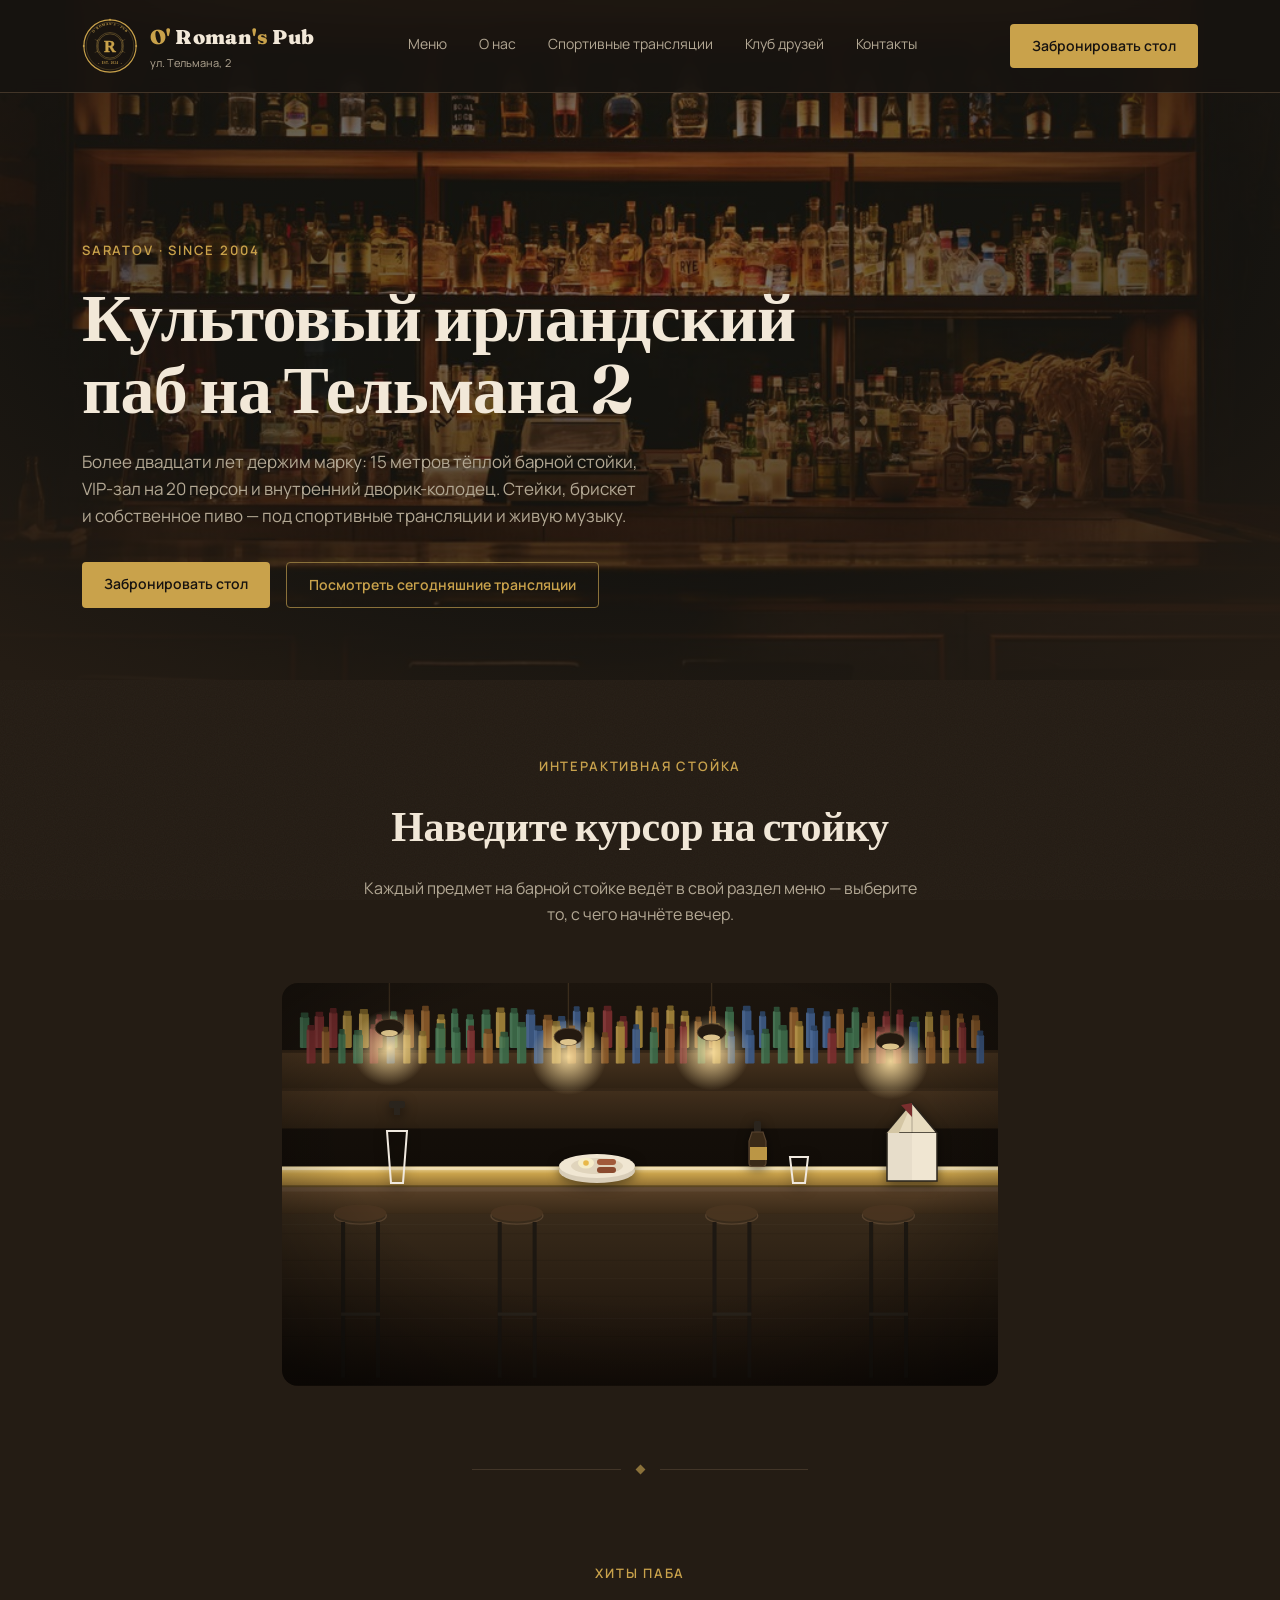
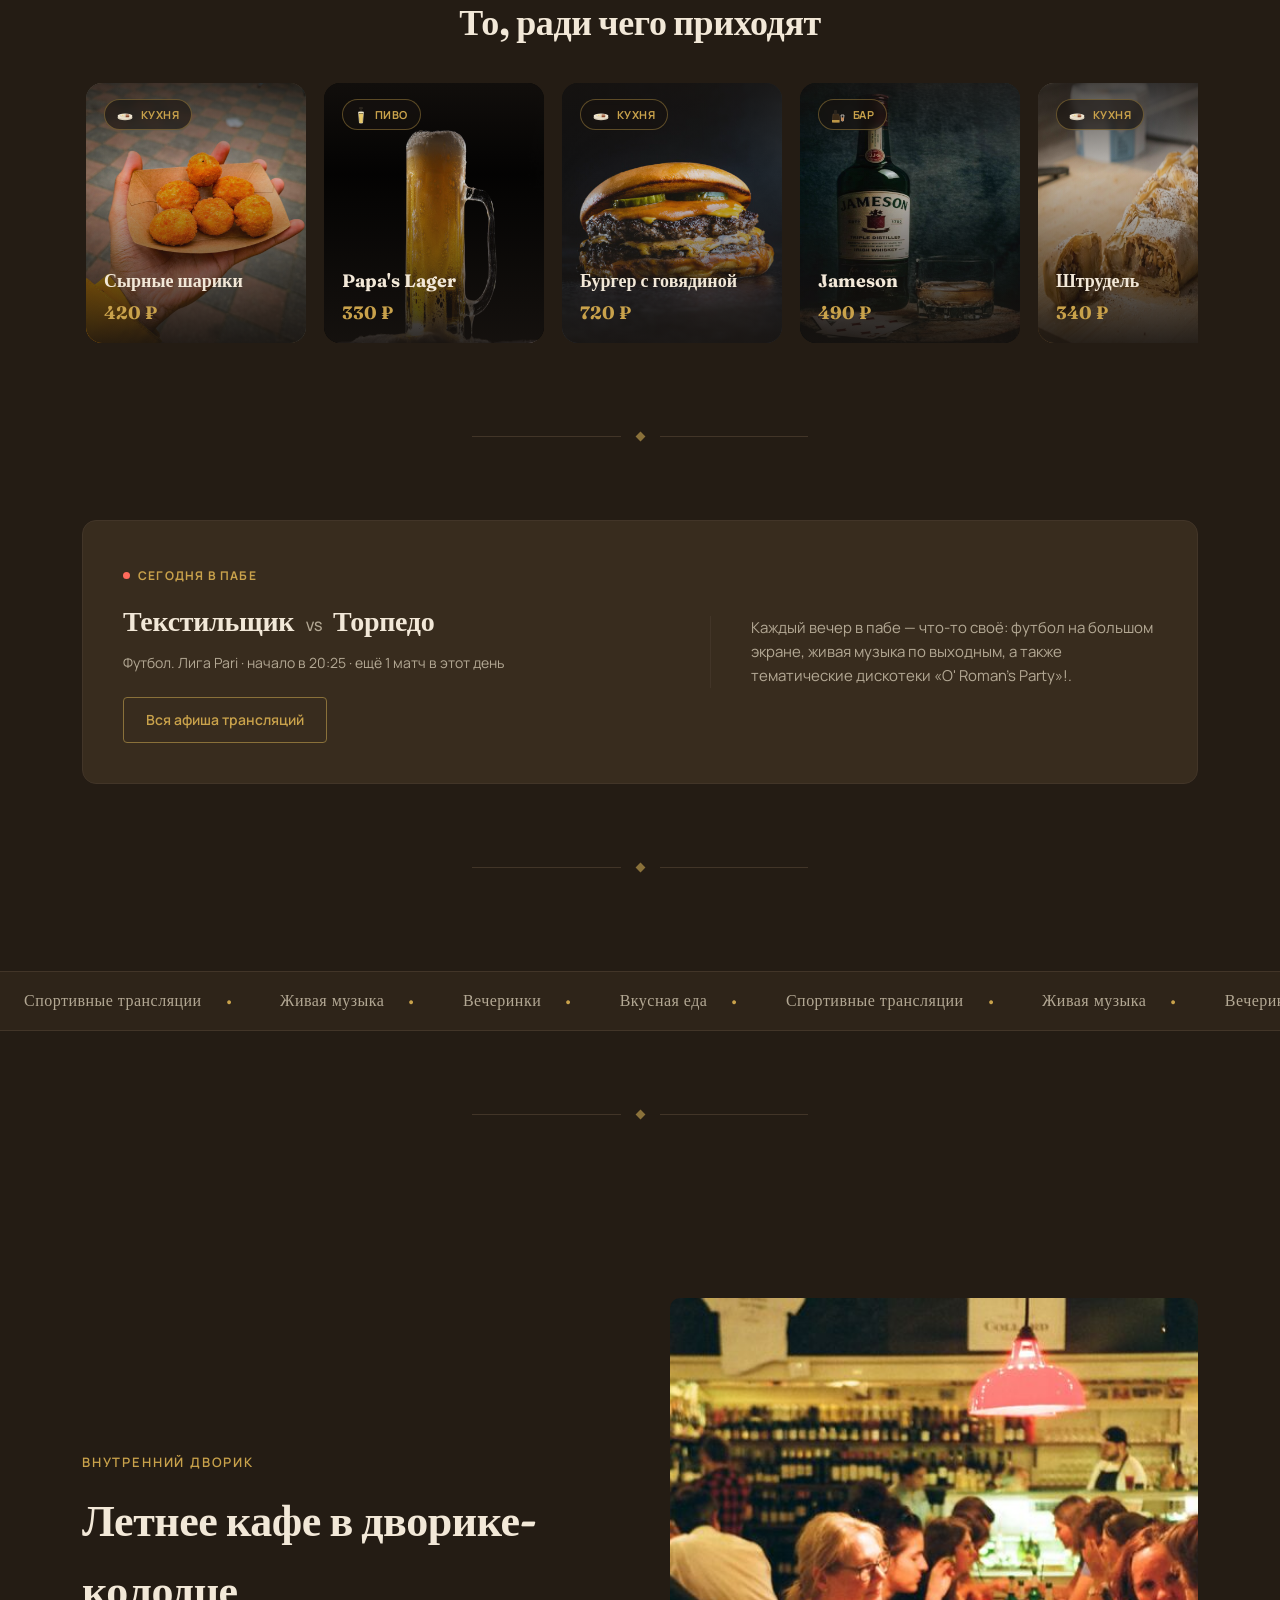
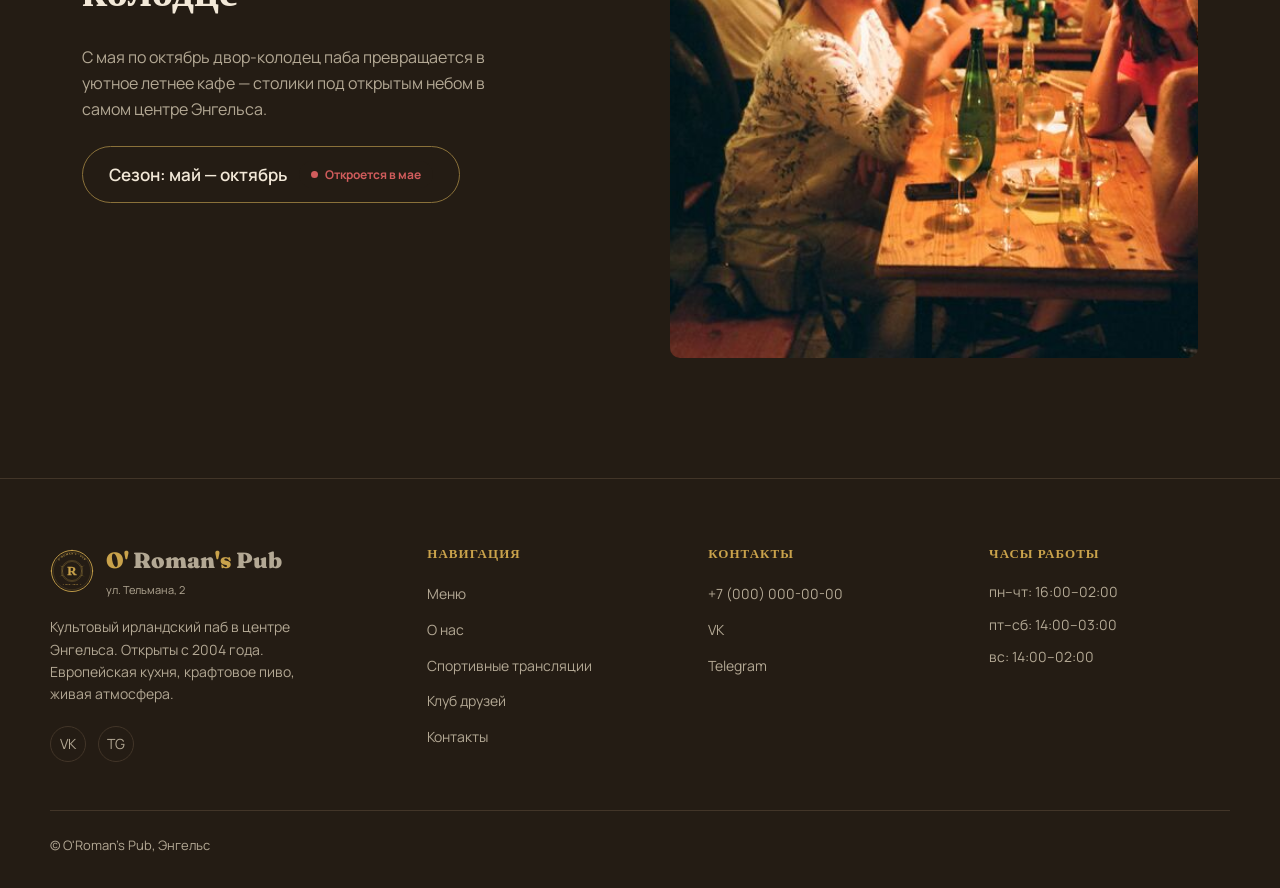
<file: index.html>
<!DOCTYPE html>
<html lang="ru">
<head>
<meta charset="UTF-8">
<meta name="viewport" content="width=device-width, initial-scale=1.0">
<title>O'Roman's Pub — Энгельс</title>
<link rel="preconnect" href="https://fonts.googleapis.com">
<link rel="preconnect" href="https://fonts.gstatic.com" crossorigin>
<link href="https://fonts.googleapis.com/css2?family=Fraunces:opsz,wght@9..144,500;9..144,700;9..144,900&family=Manrope:wght@400;500;600;700&display=swap" rel="stylesheet">
<link rel="stylesheet" href="style.css">
</head>
<body>
<div class="page-haze"></div> <!-- световая дымка -->

<header>
  <div class="header-inner">
    <div class="logo-block">
      <img src="images/logo.svg" alt="O'Roman's Pub" class="header-logo-img">
      <div class="logo-text">
        <a href="index.html" class="logo-name"><span>O'</span> Roman<span>'s</span> Pub</a>
        <span class="logo-address">ул. Тельмана, 2</span>
      </div>
    </div>
    <nav>
      <a href="menu.html">Меню</a>
      <a href="about.html">О нас</a>
      <a href="sport.html">Спортивные трансляции</a>
      <a href="loyalty.html">Клуб друзей</a>
      <a href="contacts.html">Контакты</a>
    </nav>
    <div class="header-actions">
      <a href="tel:+70000000000" class="btn restoplace-click-open">Забронировать стол</a>
    </div>
  </div>
</header>

<!-- Плавающая кнопка -->
<div class="mobile-nav-fab">
  <button class="mobile-nav-fab-btn" aria-label="Меню навигации">
    <svg class="mobile-nav-fab-icon-open" viewBox="0 0 24 24" fill="none" stroke="currentColor" stroke-width="2" stroke-linecap="round"><line x1="4" y1="7" x2="20" y2="7"/><line x1="4" y1="12" x2="20" y2="12"/><line x1="4" y1="17" x2="20" y2="17"/></svg>
    <svg class="mobile-nav-fab-icon-close" viewBox="0 0 24 24" fill="none" stroke="currentColor" stroke-width="2" stroke-linecap="round"><line x1="6" y1="6" x2="18" y2="18"/><line x1="18" y1="6" x2="6" y2="18"/></svg>
    <span class="mobile-nav-fab-btn-text">Меню</span>
  </button>
  <nav class="mobile-nav-fab-menu">
    <a href="menu.html">Меню</a>
    <a href="about.html">О нас</a>
    <a href="sport.html">Спортивные трансляции</a>
    <a href="loyalty.html">Клуб друзей</a>
    <a href="contacts.html">Контакты</a>
  </nav>
</div>

  <section class="hero" style="background-image:url('images/hero-bg.jpg')">
    <div class="hero-shade"></div>
    <div class="hero-content">
      <div class="hero-eyebrow">Saratov · Since 2004</div>
      <h1>Культовый ирландский паб на Тельмана 2</h1>
      <p class="hero-sub">Более двадцати лет держим марку: 15 метров тёплой барной стойки, VIP-зал на 20 персон и внутренний дворик-колодец. Стейки, брискет и собственное пиво — под спортивные трансляции и живую музыку.</p>
      <div class="hero-cta">
        <a href="tel:+70000000000" class="btn restoplace-click-open">Забронировать стол</a>
        <a href="sport.html" class="btn btn-outline">Посмотреть сегодняшние трансляции</a>
      </div>
    </div>
  </section>


  <section class="counter-hint">
    <div class="counter-hint-eyebrow">Интерактивная стойка</div>
    <h3 class="counter-hint-title">Наведите курсор на стойку</h3>
    <p class="counter-hint-desc">Каждый предмет на барной стойке ведёт в свой раздел меню — выберите то, с чего начнёте вечер.</p>
  </section>

  <!-- Интерактивная барная стойка -->
  <section class="counter-section" id="counter">
    <div class="counter-photo-wrap">
      <svg class="counter-illustration" viewBox="0 0 1600 900" preserveAspectRatio="xMidYMid slice" xmlns="http://www.w3.org/2000/svg" role="img" aria-label="Барная стойка O'Roman's Pub">
        <defs>
          <linearGradient id="wallGrad" x1="0" y1="0" x2="0" y2="1">
            <stop offset="0%" stop-color="#1c150e"/>
            <stop offset="100%" stop-color="#120d08"/>
          </linearGradient>
          <linearGradient id="shelfGrad" x1="0" y1="0" x2="0" y2="1">
            <stop offset="0%" stop-color="#4a3520"/>
            <stop offset="100%" stop-color="#2e2113"/>
          </linearGradient>
          <linearGradient id="brassGrad" x1="0" y1="0" x2="0" y2="1">
            <stop offset="0%" stop-color="#f2dca0"/>
            <stop offset="35%" stop-color="#c9a24b"/>
            <stop offset="100%" stop-color="#8a6a30"/>
          </linearGradient>
          <linearGradient id="woodTop" x1="0" y1="0" x2="0" y2="1">
            <stop offset="0%" stop-color="#5a4128"/>
            <stop offset="100%" stop-color="#3a2a18"/>
          </linearGradient>
          <linearGradient id="woodFront" x1="0" y1="0" x2="0" y2="1">
            <stop offset="0%" stop-color="#382a1a"/>
            <stop offset="100%" stop-color="#170f09"/>
          </linearGradient>
          <radialGradient id="lampGlow" cx="50%" cy="50%" r="50%">
            <stop offset="0%" stop-color="#ffe3a3" stop-opacity="0.9"/>
            <stop offset="100%" stop-color="#ffe3a3" stop-opacity="0"/>
          </radialGradient>
          <radialGradient id="vignette" cx="50%" cy="38%" r="75%">
            <stop offset="55%" stop-color="#000000" stop-opacity="0"/>
            <stop offset="100%" stop-color="#000000" stop-opacity="0.55"/>
          </radialGradient>
        </defs>

        <rect x="0" y="0" width="1600" height="410" fill="url(#wallGrad)"/>

        <rect x="0" y="150" width="1600" height="90" fill="url(#shelfGrad)"/>
        <rect x="0" y="150" width="1600" height="6" fill="#000" opacity="0.3"/>
        <rect x="0" y="235" width="1600" height="90" fill="url(#shelfGrad)" opacity="0.85"/>
        <rect x="0" y="235" width="1600" height="6" fill="#000" opacity="0.25"/>

        <g opacity="0.92">
          <rect x="40" y="76" width="21" height="69" rx="3" fill="#3d6b4a"/>
          <rect x="42" y="66" width="17" height="12" rx="2" fill="#2e5138"/>
          <rect x="40" y="76" width="7" height="69" fill="#5c8f6c" opacity="0.4"/>
          <rect x="73" y="74" width="21" height="71" rx="3" fill="#7a2e2e"/>
          <rect x="75" y="64" width="17" height="12" rx="2" fill="#5c2222"/>
          <rect x="73" y="74" width="7" height="71" fill="#a15252" opacity="0.4"/>
          <rect x="105" y="66" width="19" height="79" rx="3" fill="#7a2e2e"/>
          <rect x="107" y="56" width="15" height="12" rx="2" fill="#5c2222"/>
          <rect x="105" y="66" width="6" height="79" fill="#a15252" opacity="0.4"/>
          <rect x="136" y="72" width="20" height="73" rx="3" fill="#a3843a"/>
          <rect x="138" y="62" width="16" height="12" rx="2" fill="#7a6228"/>
          <rect x="136" y="72" width="6" height="73" fill="#c9a860" opacity="0.4"/>
          <rect x="172" y="68" width="22" height="77" rx="3" fill="#a3843a"/>
          <rect x="174" y="58" width="18" height="12" rx="2" fill="#7a6228"/>
          <rect x="172" y="68" width="7" height="77" fill="#c9a860" opacity="0.4"/>
          <rect x="209" y="80" width="16" height="65" rx="3" fill="#7a2e2e"/>
          <rect x="211" y="70" width="12" height="12" rx="2" fill="#5c2222"/>
          <rect x="209" y="80" width="5" height="65" fill="#a15252" opacity="0.4"/>
          <rect x="241" y="73" width="17" height="72" rx="3" fill="#3d6b4a"/>
          <rect x="243" y="63" width="13" height="12" rx="2" fill="#2e5138"/>
          <rect x="241" y="73" width="5" height="72" fill="#5c8f6c" opacity="0.4"/>
          <rect x="273" y="69" width="22" height="76" rx="3" fill="#8a5a2a"/>
          <rect x="275" y="59" width="18" height="12" rx="2" fill="#6b4520"/>
          <rect x="273" y="69" width="7" height="76" fill="#b0824f" opacity="0.4"/>
          <rect x="311" y="61" width="19" height="84" rx="3" fill="#8a5a2a"/>
          <rect x="313" y="51" width="15" height="12" rx="2" fill="#6b4520"/>
          <rect x="311" y="61" width="6" height="84" fill="#b0824f" opacity="0.4"/>
          <rect x="346" y="80" width="19" height="65" rx="3" fill="#a3843a"/>
          <rect x="348" y="70" width="15" height="12" rx="2" fill="#7a6228"/>
          <rect x="346" y="80" width="6" height="65" fill="#c9a860" opacity="0.4"/>
          <rect x="378" y="67" width="16" height="78" rx="3" fill="#3d6b4a"/>
          <rect x="380" y="57" width="12" height="12" rx="2" fill="#2e5138"/>
          <rect x="378" y="67" width="5" height="78" fill="#5c8f6c" opacity="0.4"/>
          <rect x="411" y="80" width="18" height="65" rx="3" fill="#3d6b4a"/>
          <rect x="413" y="70" width="14" height="12" rx="2" fill="#2e5138"/>
          <rect x="411" y="80" width="6" height="65" fill="#5c8f6c" opacity="0.4"/>
          <rect x="446" y="69" width="20" height="76" rx="3" fill="#3d6b4a"/>
          <rect x="448" y="59" width="16" height="12" rx="2" fill="#2e5138"/>
          <rect x="446" y="69" width="6" height="76" fill="#5c8f6c" opacity="0.4"/>
          <rect x="478" y="65" width="21" height="80" rx="3" fill="#a3843a"/>
          <rect x="480" y="55" width="17" height="12" rx="2" fill="#7a6228"/>
          <rect x="478" y="65" width="7" height="80" fill="#c9a860" opacity="0.4"/>
          <rect x="509" y="66" width="19" height="79" rx="3" fill="#3d6b4a"/>
          <rect x="511" y="56" width="15" height="12" rx="2" fill="#2e5138"/>
          <rect x="509" y="66" width="6" height="79" fill="#5c8f6c" opacity="0.4"/>
          <rect x="545" y="69" width="21" height="76" rx="3" fill="#3d5a86"/>
          <rect x="547" y="59" width="17" height="12" rx="2" fill="#2c4363"/>
          <rect x="545" y="69" width="7" height="76" fill="#5f7ea8" opacity="0.4"/>
          <rect x="583" y="81" width="22" height="64" rx="3" fill="#8a5a2a"/>
          <rect x="585" y="71" width="18" height="12" rx="2" fill="#6b4520"/>
          <rect x="583" y="81" width="7" height="64" fill="#b0824f" opacity="0.4"/>
          <rect x="615" y="84" width="20" height="61" rx="3" fill="#3d5a86"/>
          <rect x="617" y="74" width="16" height="12" rx="2" fill="#2c4363"/>
          <rect x="615" y="84" width="6" height="61" fill="#5f7ea8" opacity="0.4"/>
          <rect x="650" y="62" width="17" height="83" rx="3" fill="#3d5a86"/>
          <rect x="652" y="52" width="13" height="12" rx="2" fill="#2c4363"/>
          <rect x="650" y="62" width="5" height="83" fill="#5f7ea8" opacity="0.4"/>
          <rect x="682" y="64" width="16" height="81" rx="3" fill="#a3843a"/>
          <rect x="684" y="54" width="12" height="12" rx="2" fill="#7a6228"/>
          <rect x="682" y="64" width="5" height="81" fill="#c9a860" opacity="0.4"/>
          <rect x="717" y="61" width="21" height="84" rx="3" fill="#7a2e2e"/>
          <rect x="719" y="51" width="17" height="12" rx="2" fill="#5c2222"/>
          <rect x="717" y="61" width="7" height="84" fill="#a15252" opacity="0.4"/>
          <rect x="753" y="84" width="19" height="61" rx="3" fill="#7a2e2e"/>
          <rect x="755" y="74" width="15" height="12" rx="2" fill="#5c2222"/>
          <rect x="753" y="84" width="6" height="61" fill="#a15252" opacity="0.4"/>
          <rect x="790" y="61" width="16" height="84" rx="3" fill="#a3843a"/>
          <rect x="792" y="51" width="12" height="12" rx="2" fill="#7a6228"/>
          <rect x="790" y="61" width="5" height="84" fill="#c9a860" opacity="0.4"/>
          <rect x="826" y="65" width="16" height="80" rx="3" fill="#8a5a2a"/>
          <rect x="828" y="55" width="12" height="12" rx="2" fill="#6b4520"/>
          <rect x="826" y="65" width="5" height="80" fill="#b0824f" opacity="0.4"/>
          <rect x="859" y="60" width="18" height="85" rx="3" fill="#a3843a"/>
          <rect x="861" y="50" width="14" height="12" rx="2" fill="#7a6228"/>
          <rect x="859" y="60" width="6" height="85" fill="#c9a860" opacity="0.4"/>
          <rect x="891" y="72" width="19" height="73" rx="3" fill="#a3843a"/>
          <rect x="893" y="62" width="15" height="12" rx="2" fill="#7a6228"/>
          <rect x="891" y="72" width="6" height="73" fill="#c9a860" opacity="0.4"/>
          <rect x="922" y="85" width="16" height="60" rx="3" fill="#8a5a2a"/>
          <rect x="924" y="75" width="12" height="12" rx="2" fill="#6b4520"/>
          <rect x="922" y="85" width="5" height="60" fill="#b0824f" opacity="0.4"/>
          <rect x="954" y="62" width="16" height="83" rx="3" fill="#8a5a2a"/>
          <rect x="956" y="52" width="12" height="12" rx="2" fill="#6b4520"/>
          <rect x="954" y="62" width="5" height="83" fill="#b0824f" opacity="0.4"/>
          <rect x="990" y="63" width="20" height="82" rx="3" fill="#3d6b4a"/>
          <rect x="992" y="53" width="16" height="12" rx="2" fill="#2e5138"/>
          <rect x="990" y="63" width="6" height="82" fill="#5c8f6c" opacity="0.4"/>
          <rect x="1028" y="61" width="21" height="84" rx="3" fill="#3d5a86"/>
          <rect x="1030" y="51" width="17" height="12" rx="2" fill="#2c4363"/>
          <rect x="1028" y="61" width="7" height="84" fill="#5f7ea8" opacity="0.4"/>
          <rect x="1066" y="73" width="16" height="72" rx="3" fill="#3d5a86"/>
          <rect x="1068" y="63" width="12" height="12" rx="2" fill="#2c4363"/>
          <rect x="1066" y="73" width="5" height="72" fill="#5f7ea8" opacity="0.4"/>
          <rect x="1097" y="63" width="17" height="82" rx="3" fill="#3d6b4a"/>
          <rect x="1099" y="53" width="13" height="12" rx="2" fill="#2e5138"/>
          <rect x="1097" y="63" width="5" height="82" fill="#5c8f6c" opacity="0.4"/>
          <rect x="1134" y="64" width="20" height="81" rx="3" fill="#8a5a2a"/>
          <rect x="1136" y="54" width="16" height="12" rx="2" fill="#6b4520"/>
          <rect x="1134" y="64" width="6" height="81" fill="#b0824f" opacity="0.4"/>
          <rect x="1171" y="66" width="20" height="79" rx="3" fill="#3d5a86"/>
          <rect x="1173" y="56" width="16" height="12" rx="2" fill="#2c4363"/>
          <rect x="1171" y="66" width="6" height="79" fill="#5f7ea8" opacity="0.4"/>
          <rect x="1208" y="73" width="18" height="72" rx="3" fill="#3d5a86"/>
          <rect x="1210" y="63" width="14" height="12" rx="2" fill="#2c4363"/>
          <rect x="1208" y="73" width="6" height="72" fill="#5f7ea8" opacity="0.4"/>
          <rect x="1239" y="68" width="17" height="77" rx="3" fill="#8a5a2a"/>
          <rect x="1241" y="58" width="13" height="12" rx="2" fill="#6b4520"/>
          <rect x="1239" y="68" width="5" height="77" fill="#b0824f" opacity="0.4"/>
          <rect x="1273" y="64" width="17" height="81" rx="3" fill="#3d6b4a"/>
          <rect x="1275" y="54" width="13" height="12" rx="2" fill="#2e5138"/>
          <rect x="1273" y="64" width="5" height="81" fill="#5c8f6c" opacity="0.4"/>
          <rect x="1308" y="74" width="17" height="71" rx="3" fill="#8a5a2a"/>
          <rect x="1310" y="64" width="13" height="12" rx="2" fill="#6b4520"/>
          <rect x="1308" y="74" width="5" height="71" fill="#b0824f" opacity="0.4"/>
          <rect x="1342" y="73" width="17" height="72" rx="3" fill="#7a2e2e"/>
          <rect x="1344" y="63" width="13" height="12" rx="2" fill="#5c2222"/>
          <rect x="1342" y="73" width="5" height="72" fill="#a15252" opacity="0.4"/>
          <rect x="1373" y="69" width="16" height="76" rx="3" fill="#7a2e2e"/>
          <rect x="1375" y="59" width="12" height="12" rx="2" fill="#5c2222"/>
          <rect x="1373" y="69" width="5" height="76" fill="#a15252" opacity="0.4"/>
          <rect x="1405" y="85" width="20" height="60" rx="3" fill="#3d6b4a"/>
          <rect x="1407" y="75" width="16" height="12" rx="2" fill="#2e5138"/>
          <rect x="1405" y="85" width="6" height="60" fill="#5c8f6c" opacity="0.4"/>
          <rect x="1437" y="74" width="18" height="71" rx="3" fill="#a3843a"/>
          <rect x="1439" y="64" width="14" height="12" rx="2" fill="#7a6228"/>
          <rect x="1437" y="74" width="6" height="71" fill="#c9a860" opacity="0.4"/>
          <rect x="1471" y="71" width="22" height="74" rx="3" fill="#8a5a2a"/>
          <rect x="1473" y="61" width="18" height="12" rx="2" fill="#6b4520"/>
          <rect x="1471" y="71" width="7" height="74" fill="#b0824f" opacity="0.4"/>
          <rect x="1508" y="78" width="16" height="67" rx="3" fill="#8a5a2a"/>
          <rect x="1510" y="68" width="12" height="12" rx="2" fill="#6b4520"/>
          <rect x="1508" y="78" width="5" height="67" fill="#b0824f" opacity="0.4"/>
          <rect x="1540" y="82" width="20" height="63" rx="3" fill="#8a5a2a"/>
          <rect x="1542" y="72" width="16" height="12" rx="2" fill="#6b4520"/>
          <rect x="1540" y="82" width="6" height="63" fill="#b0824f" opacity="0.4"/>
        </g>
        <g opacity="0.92">
          <rect x="55" y="104" width="20" height="76" rx="3" fill="#7a2e2e"/>
          <rect x="57" y="94" width="16" height="12" rx="2" fill="#5c2222"/>
          <rect x="55" y="104" width="6" height="76" fill="#a15252" opacity="0.4"/>
          <rect x="89" y="108" width="17" height="72" rx="3" fill="#8a5a2a"/>
          <rect x="91" y="98" width="13" height="12" rx="2" fill="#6b4520"/>
          <rect x="89" y="108" width="5" height="72" fill="#b0824f" opacity="0.4"/>
          <rect x="126" y="113" width="16" height="67" rx="3" fill="#3d6b4a"/>
          <rect x="128" y="103" width="12" height="12" rx="2" fill="#2e5138"/>
          <rect x="126" y="113" width="5" height="67" fill="#5c8f6c" opacity="0.4"/>
          <rect x="159" y="115" width="22" height="65" rx="3" fill="#3d6b4a"/>
          <rect x="161" y="105" width="18" height="12" rx="2" fill="#2e5138"/>
          <rect x="159" y="115" width="7" height="65" fill="#5c8f6c" opacity="0.4"/>
          <rect x="196" y="102" width="19" height="78" rx="3" fill="#7a2e2e"/>
          <rect x="198" y="92" width="15" height="12" rx="2" fill="#5c2222"/>
          <rect x="196" y="102" width="6" height="78" fill="#a15252" opacity="0.4"/>
          <rect x="234" y="118" width="18" height="62" rx="3" fill="#3d5a86"/>
          <rect x="236" y="108" width="14" height="12" rx="2" fill="#2c4363"/>
          <rect x="234" y="118" width="6" height="62" fill="#5f7ea8" opacity="0.4"/>
          <rect x="271" y="115" width="16" height="65" rx="3" fill="#a3843a"/>
          <rect x="273" y="105" width="12" height="12" rx="2" fill="#7a6228"/>
          <rect x="271" y="115" width="5" height="65" fill="#c9a860" opacity="0.4"/>
          <rect x="305" y="117" width="18" height="63" rx="3" fill="#a3843a"/>
          <rect x="307" y="107" width="14" height="12" rx="2" fill="#7a6228"/>
          <rect x="305" y="117" width="6" height="63" fill="#c9a860" opacity="0.4"/>
          <rect x="343" y="100" width="22" height="80" rx="3" fill="#3d6b4a"/>
          <rect x="345" y="90" width="18" height="12" rx="2" fill="#2e5138"/>
          <rect x="343" y="100" width="7" height="80" fill="#5c8f6c" opacity="0.4"/>
          <rect x="380" y="109" width="19" height="71" rx="3" fill="#3d6b4a"/>
          <rect x="382" y="99" width="15" height="12" rx="2" fill="#2e5138"/>
          <rect x="380" y="109" width="6" height="71" fill="#5c8f6c" opacity="0.4"/>
          <rect x="414" y="105" width="17" height="75" rx="3" fill="#7a2e2e"/>
          <rect x="416" y="95" width="13" height="12" rx="2" fill="#5c2222"/>
          <rect x="414" y="105" width="5" height="75" fill="#a15252" opacity="0.4"/>
          <rect x="450" y="112" width="21" height="68" rx="3" fill="#8a5a2a"/>
          <rect x="452" y="102" width="17" height="12" rx="2" fill="#6b4520"/>
          <rect x="450" y="112" width="7" height="68" fill="#b0824f" opacity="0.4"/>
          <rect x="486" y="119" width="21" height="61" rx="3" fill="#3d6b4a"/>
          <rect x="488" y="109" width="17" height="12" rx="2" fill="#2e5138"/>
          <rect x="486" y="119" width="7" height="61" fill="#5c8f6c" opacity="0.4"/>
          <rect x="525" y="97" width="21" height="83" rx="3" fill="#3d6b4a"/>
          <rect x="527" y="87" width="17" height="12" rx="2" fill="#2e5138"/>
          <rect x="525" y="97" width="7" height="83" fill="#5c8f6c" opacity="0.4"/>
          <rect x="563" y="105" width="21" height="75" rx="3" fill="#3d5a86"/>
          <rect x="565" y="95" width="17" height="12" rx="2" fill="#2c4363"/>
          <rect x="563" y="105" width="7" height="75" fill="#5f7ea8" opacity="0.4"/>
          <rect x="603" y="95" width="20" height="85" rx="3" fill="#a3843a"/>
          <rect x="605" y="85" width="16" height="12" rx="2" fill="#7a6228"/>
          <rect x="603" y="95" width="6" height="85" fill="#c9a860" opacity="0.4"/>
          <rect x="638" y="105" width="19" height="75" rx="3" fill="#8a5a2a"/>
          <rect x="640" y="95" width="15" height="12" rx="2" fill="#6b4520"/>
          <rect x="638" y="105" width="6" height="75" fill="#b0824f" opacity="0.4"/>
          <rect x="676" y="97" width="16" height="83" rx="3" fill="#a3843a"/>
          <rect x="678" y="87" width="12" height="12" rx="2" fill="#7a6228"/>
          <rect x="676" y="97" width="5" height="83" fill="#c9a860" opacity="0.4"/>
          <rect x="713" y="120" width="17" height="60" rx="3" fill="#8a5a2a"/>
          <rect x="715" y="110" width="13" height="12" rx="2" fill="#6b4520"/>
          <rect x="713" y="120" width="5" height="60" fill="#b0824f" opacity="0.4"/>
          <rect x="746" y="96" width="20" height="84" rx="3" fill="#a3843a"/>
          <rect x="748" y="86" width="16" height="12" rx="2" fill="#7a6228"/>
          <rect x="746" y="96" width="6" height="84" fill="#c9a860" opacity="0.4"/>
          <rect x="783" y="102" width="17" height="78" rx="3" fill="#3d5a86"/>
          <rect x="785" y="92" width="13" height="12" rx="2" fill="#2c4363"/>
          <rect x="783" y="102" width="5" height="78" fill="#5f7ea8" opacity="0.4"/>
          <rect x="822" y="109" width="18" height="71" rx="3" fill="#3d6b4a"/>
          <rect x="824" y="99" width="14" height="12" rx="2" fill="#2e5138"/>
          <rect x="822" y="109" width="6" height="71" fill="#5c8f6c" opacity="0.4"/>
          <rect x="856" y="101" width="21" height="79" rx="3" fill="#8a5a2a"/>
          <rect x="858" y="91" width="17" height="12" rx="2" fill="#6b4520"/>
          <rect x="856" y="101" width="7" height="79" fill="#b0824f" opacity="0.4"/>
          <rect x="889" y="96" width="16" height="84" rx="3" fill="#7a2e2e"/>
          <rect x="891" y="86" width="12" height="12" rx="2" fill="#5c2222"/>
          <rect x="889" y="96" width="5" height="84" fill="#a15252" opacity="0.4"/>
          <rect x="929" y="116" width="17" height="64" rx="3" fill="#3d6b4a"/>
          <rect x="931" y="106" width="13" height="12" rx="2" fill="#2e5138"/>
          <rect x="929" y="116" width="5" height="64" fill="#5c8f6c" opacity="0.4"/>
          <rect x="962" y="100" width="18" height="80" rx="3" fill="#a3843a"/>
          <rect x="964" y="90" width="14" height="12" rx="2" fill="#7a6228"/>
          <rect x="962" y="100" width="6" height="80" fill="#c9a860" opacity="0.4"/>
          <rect x="996" y="118" width="16" height="62" rx="3" fill="#3d5a86"/>
          <rect x="998" y="108" width="12" height="12" rx="2" fill="#2c4363"/>
          <rect x="996" y="118" width="5" height="62" fill="#5f7ea8" opacity="0.4"/>
          <rect x="1035" y="115" width="21" height="65" rx="3" fill="#3d5a86"/>
          <rect x="1037" y="105" width="17" height="12" rx="2" fill="#2c4363"/>
          <rect x="1035" y="115" width="7" height="65" fill="#5f7ea8" opacity="0.4"/>
          <rect x="1071" y="112" width="19" height="68" rx="3" fill="#3d6b4a"/>
          <rect x="1073" y="102" width="15" height="12" rx="2" fill="#2e5138"/>
          <rect x="1071" y="112" width="6" height="68" fill="#5c8f6c" opacity="0.4"/>
          <rect x="1108" y="104" width="22" height="76" rx="3" fill="#3d6b4a"/>
          <rect x="1110" y="94" width="18" height="12" rx="2" fill="#2e5138"/>
          <rect x="1108" y="104" width="7" height="76" fill="#5c8f6c" opacity="0.4"/>
          <rect x="1146" y="95" width="19" height="85" rx="3" fill="#a3843a"/>
          <rect x="1148" y="85" width="15" height="12" rx="2" fill="#7a6228"/>
          <rect x="1146" y="95" width="6" height="85" fill="#c9a860" opacity="0.4"/>
          <rect x="1180" y="105" width="18" height="75" rx="3" fill="#3d5a86"/>
          <rect x="1182" y="95" width="14" height="12" rx="2" fill="#2c4363"/>
          <rect x="1180" y="105" width="6" height="75" fill="#5f7ea8" opacity="0.4"/>
          <rect x="1219" y="111" width="20" height="69" rx="3" fill="#7a2e2e"/>
          <rect x="1221" y="101" width="16" height="12" rx="2" fill="#5c2222"/>
          <rect x="1219" y="111" width="6" height="69" fill="#a15252" opacity="0.4"/>
          <rect x="1259" y="110" width="18" height="70" rx="3" fill="#3d6b4a"/>
          <rect x="1261" y="100" width="14" height="12" rx="2" fill="#2e5138"/>
          <rect x="1259" y="110" width="6" height="70" fill="#5c8f6c" opacity="0.4"/>
          <rect x="1294" y="99" width="17" height="81" rx="3" fill="#8a5a2a"/>
          <rect x="1296" y="89" width="13" height="12" rx="2" fill="#6b4520"/>
          <rect x="1294" y="99" width="5" height="81" fill="#b0824f" opacity="0.4"/>
          <rect x="1328" y="108" width="21" height="72" rx="3" fill="#7a2e2e"/>
          <rect x="1330" y="98" width="17" height="12" rx="2" fill="#5c2222"/>
          <rect x="1328" y="108" width="7" height="72" fill="#a15252" opacity="0.4"/>
          <rect x="1366" y="118" width="18" height="62" rx="3" fill="#7a2e2e"/>
          <rect x="1368" y="108" width="14" height="12" rx="2" fill="#5c2222"/>
          <rect x="1366" y="118" width="6" height="62" fill="#a15252" opacity="0.4"/>
          <rect x="1401" y="97" width="20" height="83" rx="3" fill="#3d5a86"/>
          <rect x="1403" y="87" width="16" height="12" rx="2" fill="#2c4363"/>
          <rect x="1401" y="97" width="6" height="83" fill="#5f7ea8" opacity="0.4"/>
          <rect x="1439" y="119" width="21" height="61" rx="3" fill="#8a5a2a"/>
          <rect x="1441" y="109" width="17" height="12" rx="2" fill="#6b4520"/>
          <rect x="1439" y="119" width="7" height="61" fill="#b0824f" opacity="0.4"/>
          <rect x="1475" y="105" width="16" height="75" rx="3" fill="#a3843a"/>
          <rect x="1477" y="95" width="12" height="12" rx="2" fill="#7a6228"/>
          <rect x="1475" y="105" width="5" height="75" fill="#c9a860" opacity="0.4"/>
          <rect x="1512" y="98" width="17" height="82" rx="3" fill="#7a2e2e"/>
          <rect x="1514" y="88" width="13" height="12" rx="2" fill="#5c2222"/>
          <rect x="1512" y="98" width="5" height="82" fill="#a15252" opacity="0.4"/>
          <rect x="1552" y="116" width="17" height="64" rx="3" fill="#3d5a86"/>
          <rect x="1554" y="106" width="13" height="12" rx="2" fill="#2c4363"/>
          <rect x="1552" y="116" width="5" height="64" fill="#5f7ea8" opacity="0.4"/>
        </g>

        <line x1="240" y1="0" x2="240" y2="90" stroke="#3a2c1c" stroke-width="3"/>
        <circle cx="240" cy="145" r="85" fill="url(#lampGlow)"/>
        <ellipse cx="240" cy="100" rx="32" ry="19" fill="#241a10" stroke="#5a4530" stroke-width="2"/>
        <ellipse cx="240" cy="112" rx="19" ry="7" fill="#ffe3a3" opacity="0.85"/>

        <line x1="640" y1="0" x2="640" y2="110" stroke="#3a2c1c" stroke-width="3"/>
        <circle cx="640" cy="165" r="85" fill="url(#lampGlow)"/>
        <ellipse cx="640" cy="120" rx="32" ry="19" fill="#241a10" stroke="#5a4530" stroke-width="2"/>
        <ellipse cx="640" cy="132" rx="19" ry="7" fill="#ffe3a3" opacity="0.85"/>

        <line x1="960" y1="0" x2="960" y2="100" stroke="#3a2c1c" stroke-width="3"/>
        <circle cx="960" cy="155" r="85" fill="url(#lampGlow)"/>
        <ellipse cx="960" cy="110" rx="32" ry="19" fill="#241a10" stroke="#5a4530" stroke-width="2"/>
        <ellipse cx="960" cy="122" rx="19" ry="7" fill="#ffe3a3" opacity="0.85"/>

        <line x1="1360" y1="0" x2="1360" y2="120" stroke="#3a2c1c" stroke-width="3"/>
        <circle cx="1360" cy="175" r="85" fill="url(#lampGlow)"/>
        <ellipse cx="1360" cy="130" rx="32" ry="19" fill="#241a10" stroke="#5a4530" stroke-width="2"/>
        <ellipse cx="1360" cy="142" rx="19" ry="7" fill="#ffe3a3" opacity="0.85"/>


        <rect x="0" y="410" width="1600" height="46" fill="url(#brassGrad)"/>
        <rect x="0" y="412" width="1600" height="6" fill="#fff" opacity="0.35"/>
        <rect x="0" y="452" width="1600" height="4" fill="#000" opacity="0.35"/>

        <rect x="0" y="456" width="1600" height="60" fill="url(#woodTop)"/>
        <rect x="0" y="456" width="1600" height="10" fill="#fff" opacity="0.06"/>

        <rect x="0" y="516" width="1600" height="384" fill="url(#woodFront)"/>
        <g opacity="0.18" stroke="#000" stroke-width="1">
          <line x1="0" y1="560" x2="1600" y2="560"/>
          <line x1="0" y1="620" x2="1600" y2="620"/>
          <line x1="0" y1="700" x2="1600" y2="700"/>
          <line x1="0" y1="790" x2="1600" y2="790"/>
        </g>
        <g opacity="0.05" stroke="#fff" stroke-width="1">
          <line x1="0" y1="540" x2="1600" y2="540"/>
          <line x1="0" y1="660" x2="1600" y2="660"/>
          <line x1="0" y1="750" x2="1600" y2="750"/>
        </g>

        <!-- барные стулья перед стойкой (высокие, с подставкой для ног) -->
        <g opacity="0.92">
          <g>
            <ellipse cx="175" cy="520" rx="58" ry="19" fill="#3a2c1c" stroke="#5a4530" stroke-width="3"/>
            <ellipse cx="175" cy="514" rx="58" ry="19" fill="#4a3520"/>
            <rect x="210" y="534" width="9" height="348" fill="#1c1712"/>
            <rect x="132" y="534" width="9" height="348" fill="#1c1712"/>
            <line x1="132" y1="740" x2="219" y2="740" stroke="#2a241d" stroke-width="7"/>
          </g>
          <g>
            <ellipse cx="525" cy="520" rx="58" ry="19" fill="#3a2c1c" stroke="#5a4530" stroke-width="3"/>
            <ellipse cx="525" cy="514" rx="58" ry="19" fill="#4a3520"/>
            <rect x="560" y="534" width="9" height="348" fill="#1c1712"/>
            <rect x="482" y="534" width="9" height="348" fill="#1c1712"/>
            <line x1="482" y1="740" x2="569" y2="740" stroke="#2a241d" stroke-width="7"/>
          </g>
          <g>
            <ellipse cx="1005" cy="520" rx="58" ry="19" fill="#3a2c1c" stroke="#5a4530" stroke-width="3"/>
            <ellipse cx="1005" cy="514" rx="58" ry="19" fill="#4a3520"/>
            <rect x="1040" y="534" width="9" height="348" fill="#1c1712"/>
            <rect x="962" y="534" width="9" height="348" fill="#1c1712"/>
            <line x1="962" y1="740" x2="1049" y2="740" stroke="#2a241d" stroke-width="7"/>
          </g>
          <g>
            <ellipse cx="1355" cy="520" rx="58" ry="19" fill="#3a2c1c" stroke="#5a4530" stroke-width="3"/>
            <ellipse cx="1355" cy="514" rx="58" ry="19" fill="#4a3520"/>
            <rect x="1390" y="534" width="9" height="348" fill="#1c1712"/>
            <rect x="1312" y="534" width="9" height="348" fill="#1c1712"/>
            <line x1="1312" y1="740" x2="1399" y2="740" stroke="#2a241d" stroke-width="7"/>
          </g>
        </g>

        <rect x="0" y="0" width="1600" height="900" fill="url(#vignette)"/>
      </svg>

      <a href="menu.html#beer" class="hotspot hotspot-beer" style="top:50.7%; left:16%;">
        <span class="hotspot-icon">
          <svg width="46" height="86" viewBox="0 0 46 86">
            <rect x="15" y="0" width="16" height="7" rx="2" fill="#2a241d"/>
            <rect x="20" y="7" width="6" height="7" fill="#2a241d"/>
            <rect class="pour-stream" x="21.4" y="14" width="3.2" height="16" fill="#f2e0a0"/>
            <path class="glass-outline" d="M13 30 L33 30 L29 82 L17 82 Z" fill="none" stroke="#f0e9df" stroke-width="2"/>
            <clipPath id="glassClipBeer"><path d="M13 30 L33 30 L29 82 L17 82 Z"/></clipPath>
            <rect class="pour-fill" x="13" y="33" width="20" height="49" fill="#e8c96a" clip-path="url(#glassClipBeer)"/>
            <ellipse class="pour-foam" cx="23" cy="31" rx="10" ry="3.2" fill="#f5ecc8"/>
          </svg>
        </span>
        <span class="hotspot-label">Пивное меню</span>
      </a>

      <a href="menu.html#kitchen" class="hotspot hotspot-kitchen" style="top:50.7%; left:44%;">
        <span class="hotspot-icon">
          <svg width="82" height="66" viewBox="0 0 82 66">
            <g class="steam-wisp steam-1">
              <path d="M27 24 Q23 16 27 10 Q31 4 27 -3" stroke="#f0e9df" stroke-width="2.4" fill="none" stroke-linecap="round"/>
            </g>
            <g class="steam-wisp steam-2">
              <path d="M41 24 Q37 15 41 9 Q45 3 41 -5" stroke="#f0e9df" stroke-width="2.4" fill="none" stroke-linecap="round"/>
            </g>
            <g class="steam-wisp steam-3">
              <path d="M55 24 Q51 16 55 10 Q59 4 55 -3" stroke="#f0e9df" stroke-width="2.4" fill="none" stroke-linecap="round"/>
            </g>
            <ellipse cx="41" cy="50" rx="38" ry="12" fill="#d8cdb8"/>
            <ellipse cx="41" cy="45" rx="38" ry="12" fill="#f0e6d2"/>
            <ellipse cx="41" cy="45" rx="26" ry="8" fill="#e0d4bc"/>
            <ellipse cx="30" cy="42" rx="8" ry="5.5" fill="#f5ecc8"/>
            <circle cx="30" cy="42" r="2.8" fill="#e8b84a"/>
            <rect x="41" y="38" width="19" height="6" rx="3" fill="#a15a3a"/>
            <rect x="41" y="46" width="19" height="6" rx="3" fill="#8a4a2e"/>
          </svg>
        </span>
        <span class="hotspot-label">Меню кухни</span>
      </a>

      <a href="menu.html#bar" class="hotspot hotspot-bar" style="top:50.7%; left:70%;">
        <span class="hotspot-icon">
          <svg width="78" height="70" viewBox="0 0 78 70">
            <path class="whiskey-stream" d="M44 13 L55 39" fill="none" stroke="#c9834a" stroke-width="2.6" stroke-linecap="round"/>
            <path d="M46 40 L64 40 L61 66 L49 66 Z" fill="none" stroke="#f0e9df" stroke-width="2"/>
            <clipPath id="glassClipBar"><path d="M46 40 L64 40 L61 66 L49 66 Z"/></clipPath>
            <rect class="whiskey-fill" x="46" y="48" width="18" height="18" fill="#c9834a" clip-path="url(#glassClipBar)"/>
            <g class="bottle-group">
              <rect x="10" y="4" width="7" height="11" rx="1.5" fill="#2a241d"/>
              <path d="M8 15 h11 l3 9 v22 a3.5 3.5 0 01-3.5 3.5 h-10 a3.5 3.5 0 01-3.5-3.5 v-22 z" fill="#3a2a18" stroke="#5a4530" stroke-width="1.2"/>
              <rect x="6" y="30" width="17" height="13" fill="#c9a24b" opacity="0.9"/>
            </g>
          </svg>
        </span>
        <span class="hotspot-label">Барное меню</span>
      </a>

      <a href="sport.html" class="hotspot hotspot-events" style="top:50.7%; left:88%;">
        <span class="hotspot-icon">
          <svg width="66" height="88" viewBox="0 0 66 88">
            <path d="M33 4 L58 34 L8 34 Z" fill="#e8dcc0" stroke="#2a241d" stroke-width="1.5"/>
            <path d="M33 4 L33 34" stroke="#2a241d" stroke-width="1" opacity="0.3"/>
            <path d="M33 4 L20 34 L8 34 Z" fill="#d4c6a4"/>
            <path d="M8 34 L8 82 L58 82 L58 34" fill="#f0e6d2" stroke="#2a241d" stroke-width="1.5"/>
            <path d="M8 34 L33 34 L33 82 L8 82 Z" fill="#000" opacity="0.04"/>
            <path d="M22 6 L33 4 L33 18 Z" fill="#7a2e2e"/>
            <line class="tent-line tent-line-1" x1="15" y1="46" x2="51" y2="46" stroke="#7a2e2e" stroke-width="2.4" stroke-linecap="round"/>
            <line class="tent-line tent-line-2" x1="15" y1="58" x2="46" y2="58" stroke="#5a4f3d" stroke-width="1.8" stroke-linecap="round"/>
            <line class="tent-line tent-line-3" x1="15" y1="67" x2="41" y2="67" stroke="#5a4f3d" stroke-width="1.8" stroke-linecap="round"/>
            <line class="tent-line tent-line-4" x1="15" y1="76" x2="37" y2="76" stroke="#5a4f3d" stroke-width="1.8" stroke-linecap="round"/>
          </svg>
        </span>
        <span class="hotspot-label">Афиша и события</span>
      </a>
    </div>
  </section>

  <div class="section-divider"><span class="diamond"></span></div>

  <!-- Лента "Хиты паба" -->
  <section class="highlights">
    <div class="highlights-head">
      <div class="highlights-eyebrow">Хиты паба</div>
      <h2>То, ради чего приходят</h2>
    </div>
    <div class="hits-strip">
      <a href="menu.html#kitchen" class="hit-card" data-reveal style="background-image:url('images/menu/kitchen/syrnye-shariki.jpg')">
        <div class="hit-card-overlay"></div>
        <div class="hit-card-category">
          <svg width="16" height="14" viewBox="0 0 30 26"><ellipse cx="15" cy="18" rx="14" ry="5" fill="#d8cdb8"/><ellipse cx="15" cy="15" rx="14" ry="5" fill="#f0e6d2"/><ellipse cx="15" cy="15" rx="9.5" ry="3.2" fill="#e0d4bc"/><ellipse cx="11" cy="13.5" rx="3" ry="2" fill="#f5ecc8"/><circle cx="11" cy="13.5" r="1" fill="#e8b84a"/><rect x="16" y="12" width="7" height="2.3" rx="1.1" fill="#a15a3a"/><rect x="16" y="15" width="7" height="2.3" rx="1.1" fill="#8a4a2e"/></svg>
          Кухня
        </div>
        <div class="hit-card-bottom">
          <span class="hit-name">Сырные шарики</span>
          <span class="hit-price">420 ₽</span>
        </div>
      </a>
      <a href="menu.html#beer" class="hit-card" data-reveal style="background-image:url('images/menu/beer/lager.jpg')">
        <div class="hit-card-overlay"></div>
        <div class="hit-card-category">
          <svg width="12" height="17" viewBox="0 0 24 34"><rect x="8" y="0" width="8" height="4" rx="1.2" fill="#2a241d"/><rect x="10.5" y="4" width="3" height="4" fill="#2a241d"/><path d="M7 10 L17 10 L15 32 L9 32 Z" fill="none" stroke="#f0e9df" stroke-width="1.4"/><path d="M7.5 13 L16.5 13 L15 32 L9 32 Z" fill="#e8c96a"/><ellipse cx="12" cy="11" rx="5" ry="1.6" fill="#f5ecc8"/></svg>
          Пиво
        </div>
        <div class="hit-card-bottom">
          <span class="hit-name">Papa's Lager</span>
          <span class="hit-price">330 ₽</span>
        </div>
      </a>
      <a href="menu.html#kitchen" class="hit-card" data-reveal style="background-image:url('images/menu/kitchen/burger-govyadina.jpg')">
        <div class="hit-card-overlay"></div>
        <div class="hit-card-category">
          <svg width="16" height="14" viewBox="0 0 30 26"><ellipse cx="15" cy="18" rx="14" ry="5" fill="#d8cdb8"/><ellipse cx="15" cy="15" rx="14" ry="5" fill="#f0e6d2"/><ellipse cx="15" cy="15" rx="9.5" ry="3.2" fill="#e0d4bc"/><ellipse cx="11" cy="13.5" rx="3" ry="2" fill="#f5ecc8"/><circle cx="11" cy="13.5" r="1" fill="#e8b84a"/><rect x="16" y="12" width="7" height="2.3" rx="1.1" fill="#a15a3a"/><rect x="16" y="15" width="7" height="2.3" rx="1.1" fill="#8a4a2e"/></svg>
          Кухня
        </div>
        <div class="hit-card-bottom">
          <span class="hit-name">Бургер с говядиной</span>
          <span class="hit-price">720 ₽</span>
        </div>
      </a>
      <a href="menu.html#bar" class="hit-card" data-reveal style="background-image:url('images/menu/bar/jameson.jpg')">
        <div class="hit-card-overlay"></div>
        <div class="hit-card-category">
          <svg width="14" height="15" viewBox="0 0 28 30"><path d="M4 12 l11 0 3 8 v6 a3 3 0 01-3 3 h-9 a3 3 0 01-3-3 v-6 z" fill="#3a2a18" stroke="#5a4530" stroke-width="1"/><rect x="2" y="24" width="15" height="5" fill="#c9a24b" opacity="0.9"/><rect x="6" y="4" width="6" height="9" rx="1.3" fill="#2a241d"/><path d="M20 14 L26 14 L24.5 26 L21.5 26 Z" fill="none" stroke="#f0e9df" stroke-width="1.4"/><path d="M20.5 19 L25.5 19 L24.5 26 L21.5 26 Z" fill="#c9834a"/></svg>
          Бар
        </div>
        <div class="hit-card-bottom">
          <span class="hit-name">Jameson</span>
          <span class="hit-price">490 ₽</span>
        </div>
      </a>
      <a href="menu.html#kitchen" class="hit-card" data-reveal style="background-image:url('images/menu/kitchen/shtrudel.jpg')">
        <div class="hit-card-overlay"></div>
        <div class="hit-card-category">
          <svg width="16" height="14" viewBox="0 0 30 26"><ellipse cx="15" cy="18" rx="14" ry="5" fill="#d8cdb8"/><ellipse cx="15" cy="15" rx="14" ry="5" fill="#f0e6d2"/><ellipse cx="15" cy="15" rx="9.5" ry="3.2" fill="#e0d4bc"/><ellipse cx="11" cy="13.5" rx="3" ry="2" fill="#f5ecc8"/><circle cx="11" cy="13.5" r="1" fill="#e8b84a"/><rect x="16" y="12" width="7" height="2.3" rx="1.1" fill="#a15a3a"/><rect x="16" y="15" width="7" height="2.3" rx="1.1" fill="#8a4a2e"/></svg>
          Кухня
        </div>
        <div class="hit-card-bottom">
          <span class="hit-name">Штрудель</span>
          <span class="hit-price">340 ₽</span>
        </div>
      </a>
      <a href="menu.html#kitchen" class="hit-card" data-reveal style="background-image:url('images/menu/kitchen/steik-salat.jpg')">
        <div class="hit-card-overlay"></div>
        <div class="hit-card-category">
          <svg width="16" height="14" viewBox="0 0 30 26"><ellipse cx="15" cy="18" rx="14" ry="5" fill="#d8cdb8"/><ellipse cx="15" cy="15" rx="14" ry="5" fill="#f0e6d2"/><ellipse cx="15" cy="15" rx="9.5" ry="3.2" fill="#e0d4bc"/><ellipse cx="11" cy="13.5" rx="3" ry="2" fill="#f5ecc8"/><circle cx="11" cy="13.5" r="1" fill="#e8b84a"/><rect x="16" y="12" width="7" height="2.3" rx="1.1" fill="#a15a3a"/><rect x="16" y="15" width="7" height="2.3" rx="1.1" fill="#8a4a2e"/></svg>
          Кухня
        </div>
        <div class="hit-card-bottom">
          <span class="hit-name">Салат со стейком</span>
          <span class="hit-price">640 ₽</span>
        </div>
      </a>
    </div>
  </section>

  <div class="section-divider"><span class="diamond"></span></div>

  <!-- Блок "Сегодня в пабе" -->
  <section class="today-block">
    <div class="today-card" data-reveal>
      <div class="today-left">
        <div class="today-eyebrow"><span class="today-dot"></span><span id="todayLabel">Сегодня в пабе</span></div>
        <h3 class="today-match" id="todayMatchTeams">Загружаем афишу…</h3>
        <p class="today-meta" id="todayMatchMeta">&nbsp;</p>
        <a href="sport.html" class="btn btn-outline">Вся афиша трансляций</a>
      </div>
      <div class="today-right">
        <p>Каждый вечер в пабе — что-то своё: футбол на большом экране, живая музыка по выходным, а также тематические дискотеки «O' Roman's Party»!.</p>
      </div>
    </div>
  </section>

  <div class="section-divider"><span class="diamond"></span></div>

  <!-- Бегущая строка -->

  <div class="ticker-wrap">
    <div class="ticker">
      <span>Спортивные трансляции</span><span>Живая музыка</span><span>Вечеринки</span><span>Вкусная еда</span>
      <span>Спортивные трансляции</span><span>Живая музыка</span><span>Вечеринки</span><span>Вкусная еда</span>
      <span>Спортивные трансляции</span><span>Живая музыка</span><span>Вечеринки</span><span>Вкусная еда</span>
      <span>Спортивные трансляции</span><span>Живая музыка</span><span>Вечеринки</span><span>Вкусная еда</span>
      <span>Спортивные трансляции</span><span>Живая музыка</span><span>Вечеринки</span><span>Вкусная еда</span>
      <span>Спортивные трансляции</span><span>Живая музыка</span><span>Вечеринки</span><span>Вкусная еда</span>
      <span>Спортивные трансляции</span><span>Живая музыка</span><span>Вечеринки</span><span>Вкусная еда</span>
      <span>Спортивные трансляции</span><span>Живая музыка</span><span>Вечеринки</span><span>Вкусная еда</span>
    </div>
  </div>

  <div class="section-divider"><span class="diamond"></span></div>

  <section class="courtyard" id="courtyard">
    <div>
      <div class="courtyard-eyebrow">Внутренний дворик</div>
      <h2>Летнее кафе в&nbsp;дворике-колодце </h2>
      <p>С мая по октябрь двор-колодец паба превращается в уютное летнее кафе — столики под открытым небом в самом центре Энгельса.</p>
      <div class="courtyard-season">Сезон: май — октябрь
        <span class="open-status" id="seasonStatus"><span class="status-dot"></span><span class="status-text">—</span></span>
      </div>
    </div>
    <div class="courtyard-img" id="courtyardImg">
      <img src="images/about/courtyard.jpg" alt="Летний дворик паба" loading="lazy">
    </div>
  </section>

</main>

<footer id="footer">
  <div class="footer-inner">
    <div>
      <a href="index.html" class="footer-logo-block">
        <img src="images/logo.svg" alt="O'Roman's Pub" class="footer-logo-img">
        <div>
          <div class="footer-logo"><span>O'</span> Roman<span>'s</span> Pub</div> 
          <span class="footer-logo-address">ул. Тельмана, 2</span>
        </div>
      </a>
      <p class="footer-desc">Культовый ирландский паб в центре Энгельса. Открыты с 2004 года. Европейская кухня, крафтовое пиво, живая атмосфера.</p>
      <div class="footer-social">
        <a href=" https://#" aria-label="VK">VK</a>
        <a href=" https://#" aria-label="Telegram">TG</a>
      </div>
    </div>
    <div>
      <h4>Навигация</h4>
      <ul>
        <li><a href="menu.html">Меню</a></li>
        <li><a href="about.html">О нас</a></li>
        <li><a href="sport.html">Спортивные трансляции</a></li>
        <li><a href="loyalty.html">Клуб друзей</a></li>
        <li><a href="contacts.html">Контакты</a></li>
      </ul>
    </div>
    <div>
      <h4>Контакты</h4>
      <ul>
        <li><a href="tel:+70000000000">+7 (000) 000-00-00</a></li>
        <li><a href=" https://#" target="_blank" rel="noopener">VK</a></li>
        <li><a href=" https://#" target="_blank" rel="noopener">Telegram</a></li>
      </ul>
    </div>
    <div>
      <h4>Часы работы</h4>
      <ul style="color: var(--text-dim); font-size: 14px;">
        <li>пн–чт: 16:00–02:00</li>
        <li>пт–сб: 14:00–03:00</li>
        <li>вс: 14:00–02:00</li>
      </ul>
    </div>
  </div>
  <div class="footer-bottom">
    <span>© O'Roman's Pub, Энгельс</span>
    
  </div>
</footer>

<script src="script.js"></script>

</body>
</html>
</file>
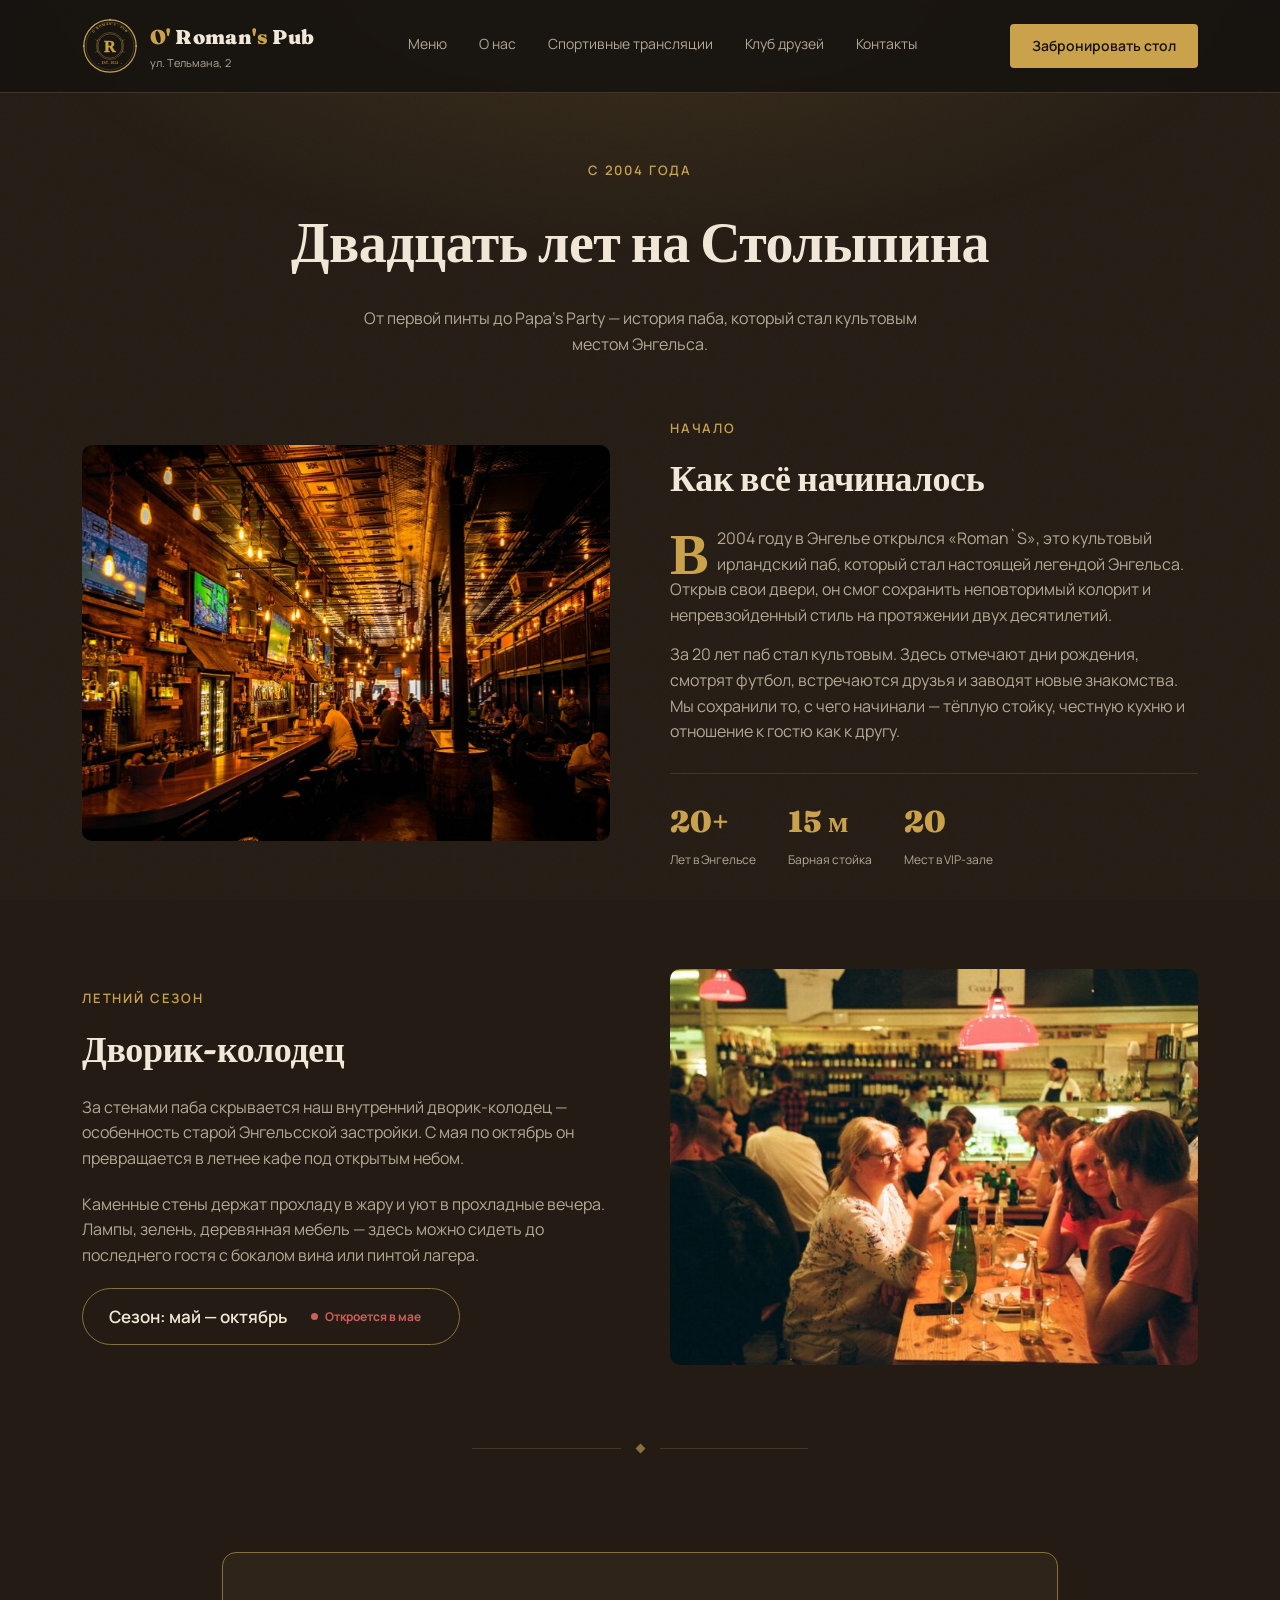
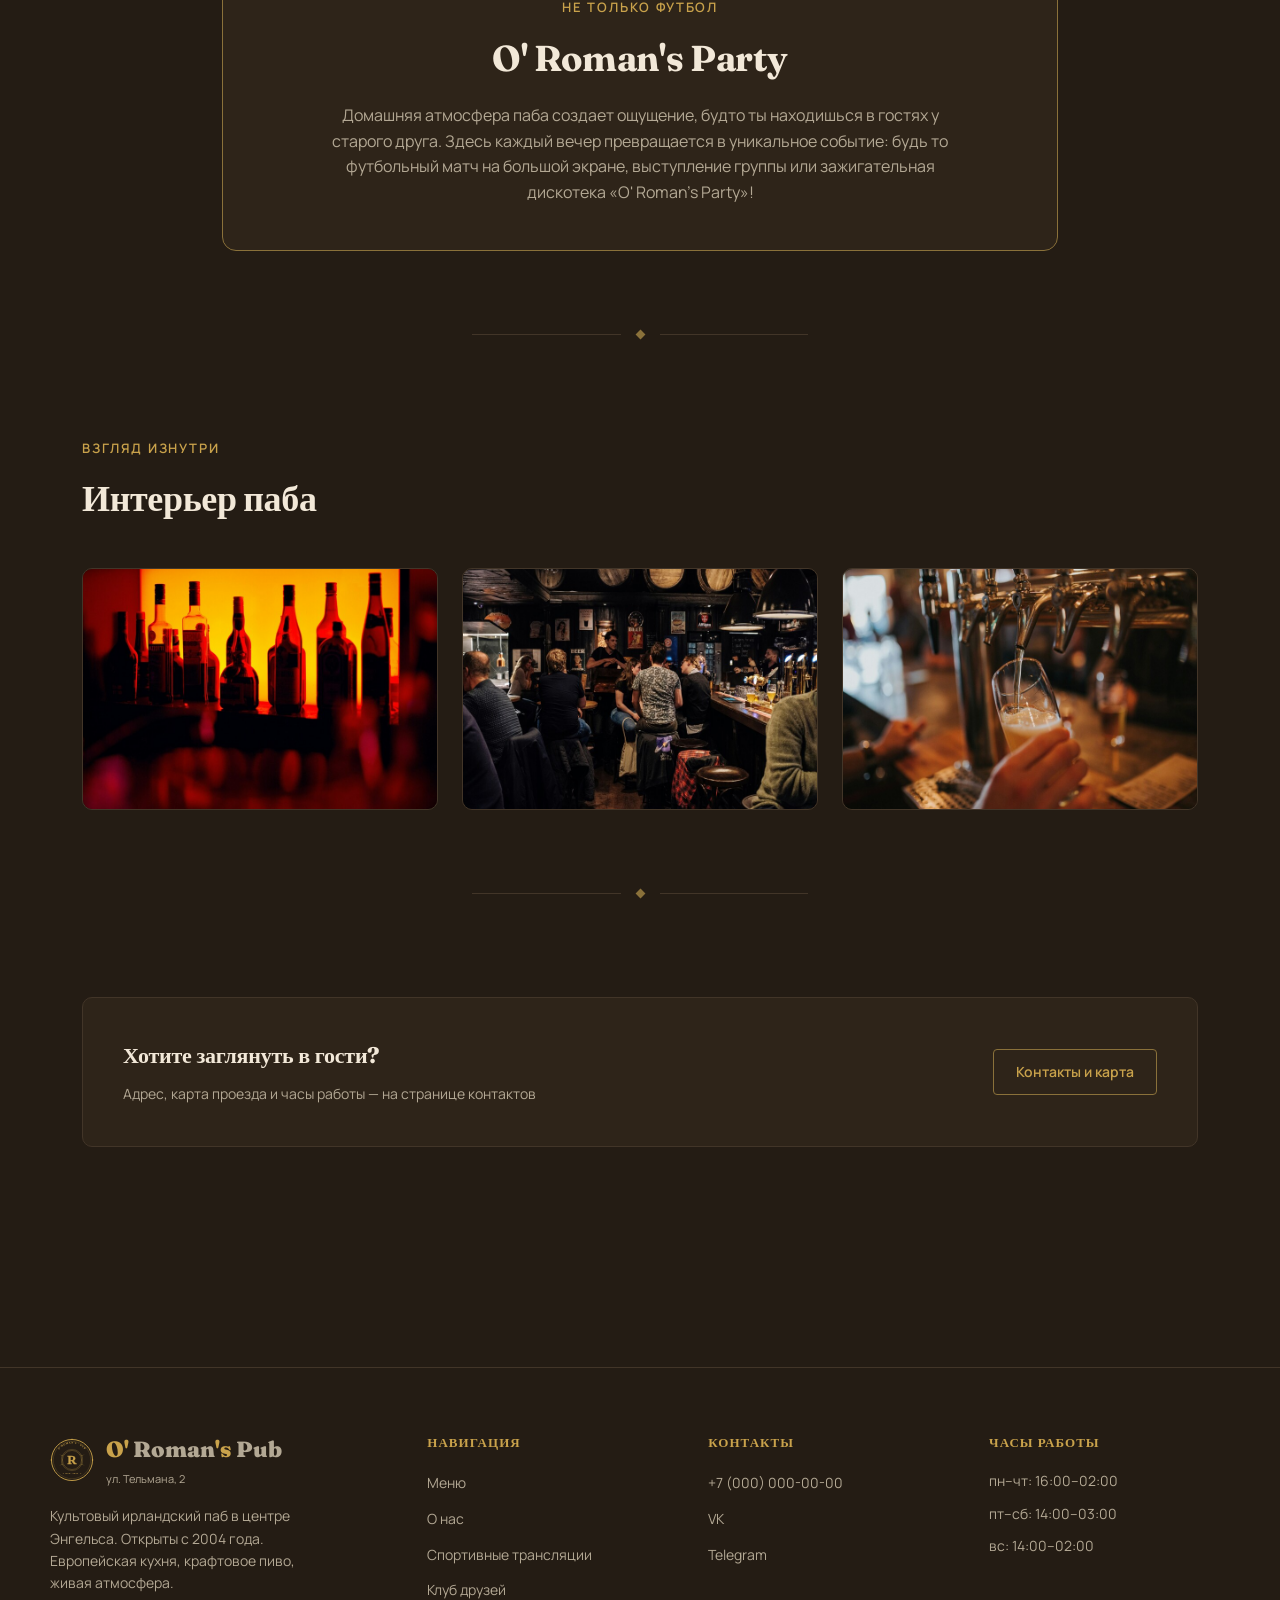
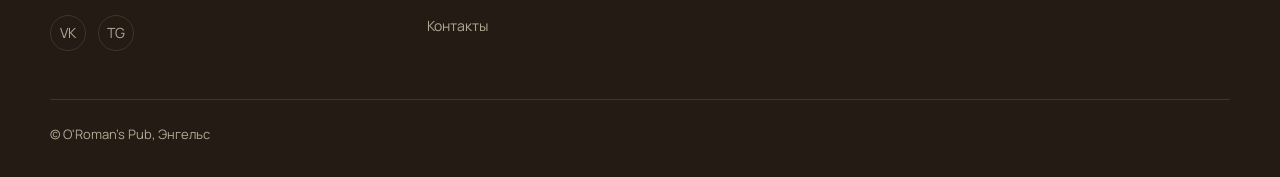
<file: about.html>
<!DOCTYPE html>
<html lang="ru">
<head>
<meta charset="UTF-8">
<meta name="viewport" content="width=device-width, initial-scale=1.0">
<title>О нас — O'Roman's Pub</title>
<link rel="preconnect" href="https://fonts.googleapis.com">
<link rel="preconnect" href="https://fonts.gstatic.com" crossorigin>
<link href="https://fonts.googleapis.com/css2?family=Fraunces:opsz,wght@9..144,500;9..144,700;9..144,900&family=Manrope:wght@400;500;600;700&display=swap" rel="stylesheet">
<link rel="stylesheet" href="style.css">
</head>
<body>
<div class="page-haze"></div> <!-- световая дымка -->

<header>
  <div class="header-inner">
    <div class="logo-block">
      <img src="images/logo.svg" alt="O'Roman's Pub" class="header-logo-img">
      <div class="logo-text">
        <a href="index.html" class="logo-name"><span>O'</span> Roman<span>'s</span> Pub</a>
        <span class="logo-address">ул. Тельмана, 2</span>
      </div>
    </div>
    <nav>
      <a href="menu.html">Меню</a>
      <a href="about.html">О нас</a>
      <a href="sport.html">Спортивные трансляции</a>
      <a href="loyalty.html">Клуб друзей</a>
      <a href="contacts.html">Контакты</a>
    </nav>
    <div class="header-actions">
      <a href="tel:+70000000000" class="btn restoplace-click-open">Забронировать стол</a>
    </div>
  </div>
</header>

<div class="mobile-nav-fab">
  <button class="mobile-nav-fab-btn" aria-label="Меню навигации">
    <svg class="mobile-nav-fab-icon-open" viewBox="0 0 24 24" fill="none" stroke="currentColor" stroke-width="2" stroke-linecap="round"><line x1="4" y1="7" x2="20" y2="7"/><line x1="4" y1="12" x2="20" y2="12"/><line x1="4" y1="17" x2="20" y2="17"/></svg>
    <svg class="mobile-nav-fab-icon-close" viewBox="0 0 24 24" fill="none" stroke="currentColor" stroke-width="2" stroke-linecap="round"><line x1="6" y1="6" x2="18" y2="18"/><line x1="18" y1="6" x2="6" y2="18"/></svg>
    <span class="mobile-nav-fab-btn-text">Меню</span>
  </button>
  <nav class="mobile-nav-fab-menu">
    <a href="menu.html">Меню</a>
    <a href="about.html" class="active">О нас</a>
    <a href="sport.html">Спортивные трансляции</a>
    <a href="loyalty.html">Клуб друзей</a>
    <a href="contacts.html">Контакты</a>
  </nav>
</div>

<main>

  <section class="about-hero">
    <div class="about-hero-eyebrow">С 2004 года</div>
    <h1>Двадцать лет на Столыпина</h1>
    <p>От первой пинты до Papa's Party — история паба, который стал культовым местом Энгельса.</p>
  </section>

  <section class="story">
    <div class="story-img" data-reveal id="parallaxImg1">
      <img src="images/about/interior-1.jpg" alt="Интерьер паба">
    </div>
    <div class="story-text" data-reveal>
      <div class="story-eyebrow">Начало</div>
      <h2>Как всё начиналось</h2>
      <p class="drop-cap">В 2004 году в Энгелье открылся «Roman`S», это культовый ирландский паб, который стал настоящей легендой Энгельса. Открыв свои двери, он смог сохранить неповторимый колорит и непревзойденный стиль на протяжении двух десятилетий.</p>
      <p>За 20 лет паб стал культовым. Здесь отмечают дни рождения, смотрят футбол, встречаются друзья и заводят новые знакомства. Мы сохранили то, с чего начинали — тёплую стойку, честную кухню и отношение к гостю как к другу.</p>
      <div class="stats-row">
        <div class="stat-item"><span class="stat-num">20+</span><span class="stat-label">Лет в Энгельсе</span></div>
        <div class="stat-item"><span class="stat-num">15 м</span><span class="stat-label">Барная стойка</span></div>
        <div class="stat-item"><span class="stat-num">20</span><span class="stat-label">Мест в VIP-зале</span></div>
      </div>
    </div>
  </section>

  <section class="courtyard-block">
    <div>
      <div class="courtyard-eyebrow">Летний сезон</div>
      <h2>Дворик-колодец</h2>
      <p>За стенами паба скрывается наш внутренний дворик-колодец — особенность старой Энгельсской застройки. С мая по октябрь он превращается в летнее кафе под открытым небом.</p>
      <p>Каменные стены держат прохладу в жару и уют в прохладные вечера. Лампы, зелень, деревянная мебель — здесь можно сидеть до последнего гостя с бокалом вина или пинтой лагера.</p>
      <div class="season-badge">Сезон: май — октябрь
        <span class="open-status" id="seasonStatus"><span class="status-dot"></span><span class="status-text">—</span></span>
      </div>
    </div>
    <div class="story-img" data-reveal>
      <img src="images/about/courtyard.jpg" alt="Летний дворик паба">
    </div>
  </section>

  <div class="section-divider"><span class="diamond"></span></div>

  <section class="party-block" data-reveal>
    <div class="party-inner">
      <div class="party-eyebrow">Не только футбол</div>
      <h2>O' Roman's Party</h2>
      <p>Домашняя атмосфера паба создает ощущение, будто ты находишься в гостях у старого друга. Здесь каждый вечер превращается в уникальное событие: будь то футбольный матч на большой экране, выступление группы или зажигательная дискотека «O' Roman's Party»!</p>
    </div>
  </section>

  <div class="section-divider"><span class="diamond"></span></div>

  <section class="team">
    <div class="team-head">
      <div class="team-head-eyebrow">Взгляд изнутри</div>
      <h2>Интерьер паба</h2>
    </div>
    <div class="team-grid">
      <div class="team-card" data-reveal>
        <img src="images/about/interior-3.jpg" alt="Интерьер паба" loading="lazy">
      </div>
      <div class="team-card" data-reveal>
        <img src="images/about/interior-2.jpg" alt="Интерьер паба" loading="lazy">
      </div>
      <div class="team-card" data-reveal>
        <img src="images/about/interior-4.jpg" alt="Интерьер паба" loading="lazy">
      </div>
    </div>
  </section>

  <div class="section-divider"><span class="diamond"></span></div>

  <section class="map-block">
    <div class="map-inner" data-reveal>
      <div>
        <h3>Хотите заглянуть в гости?</h3>
        <p>Адрес, карта проезда и часы работы — на странице контактов</p>
      </div>
      <a href="contacts.html" class="btn btn-outline">Контакты и карта</a>
    </div>
  </section>

</main>

<footer id="footer">
  <div class="footer-inner">
    <div>
      <a href="index.html" class="footer-logo-block">
        <img src="images/logo.svg" alt="O'Roman's Pub" class="footer-logo-img">
        <div>
          <div class="footer-logo"><span>O'</span> Roman<span>'s</span> Pub</div>
          <span class="footer-logo-address">ул. Тельмана, 2</span>
        </div>
      </a>
      <p class="footer-desc">Культовый ирландский паб в центре Энгельса. Открыты с 2004 года. Европейская кухня, крафтовое пиво, живая атмосфера.</p>
      <div class="footer-social">
        <a href=" https://#" aria-label="VK">VK</a>
        <a href=" https://#" aria-label="Telegram">TG</a>
      </div>
    </div>
    <div>
      <h4>Навигация</h4>
      <ul>
        <li><a href="menu.html">Меню</a></li>
        <li><a href="about.html">О нас</a></li>
        <li><a href="sport.html">Спортивные трансляции</a></li>
        <li><a href="loyalty.html">Клуб друзей</a></li>
        <li><a href="contacts.html">Контакты</a></li> 
      </ul>
    </div>
    <div>
      <h4>Контакты</h4>
      <ul>
        <li><a href="tel:+70000000000">+7 (000) 000-00-00</a></li>
        <li><a href=" https://#" target="_blank" rel="noopener">VK</a></li>
        <li><a href=" https://#" target="_blank" rel="noopener">Telegram</a></li>
      </ul>
    </div>
    <div>
      <h4>Часы работы</h4>
      <ul style="color: var(--text-dim); font-size: 14px;">
        <li>пн–чт: 16:00–02:00</li>
        <li>пт–сб: 14:00–03:00</li>
        <li>вс: 14:00–02:00</li>
      </ul>
    </div>
  </div>
  <div class="footer-bottom">
    <span>© O'Roman's Pub, Энгельс</span>
    
  </div>
</footer>

<script src="script.js"></script>

</body>
</html>
</file>
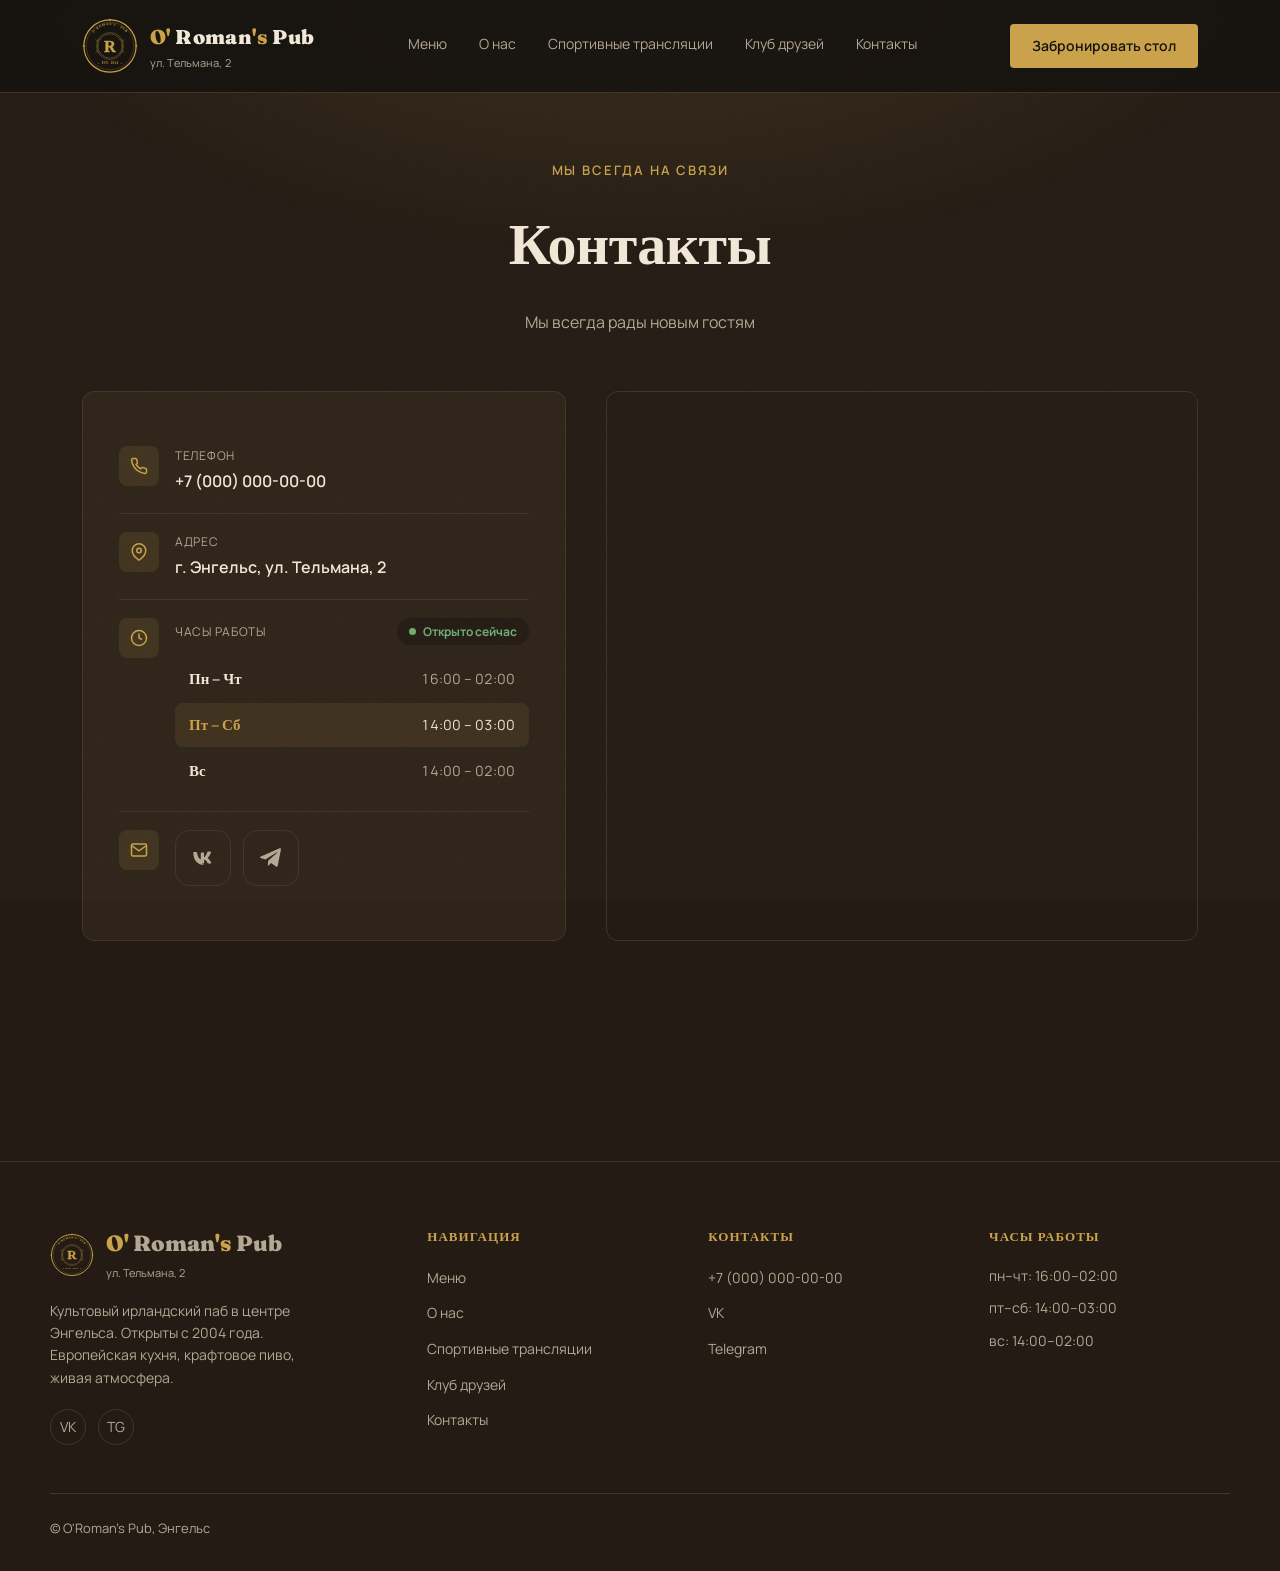
<file: contacts.html>
<!DOCTYPE html>
<html lang="ru">
<head>
<meta charset="UTF-8">
<meta name="viewport" content="width=device-width, initial-scale=1.0">
<title>Контакты — O'Roman's Pub</title>
<link rel="preconnect" href="https://fonts.googleapis.com">
<link rel="preconnect" href="https://fonts.gstatic.com" crossorigin>
<link href="https://fonts.googleapis.com/css2?family=Fraunces:opsz,wght@9..144,500;9..144,700;9..144,900&family=Manrope:wght@400;500;600;700&display=swap" rel="stylesheet">
<link rel="stylesheet" href="style.css">
</head>

<div class="mobile-nav-fab">
  <button class="mobile-nav-fab-btn" aria-label="Меню навигации">
    <svg class="mobile-nav-fab-icon-open" viewBox="0 0 24 24" fill="none" stroke="currentColor" stroke-width="2" stroke-linecap="round"><line x1="4" y1="7" x2="20" y2="7"/><line x1="4" y1="12" x2="20" y2="12"/><line x1="4" y1="17" x2="20" y2="17"/></svg>
    <svg class="mobile-nav-fab-icon-close" viewBox="0 0 24 24" fill="none" stroke="currentColor" stroke-width="2" stroke-linecap="round"><line x1="6" y1="6" x2="18" y2="18"/><line x1="18" y1="6" x2="6" y2="18"/></svg>
    <span class="mobile-nav-fab-btn-text">Меню</span>
  </button>
  <nav class="mobile-nav-fab-menu">
    <a href="menu.html">Меню</a>
    <a href="about.html">О нас</a>
    <a href="sport.html">Спортивные трансляции</a>
    <a href="loyalty.html">Клуб друзей</a>
    <a href="contacts.html" class="active">Контакты</a>
  </nav>
</div>

<body>
<div class="page-haze"></div> <!-- световая дымка -->

<header>
  <div class="header-inner">
    <div class="logo-block">
      <img src="images/logo.svg" alt="O'Roman's Pub" class="header-logo-img">
      <div class="logo-text">
        <a href="index.html" class="logo-name"><span>O'</span> Roman<span>'s</span> Pub</a>
        <span class="logo-address">ул. Тельмана, 2</span>
      </div>
    </div>
    <nav>
      <a href="menu.html">Меню</a>
      <a href="about.html">О нас</a>
      <a href="sport.html">Спортивные трансляции</a>
      <a href="loyalty.html">Клуб друзей</a>
      <a href="contacts.html">Контакты</a>
    </nav>
    <div class="header-actions">
      <a href="tel:+70000000000" class="btn restoplace-click-open">Забронировать стол</a>
    </div>
  </div>
</header>

<main>

  <section class="contacts-hero">
    <div class="contacts-hero-eyebrow">Мы всегда на связи</div>
    <h1>Контакты</h1>
    <p>Мы всегда рады новым гостям</p>
  </section>

  <section class="contacts-body">
    <div class="contacts-card">

      <div class="contact-row">
        <div class="contact-icon"><svg width="18" height="18" viewBox="0 0 24 24" fill="none" stroke="currentColor" stroke-width="2"><path d="M22 16.92v3a2 2 0 01-2.18 2 19.79 19.79 0 01-8.63-3.07 19.5 19.5 0 01-6-6 19.79 19.79 0 01-3.07-8.67A2 2 0 014.11 2h3a2 2 0 012 1.72c.127.96.361 1.902.7 2.81a2 2 0 01-.45 2.11L8.09 9.91a16 16 0 006 6l1.27-1.27a2 2 0 012.11-.45c.908.339 1.85.573 2.81.7A2 2 0 0122 16.92z"/></svg></div>
        <div>
          <div class="contact-label">Телефон</div>
          <div class="contact-value"><a href="tel:+70000000000">+7 (000) 000-00-00</a></div>
        </div>
      </div>

      <div class="contact-row">
        <div class="contact-icon"><svg width="18" height="18" viewBox="0 0 24 24" fill="none" stroke="currentColor" stroke-width="2"><path d="M21 10c0 7-9 13-9 13s-9-6-9-13a9 9 0 0118 0z"/><circle cx="12" cy="10" r="3"/></svg></div>
        <div>
          <div class="contact-label">Адрес</div>
          <div class="contact-value"><a href="https://yandex.ru/profile/#" target="_blank" rel="noopener">г. Энгельс, ул. Тельмана, 2</a></div>
        </div>
      </div>

      <div class="contact-row">
        <div class="contact-icon"><svg width="18" height="18" viewBox="0 0 24 24" fill="none" stroke="currentColor" stroke-width="2"><circle cx="12" cy="12" r="10"/><polyline points="12 6 12 12 16 14"/></svg></div>
        <div style="flex:1;">
          <!-- Статус "открыто сейчас / закрыто" -->
          <div class="hours-top">
            <div class="contact-label" style="margin-bottom:0;">Часы работы</div>
            <div class="open-status" id="openStatus"><span class="status-dot"></span><span class="status-text">—</span></div>
          </div>
          <div class="hours-grid">
            <div class="hours-row" data-days="1,2,3,4">
              <span class="hours-days">Пн – Чт</span>
              <span class="hours-time">16:00 – 02:00</span>
            </div>
            <div class="hours-row" data-days="5,6">
              <span class="hours-days">Пт – Сб</span>
              <span class="hours-time">14:00 – 03:00</span>
            </div>
            <div class="hours-row" data-days="0">
              <span class="hours-days">Вс</span>
              <span class="hours-time">14:00 – 02:00</span>
            </div>
          </div>
        </div>
      </div>

      <div class="contact-row">
        <div class="contact-icon"><svg width="18" height="18" viewBox="0 0 24 24" fill="none" stroke="currentColor" stroke-width="2"><rect x="2" y="4" width="20" height="16" rx="2"/><path d="M22 6l-10 7L2 6"/></svg></div>
        <div class="contacts-social">
          <a href=" https://#" target="_blank" rel="noopener" aria-label="VK" class="social-vk">
            <svg width="18" height="18" viewBox="0 0 24 24" fill="currentColor"><path d="M13.16 18.86c-6.6 0-10.66-4.6-10.83-12.23a.55.55 0 01.55-.56h2.5a.55.55 0 01.54.46c.63 3.85 2.24 6.24 3.53 6.83.15.06.32-.05.32-.21V7.13a.55.55 0 01.55-.55h2.19a.55.55 0 01.55.55v3.61c0 .32.4.46.61.24 1.4-1.49 2.42-3.61 2.79-5.16a.55.55 0 01.54-.43h2.5a.53.53 0 01.53.65c-.44 1.94-1.6 3.98-3.03 5.5a.6.6 0 000 .82c1.24 1.19 2.43 2.66 3.29 4.4a.53.53 0 01-.48.77h-2.63a.55.55 0 01-.5-.32c-.65-1.44-1.79-2.86-3.03-3.6a.32.32 0 00-.48.28v3.09a.55.55 0 01-.55.55c-.65.02-1.4.03-1.99.03z"/></svg>
          </a>
          <a href=" https://#" target="_blank" rel="noopener" aria-label="Telegram" class="social-tg">
            <svg width="18" height="18" viewBox="0 0 24 24" fill="currentColor"><path d="M21.94 3.6l-3.2 16.15c-.24 1.06-.87 1.32-1.76.82l-4.86-3.58-2.35 2.26c-.26.26-.48.48-.98.48l.35-4.94 8.98-8.11c.39-.35-.08-.54-.61-.19l-11.1 6.99-4.78-1.5c-1.04-.32-1.06-1.04.22-1.54L20.6 2.32c.86-.32 1.62.2 1.34 1.28z"/></svg>
          </a>
        </div>
      </div>

    </div>

    <!-- Карта Яндекс на странице контактов -->
    <div class="contacts-map" id="mapContainer">
      <iframe src="https://yandex.ru/map-widget/v1/?text=Энгельс%2C%20ул%20Тельмана%2C%202&z=17&mode=search&results=1" loading="lazy" title="Карта: O'Roman's Pub, ул. Тельмана, 2" style="width:100%;height:100%;border:0;"></iframe>
    </div>
  </section>

</main>

<footer id="footer">
  <div class="footer-inner">
    <div>
      <a href="index.html" class="footer-logo-block">
        <img src="images/logo.svg" alt="O'Roman's Pub" class="footer-logo-img">
        <div>
          <div class="footer-logo"><span>O'</span> Roman<span>'s</span> Pub</div>
          <span class="footer-logo-address">ул. Тельмана, 2</span>
        </div>
      </a>
      <p class="footer-desc">Культовый ирландский паб в центре Энгельса. Открыты с 2004 года. Европейская кухня, крафтовое пиво, живая атмосфера.</p>
      <div class="footer-social">
        <a href=" https://#" aria-label="VK">VK</a>
        <a href=" https://#" aria-label="Telegram">TG</a>
      </div>
    </div>
    <div>
      <h4>Навигация</h4>
      <ul>
        <li><a href="menu.html">Меню</a></li>
        <li><a href="about.html">О нас</a></li>
        <li><a href="sport.html">Спортивные трансляции</a></li>
        <li><a href="loyalty.html">Клуб друзей</a></li>
        <li><a href="contacts.html">Контакты</a></li>
      </ul>
    </div>
    <div>
      <h4>Контакты</h4>
      <ul>
        <li><a href="tel:+70000000000">+7 (000) 000-00-00</a></li>
        <li><a href=" https://#" target="_blank" rel="noopener">VK</a></li>
        <li><a href=" https://#" target="_blank" rel="noopener">Telegram</a></li>
      </ul>
    </div>
    <div>
      <h4>Часы работы</h4>
      <ul style="color: var(--text-dim); font-size: 14px;">
        <li>пн–чт: 16:00–02:00</li>
        <li>пт–сб: 14:00–03:00</li>
        <li>вс: 14:00–02:00</li>
      </ul>
    </div>
  </div>
  <div class="footer-bottom">
    <span>© O'Roman's Pub, Энгельс</span>
    
  </div>
</footer>

<script src="script.js"></script>

</body>
</html>
</file>
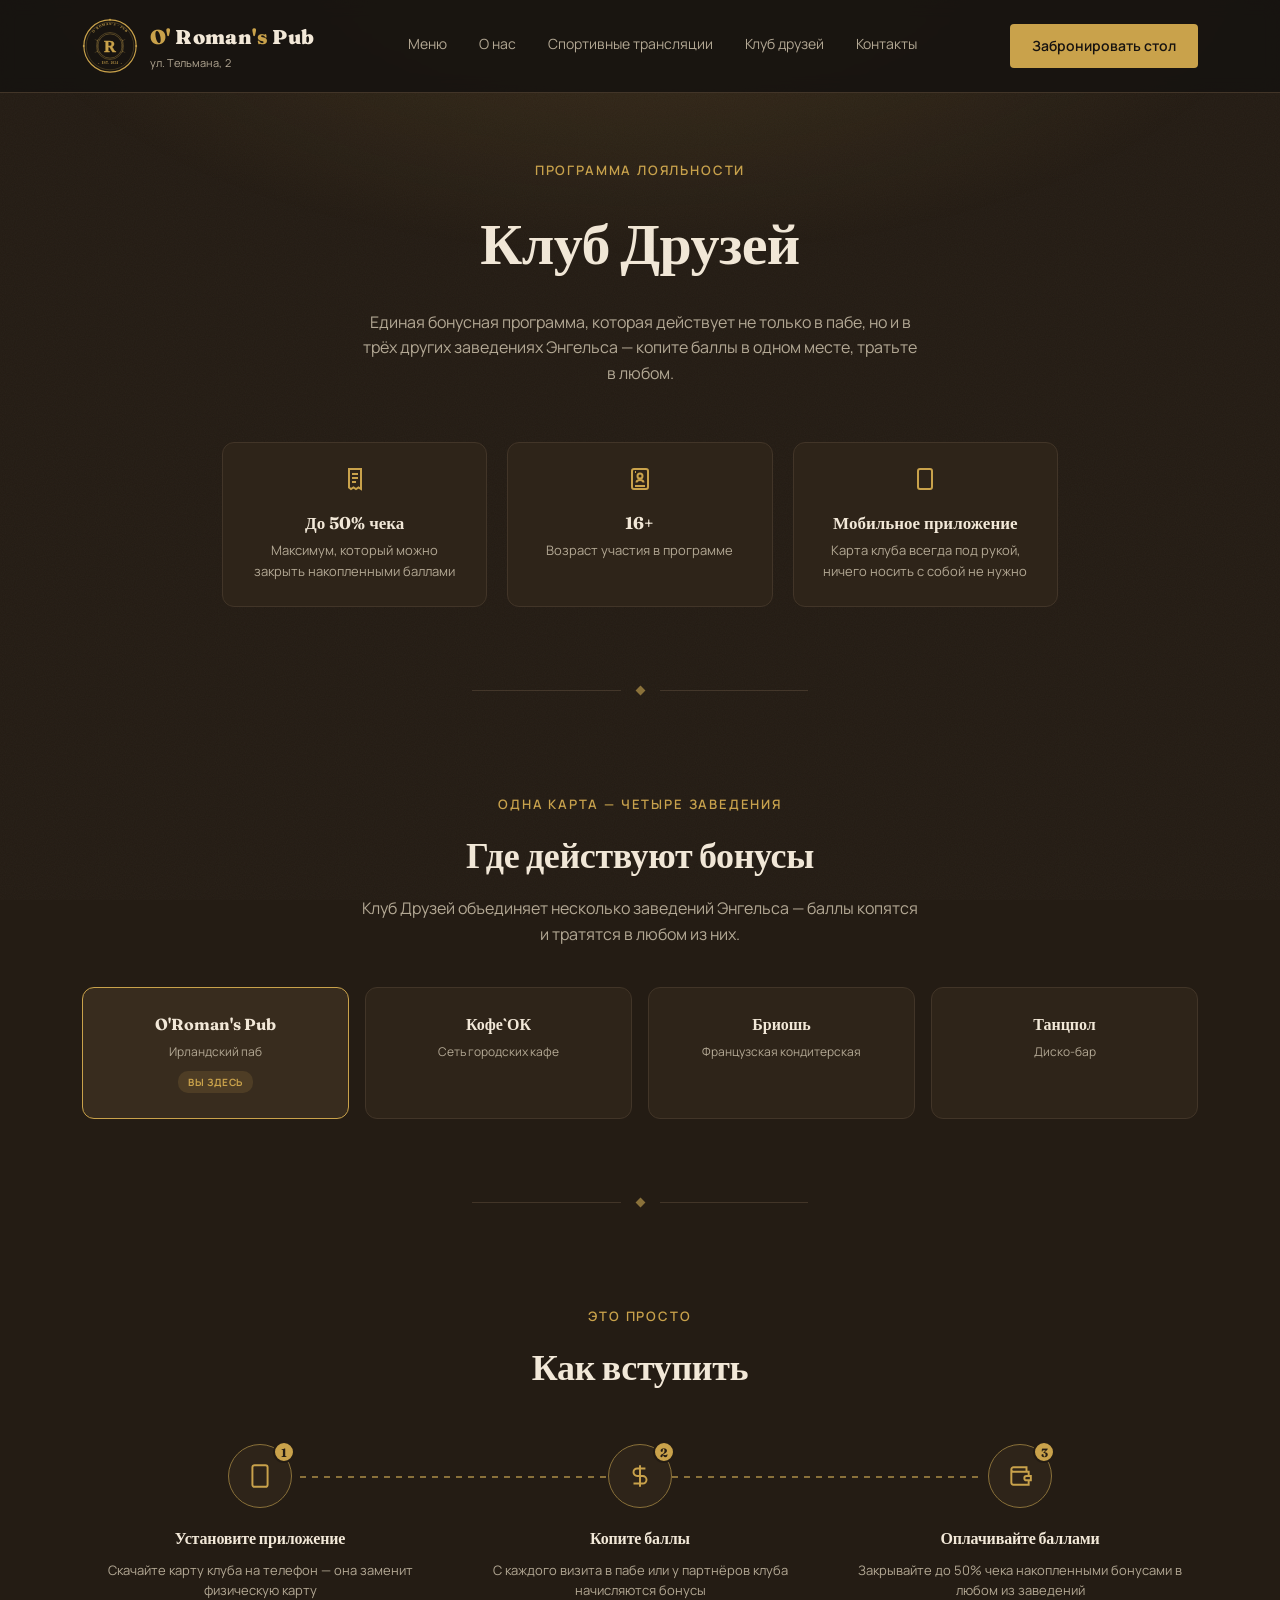
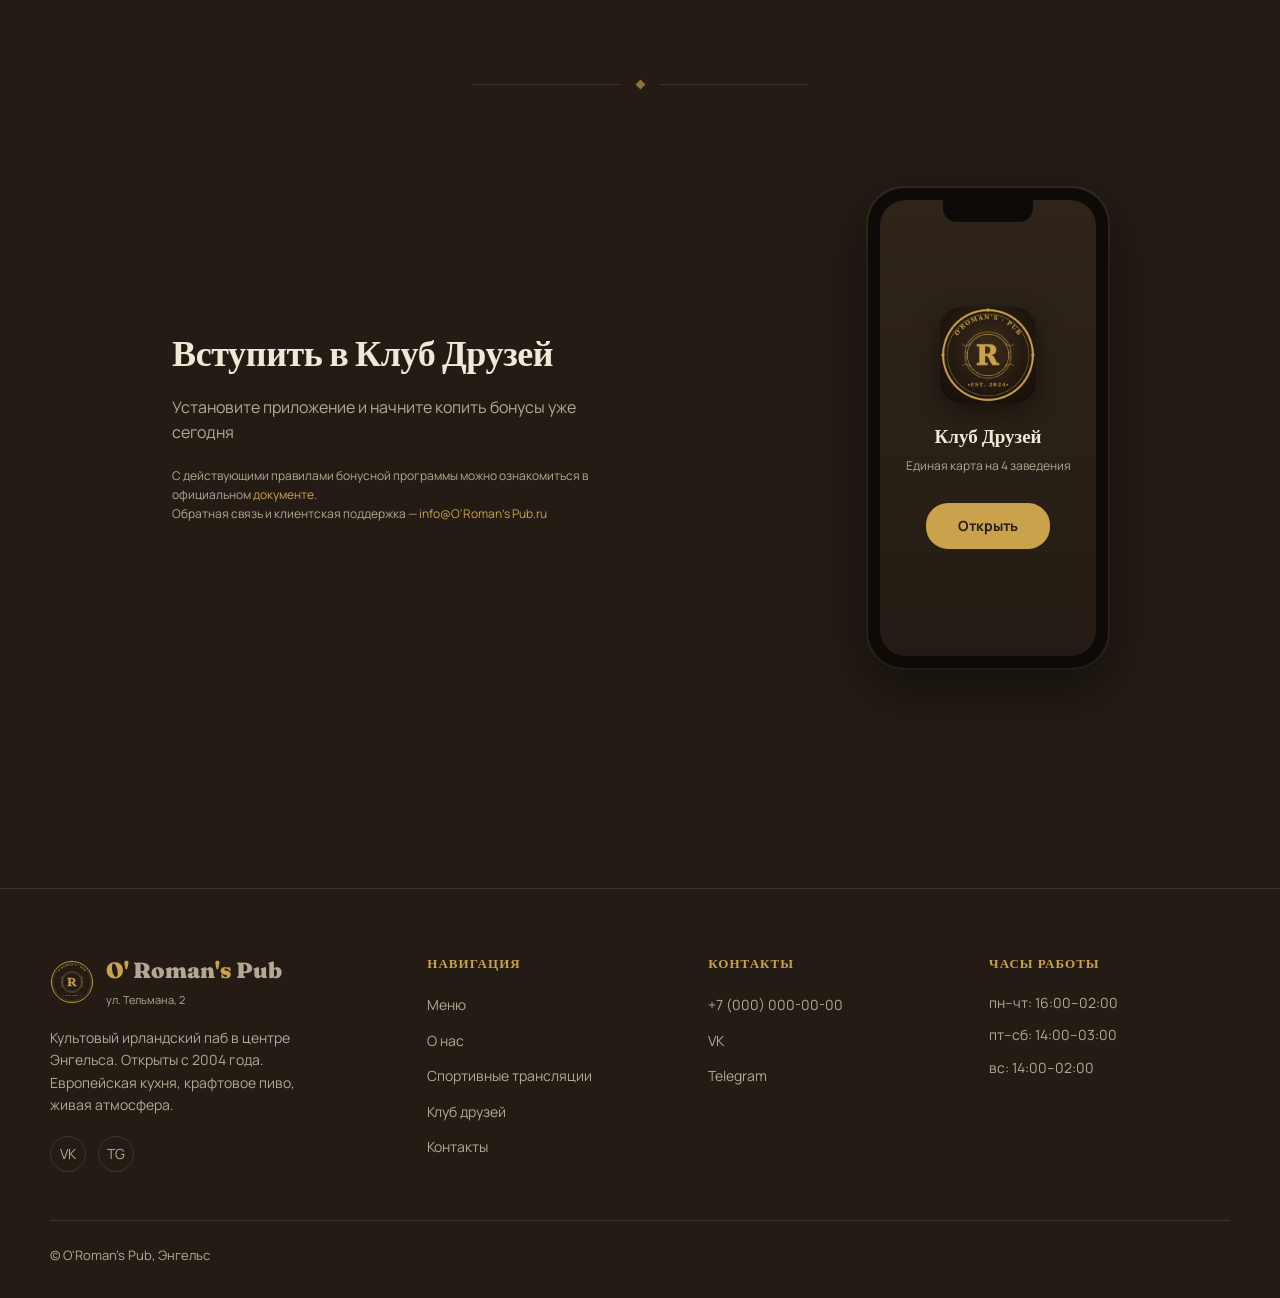
<file: loyalty.html>
<!DOCTYPE html>
<html lang="ru">
<head>
<meta charset="UTF-8">
<meta name="viewport" content="width=device-width, initial-scale=1.0">
<title>Клуб Друзей — O'Roman's Pub</title>
<link rel="preconnect" href="https://fonts.googleapis.com">
<link rel="preconnect" href="https://fonts.gstatic.com" crossorigin>
<link href="https://fonts.googleapis.com/css2?family=Fraunces:opsz,wght@9..144,500;9..144,700;9..144,900&family=Manrope:wght@400;500;600;700&display=swap" rel="stylesheet">
<link rel="stylesheet" href="style.css">
</head>

<div class="mobile-nav-fab">
  <button class="mobile-nav-fab-btn" aria-label="Меню навигации">
    <svg class="mobile-nav-fab-icon-open" viewBox="0 0 24 24" fill="none" stroke="currentColor" stroke-width="2" stroke-linecap="round"><line x1="4" y1="7" x2="20" y2="7"/><line x1="4" y1="12" x2="20" y2="12"/><line x1="4" y1="17" x2="20" y2="17"/></svg>
    <svg class="mobile-nav-fab-icon-close" viewBox="0 0 24 24" fill="none" stroke="currentColor" stroke-width="2" stroke-linecap="round"><line x1="6" y1="6" x2="18" y2="18"/><line x1="18" y1="6" x2="6" y2="18"/></svg>
    <span class="mobile-nav-fab-btn-text">Меню</span>
  </button>
  <nav class="mobile-nav-fab-menu">
    <a href="menu.html">Меню</a>
    <a href="about.html">О нас</a>
    <a href="sport.html">Спортивные трансляции</a>
    <a href="loyalty.html" class="active">Клуб друзей</a>
    <a href="contacts.html">Контакты</a>
  </nav>
</div>

<body>
<div class="page-haze"></div> <!-- световая дымка -->

<header>
  <div class="header-inner">
    <div class="logo-block">
      <img src="images/logo.svg" alt="O'Roman's Pub" class="header-logo-img">
      <div class="logo-text">
        <a href="index.html" class="logo-name"><span>O'</span> Roman<span>'s</span> Pub</a>
        <span class="logo-address">ул. Тельмана, 2</span>
      </div>
    </div>
    <nav>
      <a href="menu.html">Меню</a>
      <a href="about.html">О нас</a>
      <a href="sport.html">Спортивные трансляции</a>
      <a href="loyalty.html">Клуб друзей</a>
      <a href="contacts.html">Контакты</a>
    </nav>
    <div class="header-actions">
      <a href="tel:+70000000000" class="btn restoplace-click-open">Забронировать стол</a>
    </div>
  </div>
</header>

<main>

  <section class="loyalty-hero">
    <div class="loyalty-hero-eyebrow">Программа лояльности</div>
    <h1>Клуб Друзей</h1>
    <p>Единая бонусная программа, которая действует не только в пабе, но и в трёх других заведениях Энгельса — копите баллы в одном месте, тратьте в любом.</p>
  </section>

  <!-- Три карточки -->
  <section class="facts">
    <div class="fact-card" data-reveal>
      <div class="fact-icon"><svg width="24" height="24" viewBox="0 0 24 24" fill="none" stroke="currentColor" stroke-width="2" style="margin:0 auto;"><path d="M6 2h12v20l-2.5-1.5L13 22l-2.5-1.5L8 22l-2-1.5V2z"/><path d="M9 7h6M9 11h6M9 15h4"/></svg></div>
      <div class="fact-title">До 50% чека</div>
      <div class="fact-desc">Максимум, который можно закрыть накопленными баллами</div>
    </div>
    <div class="fact-card" data-reveal>
      <div class="fact-icon"><svg width="24" height="24" viewBox="0 0 24 24" fill="none" stroke="currentColor" stroke-width="2" style="margin:0 auto;"><rect x="4" y="2" width="16" height="20" rx="2"/><circle cx="12" cy="9" r="2.5"/><path d="M8.5 15.5c0-1.7 1.5-2.5 3.5-2.5s3.5.8 3.5 2.5"/><path d="M7 5h1M7 19h10"/></svg></div>
      <div class="fact-title">16+</div>
      <div class="fact-desc">Возраст участия в программе</div>
    </div>
    <div class="fact-card" data-reveal>
      <div class="fact-icon"><svg width="24" height="24" viewBox="0 0 24 24" fill="none" stroke="currentColor" stroke-width="2" style="margin:0 auto;"><rect x="5" y="2" width="14" height="20" rx="2"/><path d="M12 18h.01"/></svg></div>
      <div class="fact-title">Мобильное приложение</div>
      <div class="fact-desc">Карта клуба всегда под рукой, ничего носить с собой не нужно</div>
    </div>
  </section>

  <div class="section-divider"><span class="diamond"></span></div>

  <!-- Заведения-партнёры -->
  <section class="partners">
    <div class="partners-head">
      <div class="partners-head-eyebrow">Одна карта — четыре заведения</div>
      <h2>Где действуют бонусы</h2>
      <p>Клуб Друзей объединяет несколько заведений Энгельса — баллы копятся и тратятся в любом из них.</p>
    </div>
    <div class="partners-grid">
      <div class="partner-card current" data-reveal>
        <div class="partner-name">O'Roman's Pub</div>
        <div class="partner-type">Ирландский паб</div>
        <div class="partner-badge">Вы здесь</div>
      </div>
      <div class="partner-card" data-reveal>
        <div class="partner-name">Кофе`ОК</div>
        <div class="partner-type">Сеть городских кафе</div>
      </div>
      <div class="partner-card" data-reveal>
        <div class="partner-name">Бриошь</div>
        <div class="partner-type">Французская кондитерская</div>
      </div>
      <div class="partner-card" data-reveal>
        <div class="partner-name">Танцпол</div>
        <div class="partner-type">Диско-бар</div>
      </div>
    </div>
  </section>

  <div class="section-divider"><span class="diamond"></span></div>

  <!-- инструкция -->
  <section class="how">
    <div class="how-head">
      <div class="how-head-eyebrow">Это просто</div>
      <h2>Как вступить</h2>
    </div>
    <div class="how-steps">
      <div class="how-connector"></div>
      <div class="how-step" data-reveal>
        <div class="how-step-num">
          <svg width="26" height="26" viewBox="0 0 24 24" fill="none" stroke="currentColor" stroke-width="1.8"><rect x="5" y="2" width="14" height="20" rx="2"/><path d="M12 18h.01"/></svg>
          <span class="how-step-badge">1</span>
        </div>
        <h4>Установите приложение</h4>
        <p>Скачайте карту клуба на телефон — она заменит физическую карту</p>
      </div>
      <div class="how-step" data-reveal>
        <div class="how-step-num">
          <svg width="26" height="26" viewBox="0 0 24 24" fill="none" stroke="currentColor" stroke-width="1.8"><path d="M12 2v20M17 5H9.5a3.5 3.5 0 000 7h5a3.5 3.5 0 010 7H6"/></svg>
          <span class="how-step-badge">2</span>
        </div>
        <h4>Копите баллы</h4>
        <p>С каждого визита в пабе или у партнёров клуба начисляются бонусы</p>
      </div>
      <div class="how-step" data-reveal>
        <div class="how-step-num">
          <svg width="26" height="26" viewBox="0 0 24 24" fill="none" stroke="currentColor" stroke-width="1.8"><path d="M20 12V8H6a2 2 0 010-4h12v4M4 6v12a2 2 0 002 2h14v-4M18 12a2 2 0 000 4h4v-4h-4z"/></svg>
          <span class="how-step-badge">3</span>
        </div>
        <h4>Оплачивайте баллами</h4>
        <p>Закрывайте до 50% чека накопленными бонусами в любом из заведений</p>
      </div>
    </div>
  </section>

  <div class="section-divider"><span class="diamond"></span></div>

  <!-- текст + мокап -->
  <section class="loyalty-cta">
    <div class="loyalty-cta-text">
      <h2>Вступить в Клуб Друзей</h2>
      <p>Установите приложение и начните копить бонусы уже сегодня</p>
      <p class="loyalty-note">С действующими правилами бонусной программы можно ознакомиться в официальном <a href="https://#">документе</a>. <br>Обратная связь и клиентская поддержка — <a href="mailto:#">info@O'Roman's Pub.ru</a></p>
    </div>
    <div class="phone-mockup">
      <div class="phone-frame">
        <div class="phone-notch"></div>
        <div class="phone-screen">
          <img src="images/kd-app-icon.png" alt="Клуб Друзей — иконка приложения" class="app-icon">
          <div class="app-name">Клуб Друзей</div>
          <div class="app-sub">Единая карта на 4 заведения</div>
          <a href="https://irishpapaspub.ru/app/" target="_blank" rel="noopener" class="app-open-btn">Открыть</a>
        </div>
      </div>
    </div>
  </section>

  <div class="spacer-bottom"></div>

</main>

<footer id="footer">
  <div class="footer-inner">
    <div>
      <a href="index.html" class="footer-logo-block">
        <img src="images/logo.svg" alt="O'Roman's Pub" class="footer-logo-img">
        <div>
          <div class="footer-logo"><span>O'</span> Roman<span>'s</span> Pub</div>
          <span class="footer-logo-address">ул. Тельмана, 2</span>
        </div>
      </a>
      <p class="footer-desc">Культовый ирландский паб в центре Энгельса. Открыты с 2004 года. Европейская кухня, крафтовое пиво, живая атмосфера.</p>
      <div class="footer-social">
        <a href=" https://#" aria-label="VK">VK</a>
        <a href=" https://#" aria-label="Telegram">TG</a>
      </div>
    </div>
    <div>
      <h4>Навигация</h4>
      <ul>
        <li><a href="menu.html">Меню</a></li>
        <li><a href="about.html">О нас</a></li>
        <li><a href="sport.html">Спортивные трансляции</a></li>
        <li><a href="loyalty.html">Клуб друзей</a></li>
        <li><a href="contacts.html">Контакты</a></li>
      </ul>
    </div>
    <div>
      <h4>Контакты</h4>
      <ul>
        <li><a href="tel:+70000000000">+7 (000) 000-00-00</a></li>
        <li><a href=" https://#" target="_blank" rel="noopener">VK</a></li>
        <li><a href=" https://#" target="_blank" rel="noopener">Telegram</a></li>
      </ul>
    </div>
    <div>
      <h4>Часы работы</h4>
      <ul style="color: var(--text-dim); font-size: 14px;">
        <li>пн–чт: 16:00–02:00</li>
        <li>пт–сб: 14:00–03:00</li>
        <li>вс: 14:00–02:00</li>
      </ul>
    </div>
  </div>
  <div class="footer-bottom">
    <span>© O'Roman's Pub, Энгельс</span>
    
  </div>
</footer>

<script src="script.js"></script>

</body>
</html>
</file>
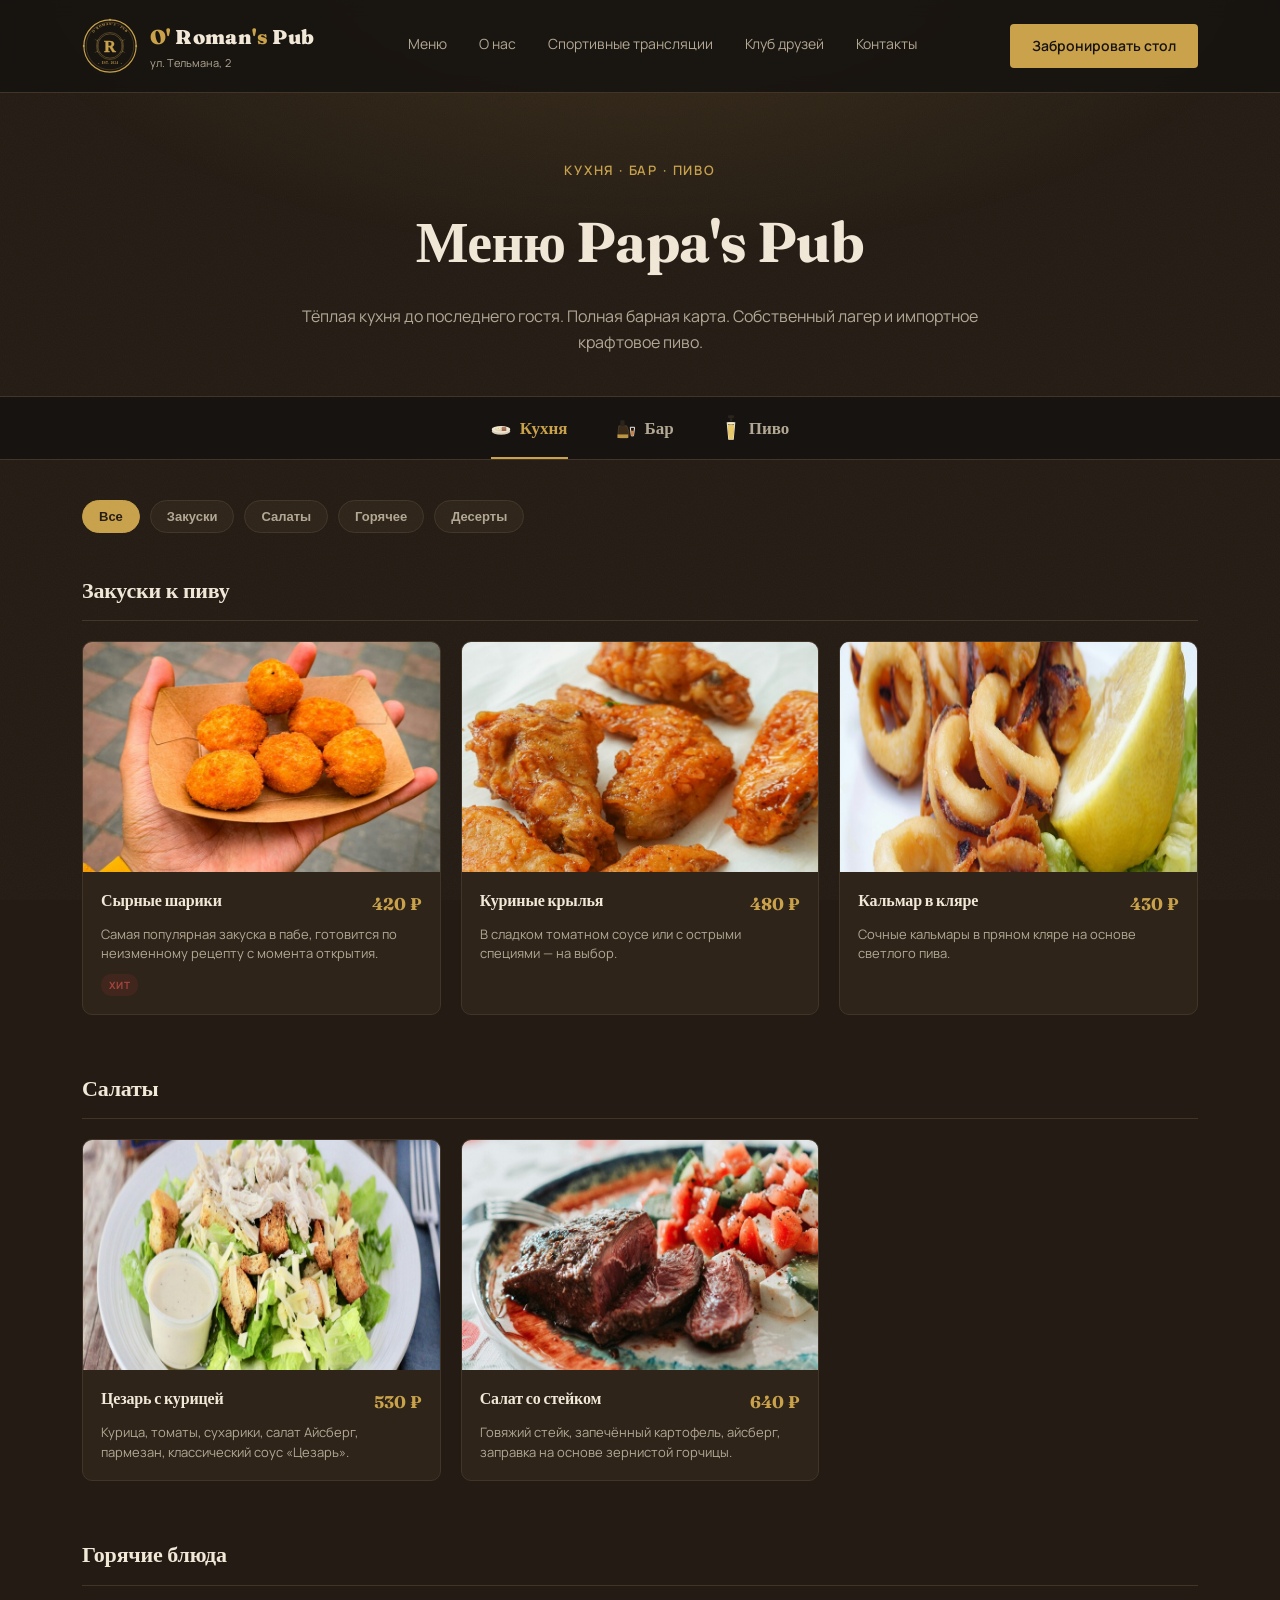
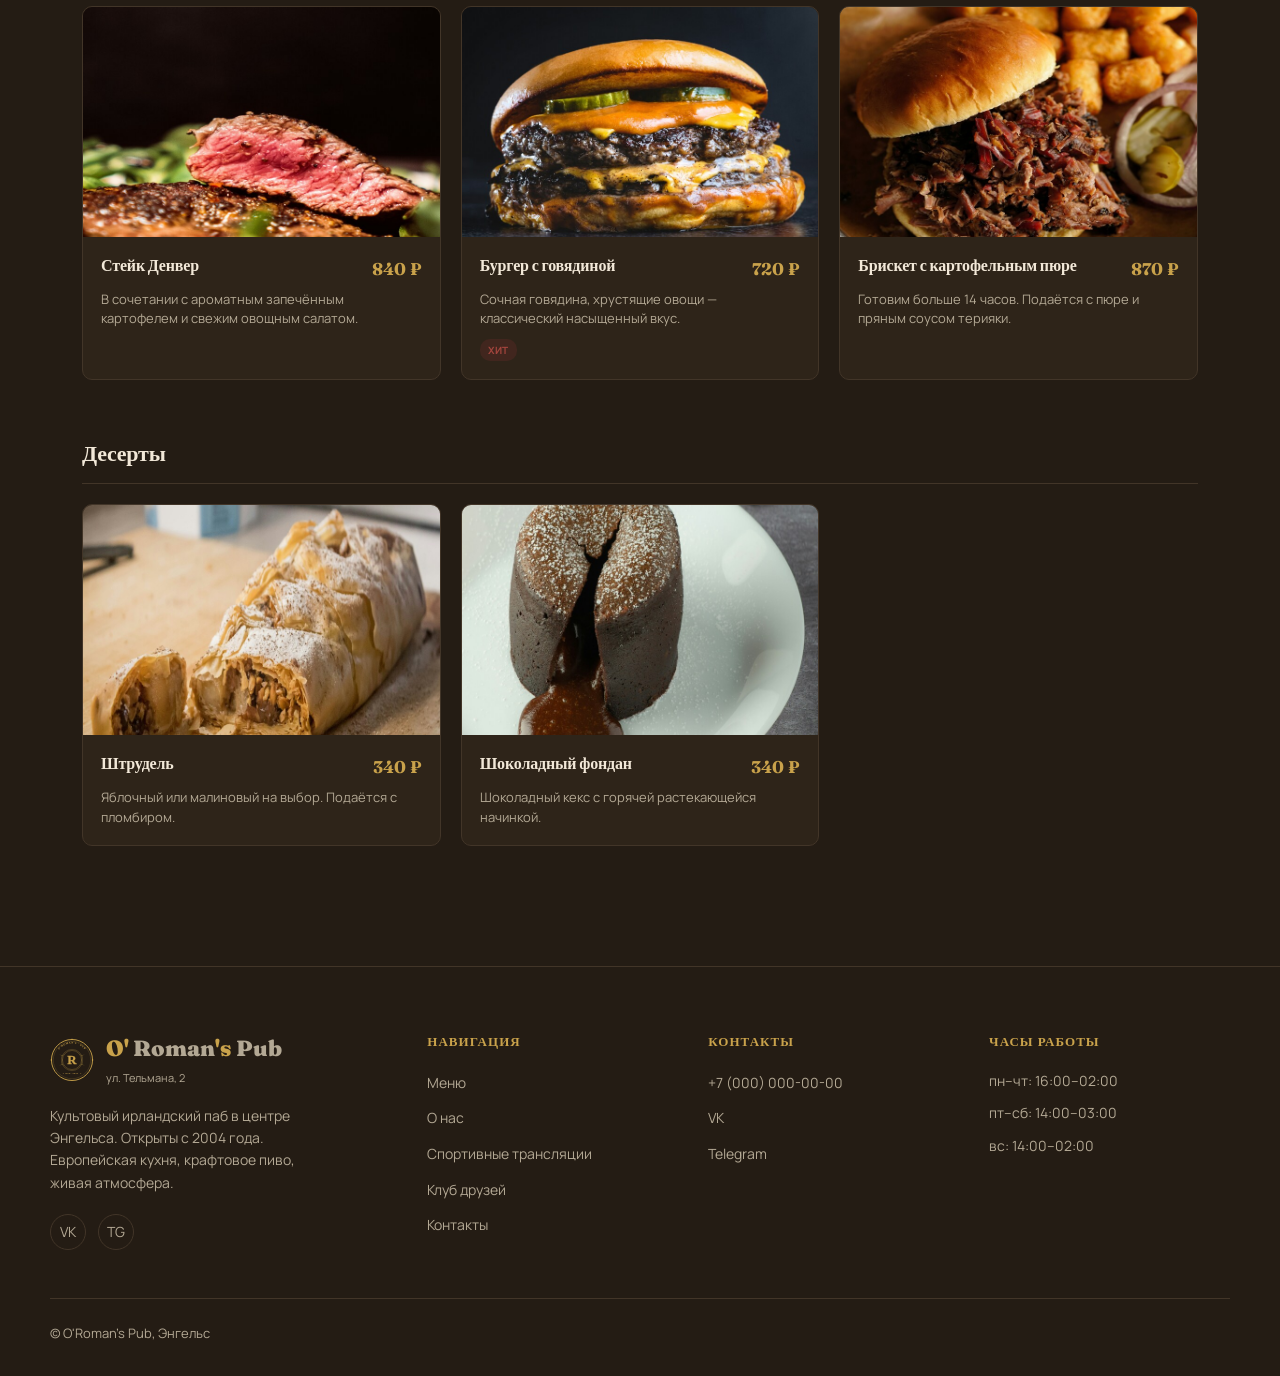
<file: menu.html>
<!DOCTYPE html>
<html lang="ru">
<head>
<meta charset="UTF-8">
<meta name="viewport" content="width=device-width, initial-scale=1.0">
<title>Меню — O'Roman's Pub</title>
<link rel="preconnect" href="https://fonts.googleapis.com">
<link rel="preconnect" href="https://fonts.gstatic.com" crossorigin>
<link href="https://fonts.googleapis.com/css2?family=Fraunces:opsz,wght@9..144,500;9..144,700;9..144,900&family=Manrope:wght@400;500;600;700&display=swap" rel="stylesheet">
<link rel="stylesheet" href="style.css">
</head>

<div class="mobile-nav-fab">
  <button class="mobile-nav-fab-btn" aria-label="Меню навигации">
    <svg class="mobile-nav-fab-icon-open" viewBox="0 0 24 24" fill="none" stroke="currentColor" stroke-width="2" stroke-linecap="round"><line x1="4" y1="7" x2="20" y2="7"/><line x1="4" y1="12" x2="20" y2="12"/><line x1="4" y1="17" x2="20" y2="17"/></svg>
    <svg class="mobile-nav-fab-icon-close" viewBox="0 0 24 24" fill="none" stroke="currentColor" stroke-width="2" stroke-linecap="round"><line x1="6" y1="6" x2="18" y2="18"/><line x1="18" y1="6" x2="6" y2="18"/></svg>
    <span class="mobile-nav-fab-btn-text">Меню</span>
  </button>
  <nav class="mobile-nav-fab-menu">
    <a href="menu.html" class="active">Меню</a>
    <a href="about.html">О нас</a>
    <a href="sport.html">Спортивные трансляции</a>
    <a href="loyalty.html">Клуб друзей</a>
    <a href="contacts.html">Контакты</a>
  </nav>
</div>

<body>
<div class="page-haze"></div> <!-- световая дымка -->

<header>
  <div class="header-inner">
    <div class="logo-block">
      <img src="images/logo.svg" alt="O'Roman's Pub" class="header-logo-img">
      <div class="logo-text">
        <a href="index.html" class="logo-name"><span>O'</span> Roman<span>'s</span> Pub</a>
        <span class="logo-address">ул. Тельмана, 2</span>
      </div>
    </div>
    <nav>
      <a href="menu.html">Меню</a>
      <a href="about.html">О нас</a>
      <a href="sport.html">Спортивные трансляции</a>
      <a href="loyalty.html">Клуб друзей</a>
      <a href="contacts.html">Контакты</a>
    </nav>
    <div class="header-actions">
      <a href="tel:+70000000000" class="btn restoplace-click-open">Забронировать стол</a>
    </div>
  </div>
</header>

<main>

  <section class="menu-hero">
    <div class="menu-hero-eyebrow">Кухня · Бар · Пиво</div>
    <h1>Меню Papa's Pub</h1>
    <p class="menu-hero-sub">Тёплая кухня до последнего гостя. Полная барная карта. Собственный лагер и импортное крафтовое пиво.</p>
  </section>

  <!-- Кухня / Бар / Пиво) -->
  <nav class="menu-tabs">
    <div class="menu-tabs-inner">
      <button class="tab-btn active" data-tab="kitchen">
        <svg class="tab-icon" width="20" height="18" viewBox="0 0 30 26"><ellipse cx="15" cy="18" rx="14" ry="5" fill="#d8cdb8"/><ellipse cx="15" cy="15" rx="14" ry="5" fill="#f0e6d2"/><ellipse cx="15" cy="15" rx="9.5" ry="3.2" fill="#e0d4bc"/><ellipse cx="11" cy="13.5" rx="3" ry="2" fill="#f5ecc8"/><circle cx="11" cy="13.5" r="1" fill="#e8b84a"/><rect x="16" y="12" width="7" height="2.3" rx="1.1" fill="#a15a3a"/><rect x="16" y="15" width="7" height="2.3" rx="1.1" fill="#8a4a2e"/></svg>
        Кухня
      </button>
      <button class="tab-btn" data-tab="bar">
        <svg class="tab-icon" width="20" height="22" viewBox="0 0 28 30"><path d="M4 12 l11 0 3 8 v6 a3 3 0 01-3 3 h-9 a3 3 0 01-3-3 v-6 z" fill="#3a2a18" stroke="#5a4530" stroke-width="1"/><rect x="2" y="24" width="15" height="5" fill="#c9a24b" opacity="0.9"/><rect x="6" y="4" width="6" height="9" rx="1.3" fill="#2a241d"/><path d="M20 14 L26 14 L24.5 26 L21.5 26 Z" fill="none" stroke="#f0e9df" stroke-width="1.4"/><path d="M20.5 19 L25.5 19 L24.5 26 L21.5 26 Z" fill="#c9834a"/></svg>
        Бар
      </button>
      <button class="tab-btn" data-tab="beer">
        <svg class="tab-icon" width="18" height="26" viewBox="0 0 24 34"><rect x="8" y="0" width="8" height="4" rx="1.2" fill="#2a241d"/><rect x="10.5" y="4" width="3" height="4" fill="#2a241d"/><path d="M7 10 L17 10 L15 32 L9 32 Z" fill="none" stroke="#f0e9df" stroke-width="1.4"/><path d="M7.5 13 L16.5 13 L15 32 L9 32 Z" fill="#e8c96a"/><ellipse cx="12" cy="11" rx="5" ry="1.6" fill="#f5ecc8"/></svg>
        Пиво
      </button>
    </div>
  </nav>

  <div class="menu-body">

    <!-- Вкладка "Кухня" -->
    <div class="tab-panel" id="panel-kitchen">

      <!-- Фильтр по категориям -->
      <div class="cat-filter">
        <button class="cat-chip active" data-filter="all">Все</button>
        <button class="cat-chip" data-filter="starters">Закуски</button>
        <button class="cat-chip" data-filter="salads">Салаты</button>
        <button class="cat-chip" data-filter="mains">Горячее</button>
        <button class="cat-chip" data-filter="desserts">Десерты</button>
      </div>

      <div class="dish-category" data-cat="starters">
        <h3 class="dish-category-title">Закуски к пиву</h3>
        <div class="dish-grid">
          <div class="dish-card" data-reveal>
            <img src="images/menu/kitchen/syrnye-shariki.jpg" alt="Сырные шарики" loading="lazy">
            <div class="dish-card-body">
              <div class="dish-card-top"><h4>Сырные шарики</h4><span class="dish-price">420 ₽</span></div>
              <p class="dish-desc">Самая популярная закуска в пабе, готовится по неизменному рецепту с момента открытия.</p>
              <div class="dish-tags"><span class="dish-tag">Хит</span></div>
            </div>
          </div>
          <div class="dish-card" data-reveal>
            <img src="images/menu/kitchen/kurinye-krylia.jpg" alt="Куриные крылья" loading="lazy">
            <div class="dish-card-body">
              <div class="dish-card-top"><h4>Куриные крылья</h4><span class="dish-price">480 ₽</span></div>
              <p class="dish-desc">В сладком томатном соусе или с острыми специями — на выбор.</p>
            </div>
          </div>
          <div class="dish-card" data-reveal>
            <img src="images/menu/kitchen/kalmar-klyar.jpg" alt="Кальмар в кляре" loading="lazy">
            <div class="dish-card-body">
              <div class="dish-card-top"><h4>Кальмар в кляре</h4><span class="dish-price">430 ₽</span></div>
              <p class="dish-desc">Сочные кальмары в пряном кляре на основе светлого пива.</p>
            </div>
          </div>
        </div>
      </div>

      <div class="dish-category" data-cat="salads">
        <h3 class="dish-category-title">Салаты</h3>
        <div class="dish-grid">
          <div class="dish-card" data-reveal>
            <img src="images/menu/kitchen/cezar-kurica.jpg" alt="Цезарь с курицей" loading="lazy">
            <div class="dish-card-body">
              <div class="dish-card-top"><h4>Цезарь с курицей</h4><span class="dish-price">530 ₽</span></div>
              <p class="dish-desc">Курица, томаты, сухарики, салат Айсберг, пармезан, классический соус «Цезарь».</p>
            </div>
          </div>
          <div class="dish-card" data-reveal>
            <img src="images/menu/kitchen/steik-salat.jpg" alt="Салат со стейком" loading="lazy">
            <div class="dish-card-body">
              <div class="dish-card-top"><h4>Салат со стейком</h4><span class="dish-price">640 ₽</span></div>
              <p class="dish-desc">Говяжий стейк, запечённый картофель, айсберг, заправка на основе зернистой горчицы.</p>
            </div>
          </div>
        </div>
      </div>

      <div class="dish-category" data-cat="mains">
        <h3 class="dish-category-title">Горячие блюда</h3>
        <div class="dish-grid">
          <div class="dish-card" data-reveal>
            <img src="images/menu/kitchen/denver-steak.jpg" alt="Стейк Денвер" loading="lazy">
            <div class="dish-card-body">
              <div class="dish-card-top"><h4>Стейк Денвер</h4><span class="dish-price">840 ₽</span></div>
              <p class="dish-desc">В сочетании с ароматным запечённым картофелем и свежим овощным салатом.</p>
            </div>
          </div>
          <div class="dish-card" data-reveal>
            <img src="images/menu/kitchen/burger-govyadina.jpg" alt="Бургер с говядиной" loading="lazy">
            <div class="dish-card-body">
              <div class="dish-card-top"><h4>Бургер с говядиной</h4><span class="dish-price">720 ₽</span></div>
              <p class="dish-desc">Сочная говядина, хрустящие овощи — классический насыщенный вкус.</p>
              <div class="dish-tags"><span class="dish-tag">Хит</span></div>
            </div>
          </div>
          <div class="dish-card" data-reveal>
            <img src="images/menu/kitchen/brisket.jpg" alt="Брискет" loading="lazy">
            <div class="dish-card-body">
              <div class="dish-card-top"><h4>Брискет с картофельным пюре</h4><span class="dish-price">870 ₽</span></div>
              <p class="dish-desc">Готовим больше 14 часов. Подаётся с пюре и пряным соусом терияки.</p>
            </div>
          </div>
        </div>
      </div>

      <div class="dish-category" data-cat="desserts">
        <h3 class="dish-category-title">Десерты</h3>
        <div class="dish-grid">
          <div class="dish-card" data-reveal>
            <img src="images/menu/kitchen/shtrudel.jpg" alt="Штрудель" loading="lazy">
            <div class="dish-card-body">
              <div class="dish-card-top"><h4>Штрудель</h4><span class="dish-price">340 ₽</span></div>
              <p class="dish-desc">Яблочный или малиновый на выбор. Подаётся с пломбиром.</p>
            </div>
          </div>
          <div class="dish-card" data-reveal>
            <img src="images/menu/kitchen/fondan.jpg" alt="Шоколадный фондан" loading="lazy">
            <div class="dish-card-body">
              <div class="dish-card-top"><h4>Шоколадный фондан</h4><span class="dish-price">340 ₽</span></div>
              <p class="dish-desc">Шоколадный кекс с горячей растекающейся начинкой.</p>
            </div>
          </div>
        </div>
      </div>

    </div>

    <!-- Вкладка "Бар" -->
    <div class="tab-panel" id="panel-bar" hidden>
      <div class="cat-filter">
        <button class="cat-chip active" data-filter="all">Все</button>
        <button class="cat-chip" data-filter="strong">Крепкий алкоголь</button>
        <button class="cat-chip" data-filter="cocktails">Коктейли</button>
      </div>
      <div class="dish-category" data-cat="strong">
        <h3 class="dish-category-title">Крепкий алкоголь</h3>
        <div class="dish-grid">
          <div class="dish-card" data-reveal>
            <img src="images/menu/bar/jameson.jpg" alt="Виски" loading="lazy">
            <div class="dish-card-body">
              <div class="dish-card-top"><h4>Jameson</h4><span class="dish-price">490 ₽</span></div>
              <div class="dish-weight">50 мл</div>
              <p class="dish-desc">Ирландский купажированный виски.</p>
            </div>
          </div>
          <div class="dish-card" data-reveal>
            <img src="images/menu/bar/nastoyki.jpg" alt="Ром" loading="lazy">
            <div class="dish-card-body">
              <div class="dish-card-top"><h4>Авторские настойки</h4><span class="dish-price">220 ₽</span></div>
              <div class="dish-weight">50 мл</div>
              <p class="dish-desc">Хрен, кедровая, вишнёвая — на выбор.</p>
              <div class="dish-tags"><span class="dish-tag">Хит</span></div>
            </div>
          </div>
        </div>
      </div>
      <div class="dish-category" data-cat="cocktails">
        <h3 class="dish-category-title">Коктейли</h3>
        <div class="dish-grid">
          <div class="dish-card" data-reveal>
            <img src="images/menu/bar/cocktail.jpg" alt="Мохито" loading="lazy">
            <div class="dish-card-body">
              <div class="dish-card-top"><h4>Irish Mule</h4><span class="dish-price">450 ₽</span></div>
              <div class="dish-weight">300 мл</div>
              <p class="dish-desc">Виски, имбирный эль, лайм.</p>
            </div>
          </div>
          <div class="dish-card" data-reveal>
            <img src="images/menu/bar/vino.jpg" alt="Вино" loading="lazy">
            <div class="dish-card-body">
              <div class="dish-card-top"><h4>Una Delicia, Чили</h4><span class="dish-price">2600 ₽</span></div>
              <div class="dish-weight">бутылка 0.75 л</div>
              <p class="dish-desc">Красное сухое.</p>
            </div>
          </div>
        </div>
      </div>
    </div>

    <!-- Вкладка "Пиво" -->
    <div class="tab-panel" id="panel-beer" hidden>
      <div class="cat-filter">
        <button class="cat-chip active" data-filter="all">Все</button>
        <button class="cat-chip" data-filter="draft">На кранах</button>
        <button class="cat-chip" data-filter="bottled">В бутылках</button>
      </div>
      <div class="dish-category" data-cat="draft">
        <h3 class="dish-category-title">На кранах</h3>
        <div class="dish-grid">
          <div class="dish-card" data-reveal>
            <img src="images/menu/beer/lager.jpg" alt="Лагер" loading="lazy">
            <div class="dish-card-body">
              <div class="dish-card-top"><h4>Papa's Lager</h4><span class="dish-price">330 ₽</span></div>
              <div class="dish-weight">0.5 л</div>
              <p class="dish-desc">Фирменное пиво паба, светлый лагер.</p>
              <div class="dish-tags"><span class="dish-tag">Хит</span></div>
            </div>
          </div>
          <div class="dish-card" data-reveal>
            <img src="images/menu/beer/holba.jpg" alt="Чешское пиво" loading="lazy">
            <div class="dish-card-body">
              <div class="dish-card-top"><h4>Holba, Чехия</h4><span class="dish-price">550 ₽</span></div>
              <div class="dish-weight">0.5 л</div>
              <p class="dish-desc">Нефильтрованное светлое.</p>
            </div>
          </div>
        </div>
      </div>
      <div class="dish-category" data-cat="bottled">
        <h3 class="dish-category-title">В бутылках</h3>
        <div class="dish-grid">
          <div class="dish-card" data-reveal>
            <img src="images/menu/beer/steenbrugge.jpg" alt="Бельгийское пиво" loading="lazy">
            <div class="dish-card-body">
              <div class="dish-card-top"><h4>Steenbrugge, Бельгия</h4><span class="dish-price">580 ₽</span></div>
              <div class="dish-weight">0.33 л</div>
              <p class="dish-desc">Аббатский эль.</p>
            </div>
          </div>
        </div>
      </div>
    </div>

  </div>

</main>

<footer id="footer">
  <div class="footer-inner">
    <div>
      <a href="index.html" class="footer-logo-block">
        <img src="images/logo.svg" alt="O'Roman's Pub" class="footer-logo-img">
        <div>
          <div class="footer-logo"><span>O'</span> Roman<span>'s</span> Pub</div>
          <span class="footer-logo-address">ул. Тельмана, 2</span>
        </div>
      </a>
      <p class="footer-desc">Культовый ирландский паб в центре Энгельса. Открыты с 2004 года. Европейская кухня, крафтовое пиво, живая атмосфера.</p>
      <div class="footer-social">
        <a href=" https://#" aria-label="VK">VK</a>
        <a href=" https://#" aria-label="Telegram">TG</a>
      </div>
    </div>
    <div>
      <h4>Навигация</h4>
      <ul>
        <li><a href="menu.html">Меню</a></li>
        <li><a href="about.html">О нас</a></li>
        <li><a href="sport.html">Спортивные трансляции</a></li>
        <li><a href="loyalty.html">Клуб друзей</a></li>
        <li><a href="contacts.html">Контакты</a></li>
      </ul>
    </div>
    <div>
      <h4>Контакты</h4>
      <ul>
        <li><a href="tel:+70000000000">+7 (000) 000-00-00</a></li>
        <li><a href=" https://#" target="_blank" rel="noopener">VK</a></li>
        <li><a href=" https://#" target="_blank" rel="noopener">Telegram</a></li>
      </ul>
    </div>
    <div>
      <h4>Часы работы</h4>
      <ul style="color: var(--text-dim); font-size: 14px;">
        <li>пн–чт: 16:00–02:00</li>
        <li>пт–сб: 14:00–03:00</li>
        <li>вс: 14:00–02:00</li>
      </ul>
    </div>
  </div>
  <div class="footer-bottom">
    <span>© O'Roman's Pub, Энгельс</span>
    
  </div>
</footer>

<script src="script.js"></script>

</body>
</html>
</file>
<file: style.css>
/* ===== ЦВЕТОВАЯ ПАЛИТРА САЙТА (переменные) ===== */
  :root {
    --bg: #241c14;          /* основной фон страницы */
    --bg-card: #2e2419;     /* фон карточек */
    --bg-card-2: #382c1e;   /* фон карточек второго уровня (акцентные блоки) */
    --text: #f2e8d8;        /* основной текст */
    --text-dim: #b3a894;    /* приглушённый текст (описания, мета-инфо) */
    --brass: #c9a24b;       /* латунь — основной акцент */
    --brass-dim: #8a713a;   /* латунь приглушённая (рамки, второстепенные акценты) */
    --brick: #7a2e2e;       /* бордовый — второй акцент (бейджи, редкие вставки) */
    --brick-light: #a3453d; /* бордовый светлее (hover-состояния бейджей) */
    --line: #423528;        /* цвет тонких линий-разделителей */
  }

  /* ===== СБРОС БАЗОВЫХ ОТСТУПОВ ===== */
  * { margin: 0; padding: 0; box-sizing: border-box; }

  html { scroll-behavior: smooth; }

  /* ===== БАЗОВЫЕ СТИЛИ СТРАНИЦЫ ===== */
  body {
    background: var(--bg);
    color: var(--text);
    font-family: 'Manrope', sans-serif;
    line-height: 1.6;
    overflow-x: hidden;
    position: relative;
  }

  /* Едва заметная текстура-зерно на фоне — убирает ощущение "плоской заливки" */
  body::before {
    content: '';
    position: fixed;
    inset: 0;
    pointer-events: none;
    z-index: 0;
    opacity: 0.035;
    background-image: url("data:image/svg+xml,%3Csvg xmlns='http://www.w3.org/2000/svg' width='120' height='120'%3E%3Cfilter id='n'%3E%3CfeTurbulence type='fractalNoise' baseFrequency='0.9' numOctaves='2' stitchTiles='stitch'/%3E%3C/filter%3E%3Crect width='100%25' height='100%25' filter='url(%23n)'/%3E%3C/svg%3E");
  }

  /* Световая дымка сверху страницы — мягкое свечение под шапкой */
  .page-haze {
    position: absolute;
    top: 0; left: 0; right: 0;
    height: 560px;
    background: radial-gradient(ellipse 900px 420px at 50% -8%, rgba(201, 162, 75, 0.15), transparent 72%);
    pointer-events: none;
    z-index: 0;
  }

  /* ===== ТИПОГРАФИКА: Fraunces — заголовки/названия/цены, Manrope — весь остальной текст ===== */
  h1, h2, h3, h4, .display {
    font-family: 'Fraunces', serif;
    font-weight: 700;
    letter-spacing: -0.01em;
  }

  a { color: inherit; text-decoration: none; }
  img { max-width: 100%; display: block; }

  /* Декоративный разделитель между крупными секциями (тонкая линия с ромбом по центру) */
  .section-divider {
    display: flex;
    align-items: center;
    justify-content: center;
    gap: 16px;
    max-width: 400px;
    margin: 80px auto;
    padding: 0 32px;
  }
  .section-divider::before,
  .section-divider::after {
    content: '';
    flex: 1;
    height: 1px;
    background: var(--line);
  }
  .section-divider .diamond {
    width: 7px; height: 7px;
    background: var(--brass-dim);
    transform: rotate(45deg);
    flex-shrink: 0;
  }

  .wrap {
    max-width: 1180px;
    margin: 0 auto;
    padding: 0 32px;
  }

  /* Прячем плавающую кнопку виджета Restoplace — бронирование открывается только через кнопку в шапке (класс restoplace-click-open) */
  #restoplace-wrapper-btn { display: none !important; }

  /* ===== ШАПКА САЙТА (ЛОГОТИП, НАВИГАЦИЯ, КНОПКА БРОНИ) ===== */
  header {
    position: fixed;
    top: 0; left: 0; right: 0;
    z-index: 100;
    background: rgba(23, 19, 16, 0.9);
    backdrop-filter: blur(8px);
    border-bottom: 1px solid var(--line);
  }
  .header-inner {
    display: flex;
    align-items: center;
    justify-content: space-between;
    padding: 18px 32px;
    max-width: 1180px;
    margin: 0 auto;
  }
  .logo-block {
    display: flex;
    align-items: center;
    gap: 12px;
  }
  .header-logo-img {
    width: 56px;
    height: 56px;
    flex-shrink: 0;
  }
  .logo-text {
    display: flex;
    flex-direction: column;
    gap: 1px;
  }
  .logo-name {
    font-family: 'Fraunces', serif;
    font-weight: 900;
    font-size: 20px;
    letter-spacing: 0.02em;
    position: relative;
    color: var(--text);
    text-decoration: none;
    width: fit-content;
  }
  .logo-name span { color: var(--brass); }
  .logo-name::before {
    content: '';
    position: absolute;
    inset: -12px -16px;
    background: radial-gradient(circle, rgba(201, 162, 75, 0.4), transparent 70%);
    filter: blur(10px);
    opacity: 0;
    transition: opacity 0.35s;
    z-index: -1;
    pointer-events: none;
  }
  .logo-name:hover::before { opacity: 1; }
  .logo-address {
    font-size: 11px;
    color: var(--text-dim);
    letter-spacing: 0.01em;
  }
  nav {
    display: flex;
    gap: 32px;
    font-size: 14px;
  }
  nav a {
    color: var(--text-dim);
    transition: color 0.25s, text-shadow 0.25s;
    position: relative;
    padding-bottom: 4px;
  }
  nav a::after {
    content: '';
    position: absolute;
    left: 0; right: 0; bottom: 0;
    height: 2px;
    background: var(--brass);
    transform: scaleX(0);
    transform-origin: left;
    transition: transform 0.25s ease;
  }
  nav a:hover, nav a:focus-visible {
    color: var(--text);
    text-shadow: 0 0 10px rgba(201, 162, 75, 0.55);
  }
  nav a:hover::after, nav a:focus-visible::after { transform: scaleX(1); }
  .header-actions {
    display: flex;
    align-items: center;
    gap: 20px;
  }
  .phone {
    font-size: 14px;
    color: var(--text-dim);
    white-space: nowrap;
  }
  .btn {
    display: inline-block;
    padding: 11px 22px;
    background: var(--brass);
    color: #171310;
    font-weight: 600;
    font-size: 14px;
    border-radius: 4px;
    border: none;
    cursor: pointer;
    transition: background 0.2s, transform 0.15s, box-shadow 0.25s;
    white-space: nowrap;
  }
  .btn:hover, .btn:focus-visible { background: #dbb35f; transform: translateY(-1px); box-shadow: 0 0 0 4px rgba(201, 162, 75, 0.18), 0 6px 20px rgba(201, 162, 75, 0.25); }
  .btn-outline {
    background: transparent;
    border: 1px solid var(--brass-dim);
    color: var(--brass);
    transition: background 0.2s, box-shadow 0.25s;
  }
  .btn-outline:hover { background: rgba(201, 162, 75, 0.1); box-shadow: 0 0 0 4px rgba(201, 162, 75, 0.1); }

  .nav-toggle { display: none; }

  /* ===== ПЛАВАЮЩАЯ КНОПКА НАВИГАЦИИ (ТОЛЬКО МОБИЛЬНАЯ ВЕРСИЯ) ===== */
  /* На десктопе скрыта по умолчанию — включается и стилизуется только внутри медиа-запроса ниже */
  .mobile-nav-fab { display: none; }
  .mobile-nav-fab-menu { display: none; }

  @media (max-width: 900px) {
    .mobile-nav-fab {
      display: block;
      position: fixed;
      right: 20px;
      bottom: 20px;
      z-index: 200;
    }
    .mobile-nav-fab-btn {
      width: 60px;
      height: 60px;
      border-radius: 50%;
      background: var(--brass);
      color: #171310;
      border: none;
      cursor: pointer;
      display: flex;
      flex-direction: column;
      align-items: center;
      justify-content: center;
      box-shadow: 0 5px 20px rgba(0,0,0,0.4);
      transition: background 0.2s;
    }
    .mobile-nav-fab-btn:hover,
    .mobile-nav-fab-btn:focus-visible { background: #dbb35f; }
    .mobile-nav-fab-btn svg { width: 22px; height: 22px; }
    .mobile-nav-fab-btn-text {
      font-size: 9px;
      margin-top: 2px;
      font-weight: 700;
      text-transform: uppercase;
      letter-spacing: 0.03em;
    }
    .mobile-nav-fab-icon-close { display: none; }
    .mobile-nav-fab.open .mobile-nav-fab-icon-open { display: none; }
    .mobile-nav-fab.open .mobile-nav-fab-icon-close { display: block; }

    /* Список вкладок сайта, раскрывается над кнопкой */
    .mobile-nav-fab-menu {
      position: absolute;
      bottom: 74px;
      right: 0;
      flex-direction: column;
      gap: 10px;
      animation: mobileNavFabIn 0.3s ease;
    }
    .mobile-nav-fab.open .mobile-nav-fab-menu { display: flex; }
    @keyframes mobileNavFabIn {
      from { opacity: 0; transform: translateY(20px); }
      to { opacity: 1; transform: translateY(0); }
    }
    .mobile-nav-fab-menu a {
      width: 200px;
      padding: 13px 20px;
      background: var(--bg-card);
      border: 1px solid var(--line);
      border-radius: 50px;
      color: var(--text-dim);
      font-size: 14px;
      font-weight: 600;
      text-align: right;
      box-shadow: 0 5px 15px rgba(0,0,0,0.3);
      transition: background 0.2s, color 0.2s, border-color 0.2s;
    }
    .mobile-nav-fab-menu a:hover,
    .mobile-nav-fab-menu a:focus-visible {
      background: var(--bg-card-2);
      color: var(--text);
      border-color: var(--brass-dim);
    }
    .mobile-nav-fab-menu a.active { color: var(--brass); border-color: var(--brass); }
  }

  /* ===== HERO-БЛОК ГЛАВНОЙ СТРАНИЦЫ (фото + заголовок) ===== */
  .hero {
    position: relative;
    min-height: 680px;
    background-size: cover;
    background-position: center 32%;
    display: flex;
    align-items: flex-end;
  }
  .hero-shade {
    position: absolute;
    inset: 0;
    background:
      radial-gradient(ellipse 78% 85% at 50% 32%, rgba(23,19,16,0.35) 0%, rgba(23,19,16,0.65) 60%, var(--bg) 100%),
      rgba(23,19,16,0.25);
  }
  .hero-content {
    position: relative;
    z-index: 1;
    max-width: 1180px;
    margin: 0 auto;
    padding: 160px 32px 72px;
    width: 100%;
  }
  .hero-eyebrow {
    color: var(--brass);
    font-size: 13px;
    letter-spacing: 0.14em;
    text-transform: uppercase;
    font-weight: 600;
    margin-bottom: 20px;
  }
  .hero h1 {
    font-size: clamp(38px, 5.6vw, 68px);
    line-height: 1.05;
    max-width: 780px;
  }
  .hero-sub {
    margin-top: 24px;
    max-width: 560px;
    font-size: 17px;
    color: var(--text-dim);
  }
  .hero-cta {
    margin-top: 32px;
    display: flex;
    gap: 16px;
    flex-wrap: wrap;
  }

  /* ===== ИНТЕРАКТИВНАЯ СТОЙКА — текстовый блок-подсказка ===== */
  .counter-hint {
    max-width: 640px;
    margin: 76px auto 0;
    padding: 0 32px;
    text-align: center;
  }
  .counter-hint-eyebrow {
    color: var(--brass);
    font-size: 13px;
    letter-spacing: 0.14em;
    text-transform: uppercase;
    font-weight: 600;
    margin-bottom: 16px;
  }
  .counter-hint-title {
    font-size: clamp(28px, 4vw, 42px);
    margin-bottom: 16px;
  }
  .counter-hint-desc {
    color: var(--text-dim);
    font-size: 16px;
  }

  /* ===== БАРНАЯ СТОЙКА (SVG-иллюстрация) И ИНТЕРАКТИВНЫЕ МЕТКИ ===== */
  .counter-section {
    margin-top: 56px;
    max-width: 780px;
    padding: 0 32px;
    margin-left: auto;
    margin-right: auto;
  }
  .counter-photo-wrap {
    position: relative;
    width: 100%;
    border-radius: 16px;
    overflow: hidden;
    aspect-ratio: 16/9;
  }
  .counter-illustration {
    width: 100%;
    height: 100%;
    display: block;
  }
  .hotspot {
    position: absolute;
    width: 0;
    height: 0;
    color: var(--brass);
    text-decoration: none;
  }
  .hotspot-icon {
    position: absolute;
    bottom: 0;
    left: 50%;
    transform: translateX(-50%);
    display: flex;
    align-items: flex-end;
    justify-content: center;
    filter: drop-shadow(0 3px 6px rgba(0,0,0,0.5));
    transition: transform 0.3s cubic-bezier(0.34,1.56,0.64,1);
  }
  .hotspot:hover .hotspot-icon,
  .hotspot:focus-visible .hotspot-icon {
    transform: translateX(-50%) translateY(-4px) scale(1.06);
  }
  .hotspot-label {
    position: absolute;
    top: 10px;
    left: 50%;
    transform: translateX(-50%) translateY(-4px);
    font-size: 12px;
    font-weight: 700;
    background: var(--brass);
    color: #171310;
    padding: 5px 12px;
    border-radius: 12px;
    white-space: nowrap;
    opacity: 0;
    transition: opacity 0.2s, transform 0.2s;
    pointer-events: none;
  }
  .hotspot:hover .hotspot-label,
  .hotspot:focus-visible .hotspot-label {
    opacity: 1;
    transform: translateX(-50%) translateY(0);
  }

  /* пиво: кран льёт в бокал */
  .pour-stream { transform: scaleY(0); transform-origin: top; transition: transform 0.3s ease; }
  .pour-fill { transform: scaleY(0); transform-origin: bottom; transition: transform 0.4s ease 0.1s; }
  .pour-foam { opacity: 0; transform: translateY(4px); transition: opacity 0.3s ease 0.45s, transform 0.3s ease 0.45s; }
  .hotspot-beer:hover .pour-stream,
  .hotspot-beer:focus-visible .pour-stream { transform: scaleY(1); }
  .hotspot-beer:hover .pour-fill,
  .hotspot-beer:focus-visible .pour-fill { transform: scaleY(1); }
  .hotspot-beer:hover .pour-foam,
  .hotspot-beer:focus-visible .pour-foam { opacity: 1; transform: translateY(0); }

  /* кухня: пар от тарелки */
  .steam-wisp { opacity: 0; transition: opacity 0.3s ease; }
  .hotspot-kitchen:hover .steam-wisp,
  .hotspot-kitchen:focus-visible .steam-wisp { opacity: 0.85; }
  .hotspot-kitchen:hover .steam-1, .hotspot-kitchen:focus-visible .steam-1 { animation: steamRise2 1.8s ease-in-out infinite; }
  .hotspot-kitchen:hover .steam-2, .hotspot-kitchen:focus-visible .steam-2 { animation: steamRise2 1.8s ease-in-out 0.3s infinite; }
  .hotspot-kitchen:hover .steam-3, .hotspot-kitchen:focus-visible .steam-3 { animation: steamRise2 1.8s ease-in-out 0.6s infinite; }
  @keyframes steamRise2 {
    0% { transform: translateY(6px); opacity: 0; }
    30% { opacity: 0.85; }
    100% { transform: translateY(-10px); opacity: 0; }
  }

  /* бар: бутылка наклоняется вправо к стакану и наливает */
  .bottle-group { transform-origin: 22px 43px; transition: transform 0.45s cubic-bezier(0.34,1.56,0.64,1); }
  .whiskey-stream { stroke-dasharray: 30; stroke-dashoffset: 30; transition: stroke-dashoffset 0.3s ease; }
  .whiskey-fill { transform: scaleY(0); transform-origin: bottom; transition: transform 0.4s ease 0.1s; }
  .hotspot-bar:hover .bottle-group,
  .hotspot-bar:focus-visible .bottle-group { transform: rotate(48deg); }
  .hotspot-bar:hover .whiskey-stream,
  .hotspot-bar:focus-visible .whiskey-stream { stroke-dashoffset: 0; }
  .hotspot-bar:hover .whiskey-fill,
  .hotspot-bar:focus-visible .whiskey-fill { transform: scaleY(1); }

  /* афиша: текст проявляется на тейбл-тенте */
  .tent-line { stroke-dasharray: 44; stroke-dashoffset: 44; transition: stroke-dashoffset 0.4s ease; }
  .tent-line-2 { transition-delay: 0.12s; }
  .tent-line-3 { transition-delay: 0.24s; }
  .tent-line-4 { transition-delay: 0.36s; }
  .hotspot-events:hover .tent-line,
  .hotspot-events:focus-visible .tent-line { stroke-dashoffset: 0; }

  /* ===== ЛЕНТА "ХИТЫ ПАБА" (карточки с фото-фоном) ===== */
  .highlights {
    max-width: 1180px;
    margin: 90px auto 0;
    padding: 0 32px;
  }
  .highlights-head { margin-bottom: 28px; text-align: center; }
  .highlights-eyebrow {
    color: var(--brass);
    font-size: 13px;
    letter-spacing: 0.14em;
    text-transform: uppercase;
    font-weight: 600;
    margin-bottom: 10px;
  }
  .highlights-head h2 { font-size: clamp(26px, 3.4vw, 36px); }
  .hits-strip {
    display: flex;
    gap: 18px;
    overflow-x: auto;
    padding: 4px 4px 10px;
    scrollbar-width: none;
    -ms-overflow-style: none;
  }
  .hits-strip::-webkit-scrollbar { display: none; }
  .hit-card {
    flex: 0 0 auto;
    position: relative;
    display: flex;
    flex-direction: column;
    justify-content: space-between;
    width: 220px;
    height: 260px;
    border-radius: 16px;
    overflow: hidden;
    background-size: cover;
    background-position: center;
    text-decoration: none;
    padding: 16px 18px;
    transition: opacity 0.6s ease, translate 0.6s ease, transform 0.3s;
  }
  .hit-card[data-reveal] { opacity: 0; translate: 0 16px; }
  .hit-card[data-reveal].visible { opacity: 1; translate: 0 0; }
  .hit-card:hover { transform: translateY(-5px); }
  .hit-card-overlay {
    position: absolute;
    inset: 0;
    background: linear-gradient(180deg, rgba(23,19,16,0.75) 0%, rgba(23,19,16,0.15) 35%, rgba(23,19,16,0.9) 100%);
    transition: background 0.3s;
    z-index: 0;
  }
  .hit-card:hover .hit-card-overlay {
    background: linear-gradient(180deg, rgba(23,19,16,0.82) 0%, rgba(23,19,16,0.25) 35%, rgba(23,19,16,0.94) 100%);
  }
  .hit-card-category {
    position: relative;
    z-index: 1;
    display: inline-flex;
    align-items: center;
    gap: 8px;
    align-self: flex-start;
    background: rgba(23, 19, 16, 0.65);
    backdrop-filter: blur(3px);
    border: 1px solid rgba(201, 162, 75, 0.4);
    color: var(--brass);
    font-size: 11px;
    font-weight: 700;
    text-transform: uppercase;
    letter-spacing: 0.04em;
    padding: 6px 12px;
    border-radius: 20px;
  }
  .hit-card-bottom {
    position: relative;
    z-index: 1;
    display: flex;
    flex-direction: column;
    gap: 6px;
  }
  .hit-name { font-family: 'Fraunces', serif; font-weight: 700; font-size: 18px; line-height: 1.25; color: var(--text); }
  .hit-price { color: var(--brass); font-family: 'Fraunces', serif; font-weight: 700; font-size: 18px; }

  /* ===== БЛОК "СЕГОДНЯ В ПАБЕ" (подтягивается со страницы трансляций) ===== */
  .today-block {
    max-width: 1180px;
    margin: 60px auto 0;
    padding: 0 32px;
  }
  .today-card {
    background: var(--bg-card-2);
    border: 1px solid var(--line);
    border-radius: 14px;
    padding: 40px;
    display: grid;
    grid-template-columns: 1.1fr 0.9fr;
    gap: 40px;
    align-items: center;
    transition: opacity 0.6s ease, translate 0.6s ease, border-color 0.25s;
  }
  .today-card[data-reveal] { opacity: 0; translate: 0 16px; }
  .today-card[data-reveal].visible { opacity: 1; translate: 0 0; }
  .today-card:hover { border-color: var(--brass-dim); }
  .today-eyebrow {
    display: inline-flex;
    align-items: center;
    gap: 8px;
    color: var(--brass);
    font-size: 12px;
    letter-spacing: 0.1em;
    text-transform: uppercase;
    font-weight: 700;
    margin-bottom: 14px;
  }
  .today-dot {
    width: 7px; height: 7px;
    border-radius: 50%;
    background: #ff6b5c;
    animation: todayPulse 1.6s ease-in-out infinite;
  }
  @keyframes todayPulse {
    0%, 100% { box-shadow: 0 0 0 0 rgba(255,107,92,0.5); }
    50% { box-shadow: 0 0 0 5px rgba(255,107,92,0); }
  }
  .today-match {
    font-size: clamp(22px, 2.8vw, 28px);
    margin-bottom: 8px;
  }
  .today-match .vs {
    font-family: 'Manrope', sans-serif;
    font-size: 13px;
    font-weight: 600;
    color: var(--text-dim);
    text-transform: uppercase;
    margin: 0 6px;
  }
  .today-meta { color: var(--text-dim); font-size: 14px; margin-bottom: 22px; }
  .today-right { border-left: 1px solid var(--line); padding-left: 40px; }
  .today-right p { color: var(--text-dim); font-size: 15px; line-height: 1.6; }

  /* ===== БЕГУЩАЯ СТРОКА С ФАКТАМИ О ПАБЕ ===== */
  .ticker-wrap {
    margin-top: 100px;
    border-top: 1px solid var(--line);
    border-bottom: 1px solid var(--line);
    background: var(--bg-card);
    overflow: hidden;
    padding: 16px 0;
  }
  .ticker {
    display: flex;
    white-space: nowrap;
    animation: scroll 100s linear infinite;
    width: fit-content;
    will-change: transform;
  }
  @keyframes scroll {
    from { transform: translateX(0); }
    to { transform: translateX(-50%); }
  }
  .ticker span {
    font-family: 'Fraunces', serif;
    font-weight: 500;
    font-size: 16px;
    letter-spacing: 0.03em;
    color: var(--text-dim);
    padding: 0 24px;
    display: flex;
    align-items: center;
    gap: 24px;
  }
  .ticker span::after {
    content: '•';
    color: var(--brass);
  }

  /* ===== БЛОК "ДВОРИК-КОЛОДЕЦ" ===== */
  .courtyard {
    max-width: 1180px;
    margin: 0 auto;
    padding: 100px 32px 0;
    display: grid;
    grid-template-columns: 1fr 1fr;
    gap: 60px;
    align-items: center;
  }
  .courtyard-img {
    border-radius: 10px;
    overflow: hidden;
    aspect-ratio: 4/5;
  }
  .courtyard-img img {
    width: 100%; height: 100%; object-fit: cover;
    opacity: 0;
    transform: translateY(24px);
    transition: opacity 0.8s ease, transform 0.8s ease;
  }
  .courtyard-img.visible img { opacity: 1; transform: translateY(0); }
  .courtyard-eyebrow {
    color: var(--brass);
    font-size: 13px;
    letter-spacing: 0.14em;
    text-transform: uppercase;
    font-weight: 600;
    margin-bottom: 16px;
  }
  .courtyard h2 { font-size: clamp(30px, 4vw, 44px); margin-bottom: 20px; }
  .courtyard p { color: var(--text-dim); max-width: 420px; margin-bottom: 24px; }
  .courtyard-season {
    display: inline-flex;
    align-items: center;
    gap: 12px;
    font-size: 17px;
    font-weight: 600;
    color: var(--text);
    border: 1.5px solid var(--brass-dim);
    padding: 14px 26px;
    border-radius: 34px;
  }
  .courtyard-season .dot {
    width: 10px; height: 10px; border-radius: 50%;
    background: #6fae6f;
  }

    /* ===== Индикатор "сезон открыт/закрыт" — общий для дворика на Главной и на "О нас" ===== */
  .open-status {
    display: inline-flex;
    align-items: center;
    gap: 7px;
    font-size: 12px;
    font-weight: 700;
    padding: 4px 12px;
    border-radius: 20px;
    background: var(--bg);
  }
  .status-dot {
    width: 7px; height: 7px;
    border-radius: 50%;
    background: #6fae6f;
    box-shadow: 0 0 0 0 rgba(111, 174, 111, 0.5);
    animation: statusPulse 2s ease-in-out infinite;
  }
  .open-status.closed .status-dot { background: #d15c5c; box-shadow: 0 0 0 0 rgba(209, 92, 92, 0.5); animation: statusPulseRed 2s ease-in-out infinite; }
  .open-status.closed .status-text { color: #d15c5c; }
  .open-status .status-text { color: #6fae6f; }
  @keyframes statusPulse {
    0%, 100% { box-shadow: 0 0 0 0 rgba(111, 174, 111, 0.5); }
    50% { box-shadow: 0 0 0 6px rgba(111, 174, 111, 0); }
  }
  @keyframes statusPulseRed {
    0%, 100% { box-shadow: 0 0 0 0 rgba(209, 92, 92, 0.5); }
    50% { box-shadow: 0 0 0 6px rgba(209, 92, 92, 0); }
  }

  /* ===== ПОДВАЛ (ФУТЕР) — одинаковый на всех 6 страницах ===== */
  footer {
    margin-top: 120px;
    border-top: 1px solid var(--line);
    padding: 64px 32px 32px;
  }
  .footer-inner {
    max-width: 1180px;
    margin: 0 auto;
    display: grid;
    grid-template-columns: 1.4fr 1fr 1fr 1fr;
    gap: 40px;
  }
  .footer-inner h4 {
    font-size: 13px;
    text-transform: uppercase;
    letter-spacing: 0.08em;
    color: var(--brass);
    margin-bottom: 18px;
    font-weight: 600;
  }
  .footer-inner ul { list-style: none; }
  .footer-inner li { margin-bottom: 10px; }
  .footer-inner a { color: var(--text-dim); font-size: 14px; transition: color 0.2s; }
  .footer-inner a:hover { color: var(--text); }
  .footer-logo-block {
    display: flex;
    align-items: center;
    gap: 12px;
    margin-bottom: 16px;
    text-decoration: none;
    color: inherit;
    width: fit-content;
  }
  .footer-logo-img { width: 44px; height: 44px; flex-shrink: 0; }
  .footer-logo {
    font-family: 'Fraunces', serif;
    font-weight: 900;
    font-size: 22px;
    position: relative;
    width: fit-content;
  }
  .footer-logo::before {
    content: '';
    position: absolute;
    inset: -10px -14px;
    background: radial-gradient(circle, rgba(201, 162, 75, 0.35), transparent 70%);
    filter: blur(10px);
    opacity: 0;
    transition: opacity 0.35s;
    z-index: -1;
    pointer-events: none;
  }
  .footer-logo-block:hover .footer-logo::before { opacity: 1; }
  .footer-logo span { color: var(--brass); }
  .footer-logo-address { font-size: 11px; color: var(--text-dim); }
  .footer-desc { font-size: 14px; color: var(--text-dim); max-width: 280px; margin-bottom: 20px; }
  .footer-social { display: flex; gap: 12px; }
  .footer-social a {
    width: 36px; height: 36px;
    border: 1px solid var(--line);
    border-radius: 50%;
    display: flex; align-items: center; justify-content: center;
  }
  .footer-social a:hover { border-color: var(--brass); color: var(--brass); }
  .footer-bottom {
    max-width: 1180px;
    margin: 48px auto 0;
    padding-top: 24px;
    border-top: 1px solid var(--line);
    display: flex;
    justify-content: space-between;
    font-size: 13px;
    color: var(--text-dim);
  }

  /* ===== МОБИЛЬНАЯ АДАПТАЦИЯ (МЕДИА-ЗАПРОСЫ) ===== */
  @media (max-width: 900px) {
    nav { display: none; }
    .today-card { grid-template-columns: 1fr; }
    .today-right { border-left: none; padding-left: 0; border-top: 1px solid var(--line); padding-top: 24px; margin-top: 4px; }
    .courtyard { grid-template-columns: 1fr; }
    .courtyard-img { order: -1; aspect-ratio: 16/10; }
    .footer-inner { grid-template-columns: 1fr 1fr; }
  }
  @media (max-width: 680px) {
    .counter-photo-wrap { aspect-ratio: 4/5; }
    .hotspot-icon { transform: translateX(-50%) scale(0.78); transform-origin: bottom center; }
    .hotspot-label { font-size: 11px; padding: 4px 9px; }
  }
  @media (max-width: 560px) {
    .header-inner { padding: 14px 20px; }
    .header-logo-img { width: 38px; height: 38px; }
    .logo-address { display: none; }
    .logo-name { font-size: 17px; }
    .btn { padding: 9px 16px; font-size: 13px; }
    .hero { min-height: 560px; }
    .hero-content { padding: 130px 20px 48px; }
    .counter-hint { padding: 0 20px; }
    .counter-section { padding: 0 20px; }
    .section-divider { padding: 0 20px; margin: 60px auto; }
    .courtyard, .highlights, .today-block { padding-left: 20px; padding-right: 20px; }
    .today-card { padding: 28px 24px; }
    .footer-inner { grid-template-columns: 1fr; }
    .footer-bottom { flex-direction: column; gap: 8px; }
  }

  @media (prefers-reduced-motion: reduce) {
    * { animation-duration: 0.01ms !important; animation-iteration-count: 1 !important; transition-duration: 0.01ms !important; scroll-behavior: auto !important; }
  }

/* =========================================================================== */
/* СТИЛИ ОТДЕЛЬНЫХ СТРАНИЦ — идут в порядке навигации сайта (Меню → О нас →      */
/* Трансляции → Клуб друзей → Контакты). Стили главной страницы (index.html)    */
/* уже находятся выше, вместе с общими стилями сайта.                          */
/* =========================================================================== */

/* ===== Стили страницы: МЕНЮ (menu.html) ===== */
/* ===== HERO-БЛОК МЕНЮ (заголовок страницы, по центру) ===== */
  .menu-hero {
    padding: 160px 32px 40px;
    max-width: 760px;
    margin: 0 auto;
    text-align: center;
  }
  .menu-hero-eyebrow {
    color: var(--brass);
    font-size: 13px;
    letter-spacing: 0.14em;
    text-transform: uppercase;
    font-weight: 600;
    margin-bottom: 16px;
  }
  .menu-hero h1 { font-size: clamp(34px, 5vw, 56px); }
  .menu-hero-sub { margin-top: 18px; color: var(--text-dim); font-size: 16px; }

  /* ===== ТАБЫ КУХНЯ / БАР / ПИВО (переключение разделов меню) ===== */
  .menu-tabs {
  display: block;
  position: sticky;
  top: 90px;
  z-index: 50;
  background: rgba(23, 19, 16, 0.95);
  backdrop-filter: blur(8px);
  border-top: 1px solid var(--line);
  border-bottom: 1px solid var(--line);
  padding: 0 32px;
  }
  .menu-tabs-inner {
    max-width: 1180px;
    margin: 0 auto;
    display: flex;
    justify-content: center;
    gap: 8px;
    overflow-x: auto;
  }
  .tab-btn {
    background: none;
    border: none;
    color: var(--text-dim);
    font-family: 'Fraunces', serif;
    font-weight: 700;
    font-size: 17px;
    padding: 18px 20px;
    cursor: pointer;
    position: relative;
    white-space: nowrap;
    transition: color 0.2s;
    display: inline-flex;
    align-items: center;
    gap: 9px;
  }
  .tab-icon { flex-shrink: 0; }
  .tab-btn::after {
    content: '';
    position: absolute;
    left: 20px; right: 20px; bottom: 0;
    height: 2px;
    background: var(--brass);
    transform: scaleX(0);
    transition: transform 0.2s;
  }
  .tab-btn:hover { color: var(--text); }
  .tab-btn.active { color: var(--brass); }
  .tab-btn.active::after { transform: scaleX(1); }

  .menu-body {
    max-width: 1180px;
    margin: 0 auto;
    padding: 40px 32px 0;
  }

  .cat-filter {
    display: flex;
    gap: 10px;
    flex-wrap: wrap;
    margin-bottom: 40px;
  }
  .cat-chip {
    background: var(--bg-card);
    border: 1px solid var(--line);
    color: var(--text-dim);
    font-size: 13px;
    font-weight: 600;
    padding: 8px 16px;
    border-radius: 20px;
    cursor: pointer;
    transition: all 0.2s;
  }
  .cat-chip:hover { border-color: var(--brass-dim); color: var(--text); }
  .cat-chip.active { background: var(--brass); border-color: var(--brass); color: var(--bg); }

  /* ===== КАРТОЧКИ БЛЮД/НАПИТКОВ ВНУТРИ КАЖДОЙ КАТЕГОРИИ ===== */
  .dish-category { margin-bottom: 56px; }
  .dish-category-title {
    font-size: 22px;
    margin-bottom: 20px;
    padding-bottom: 12px;
    border-bottom: 1px solid var(--line);
  }
  .dish-grid {
    display: grid;
    grid-template-columns: repeat(3, 1fr);
    gap: 20px;
  }
  .dish-card {
    background: var(--bg-card);
    border: 1px solid var(--line);
    border-radius: 10px;
    overflow: hidden;
    transition: transform 0.2s, border-color 0.2s, opacity 0.6s ease, translate 0.6s ease;
  }
  .dish-card[data-reveal] { opacity: 0; translate: 0 16px; }
  .dish-card[data-reveal].visible { opacity: 1; translate: 0 0; }
  .dish-card:hover { transform: translateY(-3px); border-color: var(--brass-dim); }
  .dish-card img {
    width: 100%;
    height: 230px;
    object-fit: cover;
  }
  .dish-card-body { padding: 18px; }
  .dish-card-top {
    display: flex;
    justify-content: space-between;
    align-items: flex-start;
    gap: 10px;
    margin-bottom: 8px;
  }
  .dish-card-top h4 { font-family: 'Fraunces', serif; font-size: 16px; font-weight: 700; line-height: 1.3; }
  .dish-price { color: var(--brass); font-family: 'Fraunces', serif; font-weight: 700; font-size: 17px; white-space: nowrap; }
  .dish-weight { font-size: 12px; color: var(--text-dim); margin-bottom: 6px; }
  .dish-desc { font-size: 13px; color: var(--text-dim); line-height: 1.5; }
  .dish-tags { display: flex; gap: 6px; margin-top: 10px; }
  .dish-tag {
    font-size: 10px;
    text-transform: uppercase;
    letter-spacing: 0.04em;
    padding: 3px 8px;
    border-radius: 10px;
    background: rgba(122, 46, 46, 0.25);
    color: var(--brick-light);
    font-weight: 700;
  }

  @media (max-width: 900px) {
    .dish-grid { grid-template-columns: repeat(2, 1fr); }
  }
  @media (max-width: 560px) {
    .menu-hero { padding: 130px 20px 30px; }
    .menu-tabs { padding: 0 20px; }
    .menu-body { padding: 32px 20px 0; }
    .dish-grid { grid-template-columns: 1fr; }
    .info-banner { flex-direction: column; align-items: flex-start; }
  }

/* ===== Стили страницы: О НАС (about.html) ===== */
/* ===== HERO-БЛОК СТРАНИЦЫ "О НАС" (заголовок по центру) ===== */
  .about-hero {
    padding: 160px 32px 60px;
    max-width: 780px;
    margin: 0 auto;
    text-align: center;
  }
  .about-hero-eyebrow {
    color: var(--brass);
    font-size: 13px;
    letter-spacing: 0.14em;
    text-transform: uppercase;
    font-weight: 600;
    margin-bottom: 16px;
  }
  .about-hero h1 { font-size: clamp(34px, 5vw, 56px); }
  .about-hero p { margin: 20px auto 0; max-width: 560px; color: var(--text-dim); font-size: 16px; }

  /* ===== ИСТОРИЯ ПАБА (фото + текст + таблица цифр) ===== */
  .story {
    max-width: 1180px;
    margin: 0 auto;
    padding: 0 32px;
    display: grid;
    grid-template-columns: 1fr 1fr;
    gap: 60px;
    align-items: center;
  }
  .story-img {
    border-radius: 10px;
    overflow: hidden;
    aspect-ratio: 4/3;
    opacity: 0;
    transform: translateY(24px);
    transition: opacity 0.8s ease, transform 0.8s ease;
  }
  .story-img.visible { opacity: 1; transform: translateY(0); }
  .story-img img { width: 100%; height: 115%; object-fit: cover; will-change: transform; }
  .story-text[data-reveal] { opacity: 0; translate: 0 16px; transition: opacity 0.7s ease, translate 0.7s ease; }
  .story-text[data-reveal].visible { opacity: 1; translate: 0 0; }
  .story-eyebrow, .courtyard-eyebrow, .party-eyebrow, .team-head-eyebrow {
    color: var(--brass);
    font-size: 13px;
    letter-spacing: 0.14em;
    text-transform: uppercase;
    font-weight: 600;
    margin-bottom: 12px;
  }
  .story-text h2 { font-size: clamp(26px, 3.4vw, 36px); margin-bottom: 18px; }
  .story-text p { color: var(--text-dim); margin-bottom: 14px; }

  /* Декоративная буквица у первого абзаца истории */
  .drop-cap::first-letter {
    font-family: 'Fraunces', serif;
    font-weight: 900;
    font-size: 58px;
    line-height: 0.8;
    float: left;
    color: var(--brass);
    margin: 4px 8px 0 0;
  }
  .story-text p strong { color: var(--text); }

  .stats-row {
    display: flex;
    gap: 32px;
    margin-top: 28px;
    padding-top: 24px;
    border-top: 1px solid var(--line);
  }
  .stat-item { display: flex; flex-direction: column; gap: 4px; }
  .stat-num { font-family: 'Fraunces', serif; font-weight: 900; font-size: 30px; color: var(--brass); }
  .stat-label { font-size: 12px; color: var(--text-dim); }

  /* ===== БЛОК "ДВОРИК-КОЛОДЕЦ" ===== */
  .courtyard-block {
    max-width: 1180px;
    margin: 100px auto 0;
    padding: 0 32px;
    display: grid;
    grid-template-columns: 1fr 1fr;
    gap: 60px;
    align-items: center;
  }
  .courtyard-block h2 { font-size: clamp(26px, 3.4vw, 36px); margin-bottom: 16px; }
  .courtyard-block p { color: var(--text-dim); margin-bottom: 20px; }
  .season-badge {
    display: inline-flex;
    align-items: center;
    gap: 12px;
    font-size: 17px;
    font-weight: 600;
    color: var(--text);
    border: 1.5px solid var(--brass-dim);
    padding: 14px 26px;
    border-radius: 34px;
  }
  .season-badge .dot { width: 10px; height: 10px; border-radius: 50%; background: #6fae6f; }

  /* ===== БЛОК "PAPA'S PARTY" (акцентная карточка-анонс) ===== */
  .party-block {
    max-width: 900px;
    margin: 100px auto 0;
    padding: 0 32px;
    transition: opacity 0.7s ease, translate 0.7s ease;
  }
  .party-block[data-reveal] { opacity: 0; translate: 0 16px; }
  .party-block[data-reveal].visible { opacity: 1; translate: 0 0; }
  .party-inner {
    background: var(--bg-card);
    border: 1px solid var(--brass-dim);
    border-radius: 14px;
    padding: 44px;
    text-align: center;
  }
  .party-block h2 { font-size: clamp(26px, 3.4vw, 36px); margin-bottom: 16px; }
  .party-block p { color: var(--text-dim); max-width: 640px; margin: 0 auto; }

  /* ===== СЕТКА ФОТО ИНТЕРЬЕРА ПАБА ===== */
  .team {
    max-width: 1180px;
    margin: 100px auto 0;
    padding: 0 32px;
  }
  .team-head { margin-bottom: 40px; }
  .team-head h2 { font-size: clamp(26px, 3.4vw, 36px); }
  .team-grid {
    display: grid;
    grid-template-columns: repeat(3, 1fr);
    gap: 24px;
  }
  .team-card {
    background: var(--bg-card);
    border: 1px solid var(--line);
    border-radius: 10px;
    overflow: hidden;
    transition: opacity 0.6s ease, translate 0.6s ease, transform 0.25s, border-color 0.25s;
  }
  .team-card[data-reveal] { opacity: 0; translate: 0 18px; }
  .team-card[data-reveal].visible { opacity: 1; translate: 0 0; }
  .team-card:hover { transform: translateY(-4px); border-color: var(--brass-dim); }
  .team-card img { width: 100%; height: 240px; object-fit: cover; transition: transform 0.4s ease; }
  .team-card:hover img { transform: scale(1.05); }
  .team-card-body { padding: 20px; }
  .team-card-body h4 { font-family: 'Fraunces', serif; font-size: 18px; margin-bottom: 4px; }
  .team-role { color: var(--brass); font-size: 13px; font-weight: 600; margin-bottom: 10px; }
  .team-desc { font-size: 13px; color: var(--text-dim); line-height: 1.5; }

  /* ===== БОЛЬШОЕ ФОТО ПАБА С ПОДПИСЬЮ ===== */
  .pub-photo-block {
    max-width: 1180px;
    margin: 100px auto 0;
    padding: 0 32px;
    position: relative;
    transition: opacity 0.7s ease, translate 0.7s ease;
  }
  .pub-photo-block[data-reveal] { opacity: 0; translate: 0 16px; }
  .pub-photo-block[data-reveal].visible { opacity: 1; translate: 0 0; }
  .pub-photo-block img {
    width: 100%;
    max-height: 480px;
    object-fit: cover;
    border-radius: 14px;
    display: block;
  }
  .pub-photo-caption {
    position: absolute;
    bottom: 24px; left: 56px;
    color: var(--text);
    font-family: 'Fraunces', serif;
    font-weight: 700;
    font-size: 18px;
    text-shadow: 0 2px 10px rgba(0,0,0,0.7);
  }

  /* ===== БЛОК-ССЫЛКА НА СТРАНИЦУ КОНТАКТОВ ===== */
  .map-block {
    max-width: 1180px;
    margin: 100px auto 0;
    padding: 0 32px 100px;
  }
  .map-inner {
    background: var(--bg-card);
    border: 1px solid var(--line);
    border-radius: 10px;
    padding: 40px;
    display: flex;
    justify-content: space-between;
    align-items: center;
    gap: 40px;
    flex-wrap: wrap;
    transition: opacity 0.6s ease, translate 0.6s ease, border-color 0.25s;
  }
  .map-inner[data-reveal] { opacity: 0; translate: 0 16px; }
  .map-inner[data-reveal].visible { opacity: 1; translate: 0 0; }
  .map-inner:hover { border-color: var(--brass-dim); }
  .map-inner h3 { font-size: 22px; margin-bottom: 10px; }
  .map-inner p { color: var(--text-dim); font-size: 14px; }

  /* ===== МОБИЛЬНАЯ АДАПТАЦИЯ (МЕДИА-ЗАПРОСЫ) ===== */
  @media (max-width: 900px) {
    .story, .courtyard-block { grid-template-columns: 1fr; gap: 32px; }
    .courtyard-block .story-img { order: -1; }
    .team-grid { grid-template-columns: 1fr; }
    .about-gallery-grid { grid-template-columns: repeat(2, 1fr); grid-auto-rows: 160px; }
    .about-gallery-grid .gallery-item:nth-child(3) { grid-column: span 1; }
    .stats-row { flex-wrap: wrap; gap: 20px; }
  }
  @media (max-width: 560px) {
    .about-hero { padding: 130px 20px 40px; }
    .story, .courtyard-block, .team, .about-gallery, .map-block, .party-block, .pub-photo-block, .section-divider { padding-left: 20px; padding-right: 20px; }
    .section-divider { margin: 60px auto; }
    .map-inner { padding: 28px; flex-direction: column; align-items: flex-start; }
    .party-inner { padding: 28px 22px; }
    .pub-photo-caption { left: 24px; bottom: 16px; font-size: 15px; }
  }

/* ===== Стили страницы: СПОРТ (sport.html) ===== */
/* ===== HERO-БЛОК СТРАНИЦЫ "СПОРТИВНЫЕ ТРАНСЛЯЦИИ" (заголовок по центру) ===== */
  .sport-hero {
    max-width: 760px;
    margin: 0 auto;
    padding: 150px 32px 0;
    text-align: center;
  }
  .sport-hero-eyebrow {
    color: var(--brass);
    font-size: 13px;
    letter-spacing: 0.14em;
    text-transform: uppercase;
    font-weight: 600;
    margin-bottom: 16px;
  }
  .sport-hero h1 { font-size: clamp(32px, 4.6vw, 50px); }
  .sport-hero p { margin: 18px auto 0; color: var(--text-dim); max-width: 480px; }

  /* ===== ФОТО ПОД HERO (трансляция матча в пабе) ===== */
  .sport-hero-photo {
    max-width: 1180px;
    margin: 48px auto 0;
    padding: 0 32px;
    transition: opacity 0.7s ease, translate 0.7s ease;
  }
  .sport-hero-photo[data-reveal] { opacity: 0; translate: 0 16px; }
  .sport-hero-photo[data-reveal].visible { opacity: 1; translate: 0 0; }
  .sport-hero-photo img {
    width: 100%;
    max-height: 460px;
    object-fit: cover;
    border-radius: 14px;
    display: block;
  }

  /* ===== АФИША: ЛЕНТА ДАТ + СПИСОК МАТЧЕЙ ===== */
  .afisha {
    max-width: 1180px;
    margin: 70px auto 0;
    padding: 0 32px;
  }
  .afisha-head { margin-bottom: 32px; }
  .afisha-head-eyebrow {
    color: var(--brass);
    font-size: 13px;
    letter-spacing: 0.14em;
    text-transform: uppercase;
    font-weight: 600;
    margin-bottom: 12px;
  }
  .afisha-head h2 { font-size: clamp(26px, 3.4vw, 36px); }

  /* --- Лента дат (кликабельные "чипсы" с числами) --- */
  .date-strip {
    display: flex;
    gap: 14px;
    overflow-x: auto;
    padding: 6px 4px 14px;
    margin-bottom: 36px;
  }
  .date-chip {
    background: var(--bg-card);
    border: 1.5px solid var(--line);
    color: var(--text-dim);
    padding: 16px 22px;
    border-radius: 14px;
    cursor: pointer;
    transition: transform 0.25s cubic-bezier(0.34,1.56,0.64,1), border-color 0.2s, background 0.2s, box-shadow 0.25s;
    display: flex;
    flex-direction: column;
    align-items: center;
    gap: 6px;
    min-width: 74px;
    position: relative;
  }
  .date-chip:hover { border-color: var(--brass-dim); transform: translateY(-3px); }
  .date-chip.active {
    background: var(--brass);
    border-color: var(--brass);
    color: var(--bg);
    transform: translateY(-4px) scale(1.06);
    box-shadow: 0 8px 24px rgba(201, 162, 75, 0.3);
  }
  .date-chip .dow { font-size: 12px; text-transform: uppercase; letter-spacing: 0.05em; opacity: 0.8; font-weight: 600; }
  .date-chip .dnum { font-family: 'Fraunces', serif; font-weight: 900; font-size: 26px; line-height: 1; }
  .date-chip .today-dot {
    width: 6px; height: 6px;
    border-radius: 50%;
    background: #ff6b5c;
    position: absolute;
    top: 10px; right: 10px;
    display: none;
  }
  .date-chip.is-today .today-dot {
    display: block;
    animation: statusPulse2 1.6s ease-in-out infinite;
  }
  .date-chip.active .today-dot { background: var(--bg); }
  @keyframes statusPulse2 {
    0%, 100% { box-shadow: 0 0 0 0 rgba(255,107,92,0.5); }
    50% { box-shadow: 0 0 0 5px rgba(255,107,92,0); }
  }

  /* --- Список матчей выбранного дня --- */
  .match-list { display: flex; flex-direction: column; gap: 14px; }
  .match-row {
    display: grid;
    grid-template-columns: 48px 1fr auto;
    align-items: center;
    gap: 24px;
    background: var(--bg-card);
    border: 1px solid var(--line);
    border-radius: 14px;
    padding: 22px 28px;
    transition: border-color 0.25s, opacity 0.6s ease, translate 0.6s ease, transform 0.25s, box-shadow 0.25s;
  }
  .match-row[data-reveal] { opacity: 0; translate: 0 14px; }
  .match-row[data-reveal].visible { opacity: 1; translate: 0 0; }
  .match-row:hover {
    border-color: var(--brass-dim);
    transform: translateX(4px);
    box-shadow: -3px 0 0 var(--brass);
  }
  .match-sport-icon {
    color: var(--brass);
    transition: transform 0.3s cubic-bezier(0.34,1.56,0.64,1);
    width: 40px; height: 40px;
    background: rgba(201, 162, 75, 0.1);
    border-radius: 10px;
    display: flex; align-items: center; justify-content: center;
  }
  .match-row:hover .match-sport-icon { transform: scale(1.12) rotate(-6deg); background: rgba(201, 162, 75, 0.18); }
  .match-league {
    display: inline-block;
    font-size: 11px;
    text-transform: uppercase;
    letter-spacing: 0.05em;
    font-weight: 700;
    color: var(--brass);
    background: rgba(201, 162, 75, 0.1);
    padding: 3px 10px;
    border-radius: 8px;
    margin-bottom: 8px;
  }
  .finished-badge {
    display: inline-block;
    font-size: 10px;
    text-transform: uppercase;
    letter-spacing: 0.04em;
    font-weight: 700;
    color: var(--text-dim);
    background: var(--bg);
    padding: 3px 10px;
    border-radius: 8px;
    margin-left: 6px;
  }
  .match-row.finished { opacity: 0.85; }
  .match-row.finished:hover { opacity: 1; }
  .match-score {
    font-family: 'Fraunces', serif;
    font-weight: 900;
    font-size: 20px;
    color: var(--brass);
    padding: 2px 4px;
  }
  .match-teams {
    display: flex;
    align-items: baseline;
    gap: 10px;
    flex-wrap: wrap;
    font-family: 'Fraunces', serif;
    font-weight: 700;
    font-size: 19px;
  }
  .match-teams .vs {
    font-family: 'Manrope', sans-serif;
    font-weight: 600;
    font-size: 12px;
    color: var(--text-dim);
    text-transform: uppercase;
    letter-spacing: 0.05em;
  }
  .match-time {
    font-family: 'Fraunces', serif;
    font-weight: 700;
    font-size: 20px;
    color: var(--text);
    white-space: nowrap;
    text-align: right;
  }
  .match-time .time-label {
    display: block;
    font-family: 'Manrope', sans-serif;
    font-weight: 500;
    font-size: 11px;
    color: var(--text-dim);
    text-transform: uppercase;
    letter-spacing: 0.04em;
    margin-top: 2px;
  }

  /* --- Индикатор LIVE: показывается у матча, который идёт прямо сейчас (расчёт в script.js по времени начала/длительности) --- */
  .live-badge {
  display: inline-flex;
  align-items: center;
  gap: 6px;
  margin-left: 8px;
  padding: 3px 9px;
  border-radius: 8px;
  background: rgba(255, 70, 70, 0.12);
  color: #ff6b5c;
  font-family: 'Manrope', sans-serif;
  font-size: 10px;
  font-weight: 700;
  text-transform: uppercase;
  letter-spacing: 0.05em;
  vertical-align: middle;
}

.live-dot {
  width: 6px;
  height: 6px;
  border-radius: 50%;
  background: #ff6b5c;
  animation: livePulse 1.4s ease-in-out infinite;
}

@keyframes livePulse {
  0%, 100% {
    box-shadow: 0 0 0 0 rgba(255, 107, 92, 0.5);
  }

  50% {
    box-shadow: 0 0 0 5px rgba(255, 107, 92, 0);
  }
}

/* Сам матч слегка выделяем */
.match-row.live-now {
  border-color: rgba(255, 107, 92, 0.45);
  box-shadow: inset 3px 0 0 #ff6b5c;
}

.match-row.live-now:hover {
  border-color: #ff6b5c;
  box-shadow:
    inset 3px 0 0 #ff6b5c,
    -3px 0 0 #ff6b5c;
}

  .afisha-note {
    margin-top: 24px;
    font-size: 13px;
    color: var(--text-dim);
    text-align: center;
    font-style: italic;
  }

  /* ===== МОБИЛЬНАЯ АДАПТАЦИЯ (МЕДИА-ЗАПРОСЫ) ===== */
  @media (max-width: 900px) {
    .match-row { grid-template-columns: 40px 1fr auto; gap: 16px; }
    .match-teams { font-size: 16px; }
  }
  @media (max-width: 560px) {
    .sport-hero { padding: 130px 20px 0; }
    .sport-hero-photo { padding: 0 20px; }
    .afisha { padding-left: 20px; padding-right: 20px; }
    .match-row { padding: 16px; gap: 12px; grid-template-columns: 34px 1fr; }
    .match-time { grid-column: 1 / 3; text-align: left; margin-top: 6px; display: flex; align-items: baseline; gap: 8px; }
    .match-time .time-label { margin-top: 0; }
    .match-sport-icon { width: 34px; height: 34px; }
    .date-chip { min-width: 56px; padding: 12px 14px; }
    .match-teams { font-size: 15px; }
  }

/* ===== Стили страницы: ПРОГРАММА ЛОЯЛЬНОСТИ (loyalty.html) ===== */
/* ===== HERO-БЛОК СТРАНИЦЫ "КЛУБ ДРУЗЕЙ" (заголовок по центру) ===== */
  .loyalty-hero {
    max-width: 1180px;
    margin: 0 auto;
    padding: 160px 32px 0;
    text-align: center;
  }
  .loyalty-hero-eyebrow {
    color: var(--brass);
    font-size: 13px;
    letter-spacing: 0.14em;
    text-transform: uppercase;
    font-weight: 600;
    margin-bottom: 16px;
  }
  .loyalty-hero h1 {
    font-size: clamp(34px, 5.4vw, 58px);
    max-width: 820px;
    margin: 0 auto;
  }
  .loyalty-hero p {
    margin: 20px auto 0;
    max-width: 560px;
    color: var(--text-dim);
    font-size: 16px;
  }

  /* ===== 3 КАРТОЧКИ-ФАКТА О ПРОГРАММЕ (50% чека / 16+ / приложение) ===== */
  .facts {
    max-width: 900px;
    margin: 56px auto 0;
    padding: 0 32px;
    display: grid;
    grid-template-columns: repeat(3, 1fr);
    gap: 20px;
  }
  .fact-card {
    background: var(--bg-card);
    border: 1px solid var(--line);
    border-radius: 12px;
    padding: 24px;
    text-align: center;
    transition: opacity 0.6s ease, translate 0.6s ease, border-color 0.25s, transform 0.25s;
  }
  .fact-card[data-reveal] { opacity: 0; translate: 0 16px; }
  .fact-card[data-reveal].visible { opacity: 1; translate: 0 0; }
  .fact-card:hover { border-color: var(--brass-dim); transform: translateY(-4px); }
  .fact-card .fact-icon { color: var(--brass); margin-bottom: 10px; transition: transform 0.3s; }
  .fact-card:hover .fact-icon { transform: scale(1.15); }
  .fact-card .fact-title { font-family: 'Fraunces', serif; font-weight: 700; font-size: 17px; margin-bottom: 4px; }
  .fact-card .fact-desc { font-size: 13px; color: var(--text-dim); }

  /* ===== 4 ЗАВЕДЕНИЯ-ПАРТНЁРА ПРОГРАММЫ ===== */
  .partners {
    max-width: 1180px;
    margin: 100px auto 0;
    padding: 0 32px;
  }
  .partners-head { text-align: center; margin-bottom: 40px; }
  .partners-head-eyebrow {
    color: var(--brass);
    font-size: 13px;
    letter-spacing: 0.14em;
    text-transform: uppercase;
    font-weight: 600;
    margin-bottom: 12px;
  }
  .partners-head h2 { font-size: clamp(26px, 3.4vw, 36px); margin-bottom: 12px; }
  .partners-head p { color: var(--text-dim); max-width: 560px; margin: 0 auto; }
  .partners-grid {
    display: grid;
    grid-template-columns: repeat(4, 1fr);
    gap: 16px;
    margin-top: 40px;
  }
  .partner-card {
    background: var(--bg-card);
    border: 1px solid var(--line);
    border-radius: 12px;
    padding: 24px 20px;
    text-align: center;
    transition: border-color 0.2s, opacity 0.6s ease, translate 0.6s ease;
  }
  .partner-card[data-reveal] { opacity: 0; translate: 0 14px; }
  .partner-card[data-reveal].visible { opacity: 1; translate: 0 0; }
  .partner-card:hover { border-color: var(--brass-dim); transform: translateY(-4px); }
  .partner-card.current { border-color: var(--brass); background: var(--bg-card-2); }
  .partner-name { font-family: 'Fraunces', serif; font-weight: 700; font-size: 16px; margin-bottom: 4px; }
  .partner-type { font-size: 12px; color: var(--text-dim); }
  .partner-badge {
    display: inline-block;
    margin-top: 10px;
    font-size: 10px;
    text-transform: uppercase;
    letter-spacing: 0.04em;
    padding: 3px 10px;
    border-radius: 10px;
    background: rgba(201, 162, 75, 0.15);
    color: var(--brass);
    font-weight: 700;
    animation: badgePulse 2.4s ease-in-out infinite;
  }
  @keyframes badgePulse {
    0%, 100% { box-shadow: 0 0 0 0 rgba(201, 162, 75, 0.25); }
    50% { box-shadow: 0 0 0 5px rgba(201, 162, 75, 0); }
  }

  /* ===== "КАК ВСТУПИТЬ" — 3 ШАГА С СОЕДИНИТЕЛЬНОЙ ЛИНИЕЙ ===== */
  .how {
    max-width: 1180px;
    margin: 100px auto 0;
    padding: 0 32px;
  }
  .how-head { text-align: center; margin-bottom: 48px; }
  .how-head-eyebrow {
    color: var(--brass);
    font-size: 13px;
    letter-spacing: 0.14em;
    text-transform: uppercase;
    font-weight: 600;
    margin-bottom: 12px;
  }
  .how-head h2 { font-size: clamp(26px, 3.4vw, 36px); }
  .how-steps {
    display: grid;
    grid-template-columns: repeat(3, 1fr);
    gap: 24px;
    position: relative;
  }
  .how-connector {
    position: absolute;
    top: 32px;
    left: calc(16.66% + 32px);
    right: calc(16.66% + 32px);
    height: 2px;
    background: repeating-linear-gradient(90deg, var(--brass-dim) 0 6px, transparent 6px 12px);
    z-index: 0;
  }
  .how-step {
    text-align: center;
    position: relative;
    z-index: 1;
    transition: opacity 0.6s ease, translate 0.6s ease;
  }
  .how-step[data-reveal] { opacity: 0; translate: 0 16px; }
  .how-step[data-reveal].visible { opacity: 1; translate: 0 0; }
  .how-step-num {
    width: 64px; height: 64px;
    border-radius: 50%;
    background: var(--bg-card);
    border: 1.5px solid var(--brass-dim);
    color: var(--brass);
    display: flex; align-items: center; justify-content: center;
    margin: 0 auto 18px;
    position: relative;
    transition: transform 0.3s cubic-bezier(0.34,1.56,0.64,1), border-color 0.3s, background 0.3s;
  }
  .how-step:hover .how-step-num {
    transform: scale(1.1) rotate(-4deg);
    border-color: var(--brass);
    background: var(--bg-card-2);
  }
  .how-step-badge {
    position: absolute;
    top: -4px; right: -4px;
    width: 22px; height: 22px;
    border-radius: 50%;
    background: var(--brass);
    color: var(--bg);
    font-family: 'Fraunces', serif;
    font-weight: 700;
    font-size: 12px;
    display: flex; align-items: center; justify-content: center;
    border: 2px solid var(--bg);
  }
  .how-step h4 { font-size: 16px; margin-bottom: 8px; }
  .how-step p { font-size: 13px; color: var(--text-dim); }

  /* ===== ИТОГОВЫЙ CTA-БЛОК: ТЕКСТ + МОКАП ТЕЛЕФОНА С ПРИЛОЖЕНИЕМ ===== */
  .loyalty-cta {
    max-width: 1000px;
    margin: 100px auto 0;
    padding: 0 32px;
    display: grid;
    grid-template-columns: 1fr auto;
    gap: 56px;
    align-items: center;
  }
  .loyalty-cta-text h2 { font-size: clamp(26px, 3.4vw, 36px); margin-bottom: 12px; }
  .loyalty-cta-text p { color: var(--text-dim); margin-bottom: 8px; max-width: 420px; }
  .loyalty-note { font-size: 12px; color: var(--text-dim); margin-top: 20px; }
  .loyalty-note a { color: var(--brass); }

  /* ===== Мокап телефона с приложением ===== */
  .phone-mockup { flex-shrink: 0; }
  .phone-frame {
    width: 240px;
    height: 480px;
    background: #0d0a07;
    border-radius: 36px;
    padding: 12px;
    box-shadow: 0 20px 60px rgba(0,0,0,0.5), 0 0 0 2px var(--bg-card-2);
    position: relative;
  }
  .phone-notch {
    position: absolute;
    top: 12px; left: 50%;
    transform: translateX(-50%);
    width: 90px; height: 22px;
    background: #0d0a07;
    border-radius: 0 0 14px 14px;
    z-index: 2;
  }
  .phone-screen {
    width: 100%;
    height: 100%;
    background: linear-gradient(180deg, var(--bg-card) 0%, var(--bg) 100%);
    border-radius: 26px;
    display: flex;
    flex-direction: column;
    align-items: center;
    justify-content: center;
    padding: 32px 24px;
    text-align: center;
  }
  .app-icon {
    width: 96px;
    height: 96px;
    border-radius: 22px;
    box-shadow: 0 8px 24px rgba(0,0,0,0.4);
    margin-bottom: 18px;
  }
  .app-name {
    font-family: 'Fraunces', serif;
    font-weight: 700;
    font-size: 19px;
    color: var(--text);
    margin-bottom: 4px;
  }
  .app-sub {
    font-size: 12px;
    color: var(--text-dim);
    margin-bottom: 28px;
  }
  .app-open-btn {
    display: inline-block;
    background: var(--brass);
    color: var(--bg);
    font-weight: 700;
    font-size: 14px;
    padding: 12px 32px;
    border-radius: 22px;
    text-decoration: none;
    transition: background 0.2s, transform 0.15s;
  }
  .app-open-btn:hover { background: #dbb35f; transform: translateY(-1px); }

  .spacer-bottom { height: 100px; }

  /* ===== МОБИЛЬНАЯ АДАПТАЦИЯ (МЕДИА-ЗАПРОСЫ) ===== */
  @media (max-width: 900px) {
    .facts { grid-template-columns: 1fr; }
    .partners-grid { grid-template-columns: repeat(2, 1fr); }
    .how-steps { grid-template-columns: 1fr; gap: 32px; }
    .how-connector { display: none; }
    .loyalty-cta { grid-template-columns: 1fr; text-align: center; gap: 32px; }
    .loyalty-cta-text p { margin-left: auto; margin-right: auto; }
    .phone-mockup { margin: 0 auto; }
  }
  @media (max-width: 560px) {
    .loyalty-hero { padding: 130px 20px 0; }
    .facts, .partners, .how { padding-left: 20px; padding-right: 20px; }
    .loyalty-cta { padding: 0 20px; }
    .phone-frame { width: 210px; height: 420px; }
  }

/* ===== Стили страницы: КОНТАКТЫ (contacts.html) ===== */
/* ===== HERO-БЛОК СТРАНИЦЫ "КОНТАКТЫ" (заголовок) ===== */
  .contacts-hero {
    max-width: 1180px;
    margin: 0 auto;
    padding: 160px 32px 0;
    text-align: center;
  }

  .contacts-hero-eyebrow {
    color: var(--brass);
    font-size: 13px;
    letter-spacing: 0.14em;
    text-transform: uppercase;
    font-weight: 600;
    margin-bottom: 16px;
  }

  .contacts-hero h1 {
    font-size: clamp(34px, 5.4vw, 58px);
    max-width: 820px;
    margin: 0 auto;
  }

  .contacts-hero p {
    margin: 20px auto 0;
    max-width: 560px;
    color: var(--text-dim);
    font-size: 16px;
  }
  
  /* ===== ДВЕ КОЛОНКИ: КАРТОЧКА КОНТАКТОВ + ВСТРОЕННАЯ КАРТА ===== */
  .contacts-body {
    max-width: 1180px;
    margin: 56px auto 0;
    padding: 0 32px 100px;
    display: grid;
    grid-template-columns: 0.9fr 1.1fr;
    gap: 40px;
    align-items: stretch;
  }

  .contacts-card {
    background: var(--bg-card);
    border: 1px solid var(--line);
    border-radius: 12px;
    padding: 36px;
  }
  /* --- Строки внутри карточки: телефон / адрес / часы / соцсети --- */
  .contact-row {
    display: flex;
    align-items: flex-start;
    gap: 16px;
    padding: 18px 0;
    border-bottom: 1px solid var(--line);
  }
  .contact-row:last-child { border-bottom: none; }
  .contact-icon {
    width: 40px; height: 40px;
    flex-shrink: 0;
    border-radius: 8px;
    background: rgba(201, 162, 75, 0.12);
    color: var(--brass);
    display: flex; align-items: center; justify-content: center;
  }
  .contact-label { font-size: 12px; text-transform: uppercase; letter-spacing: 0.06em; color: var(--text-dim); margin-bottom: 4px; }
  .contact-value { font-size: 16px; font-weight: 600; }
  .contact-value a { color: var(--text); transition: color 0.2s; }
  .contact-value a:hover { color: var(--brass); }

  /* --- Часы работы: индикатор "открыто/закрыто сейчас" (считается по реальному времени) --- */
  .hours-top {
    display: flex;
    align-items: center;
    justify-content: space-between;
    margin-bottom: 12px;
    flex-wrap: wrap;
    gap: 8px;
  }
  .open-status {
    display: inline-flex;
    align-items: center;
    gap: 7px;
    font-size: 12px;
    font-weight: 700;
    padding: 4px 12px;
    border-radius: 20px;
    background: var(--bg);
  }
  .status-dot {
    width: 7px; height: 7px;
    border-radius: 50%;
    background: #6fae6f;
    box-shadow: 0 0 0 0 rgba(111, 174, 111, 0.5);
    animation: statusPulse 2s ease-in-out infinite;
  }
  .open-status.closed .status-dot { background: #d15c5c; box-shadow: 0 0 0 0 rgba(209, 92, 92, 0.5); animation: statusPulseRed 2s ease-in-out infinite; }
  .open-status.closed .status-text { color: #d15c5c; }
  .open-status .status-text { color: #6fae6f; }
  @keyframes statusPulse {
    0%, 100% { box-shadow: 0 0 0 0 rgba(111, 174, 111, 0.5); }
    50% { box-shadow: 0 0 0 6px rgba(111, 174, 111, 0); }
  }
  @keyframes statusPulseRed {
    0%, 100% { box-shadow: 0 0 0 0 rgba(209, 92, 92, 0.5); }
    50% { box-shadow: 0 0 0 6px rgba(209, 92, 92, 0); }
  }

  .hours-grid { display: flex; flex-direction: column; gap: 2px; }
  .hours-row {
    display: flex;
    justify-content: space-between;
    align-items: center;
    padding: 10px 14px;
    border-radius: 8px;
    transition: background 0.2s;
  }
  .hours-row.is-today {
    background: rgba(201, 162, 75, 0.1);
  }
  .hours-days {
    font-family: 'Fraunces', serif;
    font-weight: 700;
    font-size: 15px;
    color: var(--text);
  }
  .hours-row.is-today .hours-days { color: var(--brass); }
  .hours-time {
    font-size: 14px;
    color: var(--text-dim);
    font-variant-numeric: tabular-nums;
  }
  .hours-row.is-today .hours-time { color: var(--text); }

  /* --- Иконки соцсетей (квадратные, скруглённые) --- */
  .contacts-social {
    display: flex;
    gap: 12px;
    align-items: center;
  }
  .contacts-social a {
    width: 56px; height: 56px;
    border: 1px solid var(--line);
    border-radius: 14px;
    display: flex; align-items: center; justify-content: center;
    color: var(--text-dim);
    transition: border-color 0.25s, color 0.25s, transform 0.25s, background 0.25s;
  }
  .contacts-social a svg { width: 24px; height: 24px; }
  .contacts-social a.social-vk:hover { border-color: #0077FF; color: #0077FF; background: rgba(0, 119, 255, 0.08); transform: translateY(-3px) rotate(-4deg); }
  .contacts-social a.social-tg:hover { border-color: #29A9EA; color: #29A9EA; background: rgba(41, 169, 234, 0.08); transform: translateY(-3px) rotate(4deg); }

  /* --- Встроенная карта Яндекса --- */
  .contacts-map {
    border-radius: 12px;
    overflow: hidden;
    border: 1px solid var(--line);
    min-height: 420px;
    position: relative;
  }
  #yandexMap {
    width: 100%;
    height: 100%;
    min-height: 420px;
  }

  /* ===== МОБИЛЬНАЯ АДАПТАЦИЯ (МЕДИА-ЗАПРОСЫ) ===== */
  @media (max-width: 900px) {
    .contacts-body { grid-template-columns: 1fr; }
    .contacts-map { min-height: 320px; }
    .contacts-map iframe { min-height: 320px; }
  }
  @media (max-width: 560px) {
    .contacts-hero { padding: 130px 20px 0; }
    .contacts-body { padding: 40px 20px 60px; }
    .contacts-card { padding: 24px; }
  }
</file>
